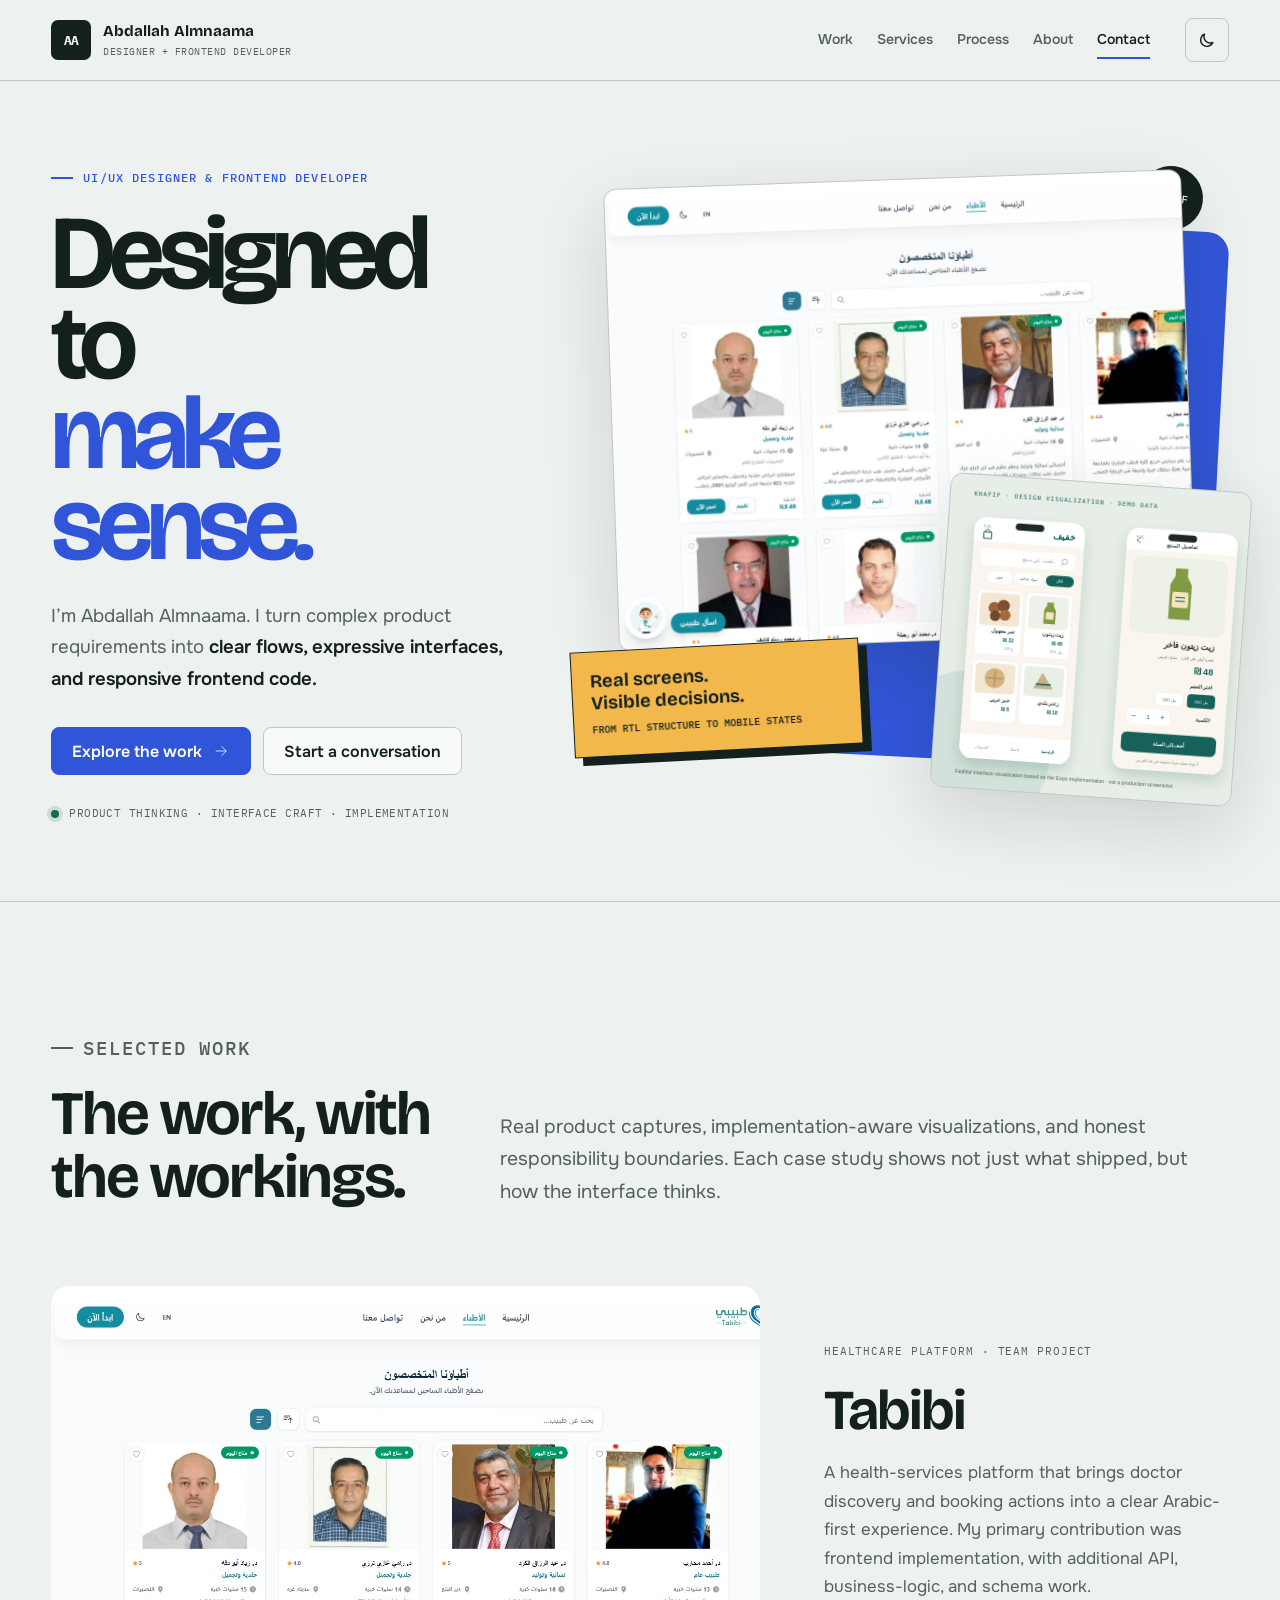
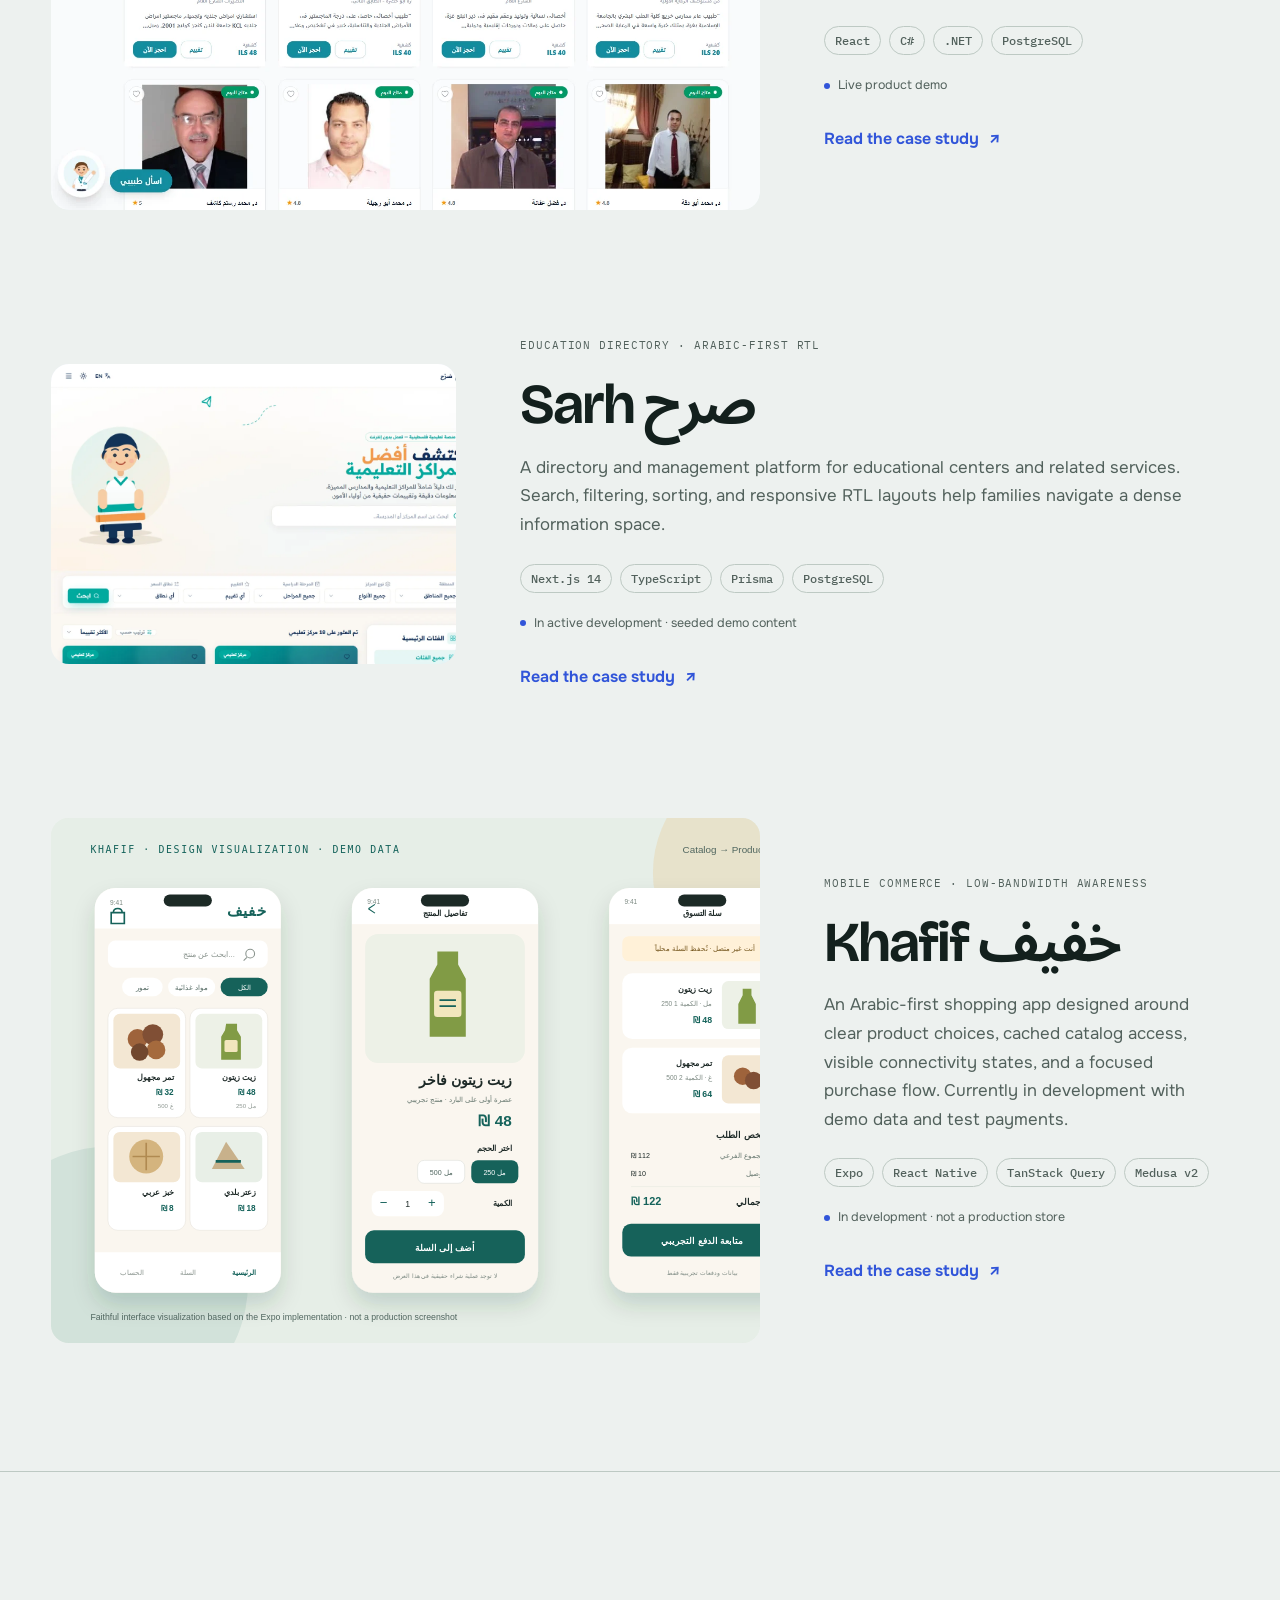
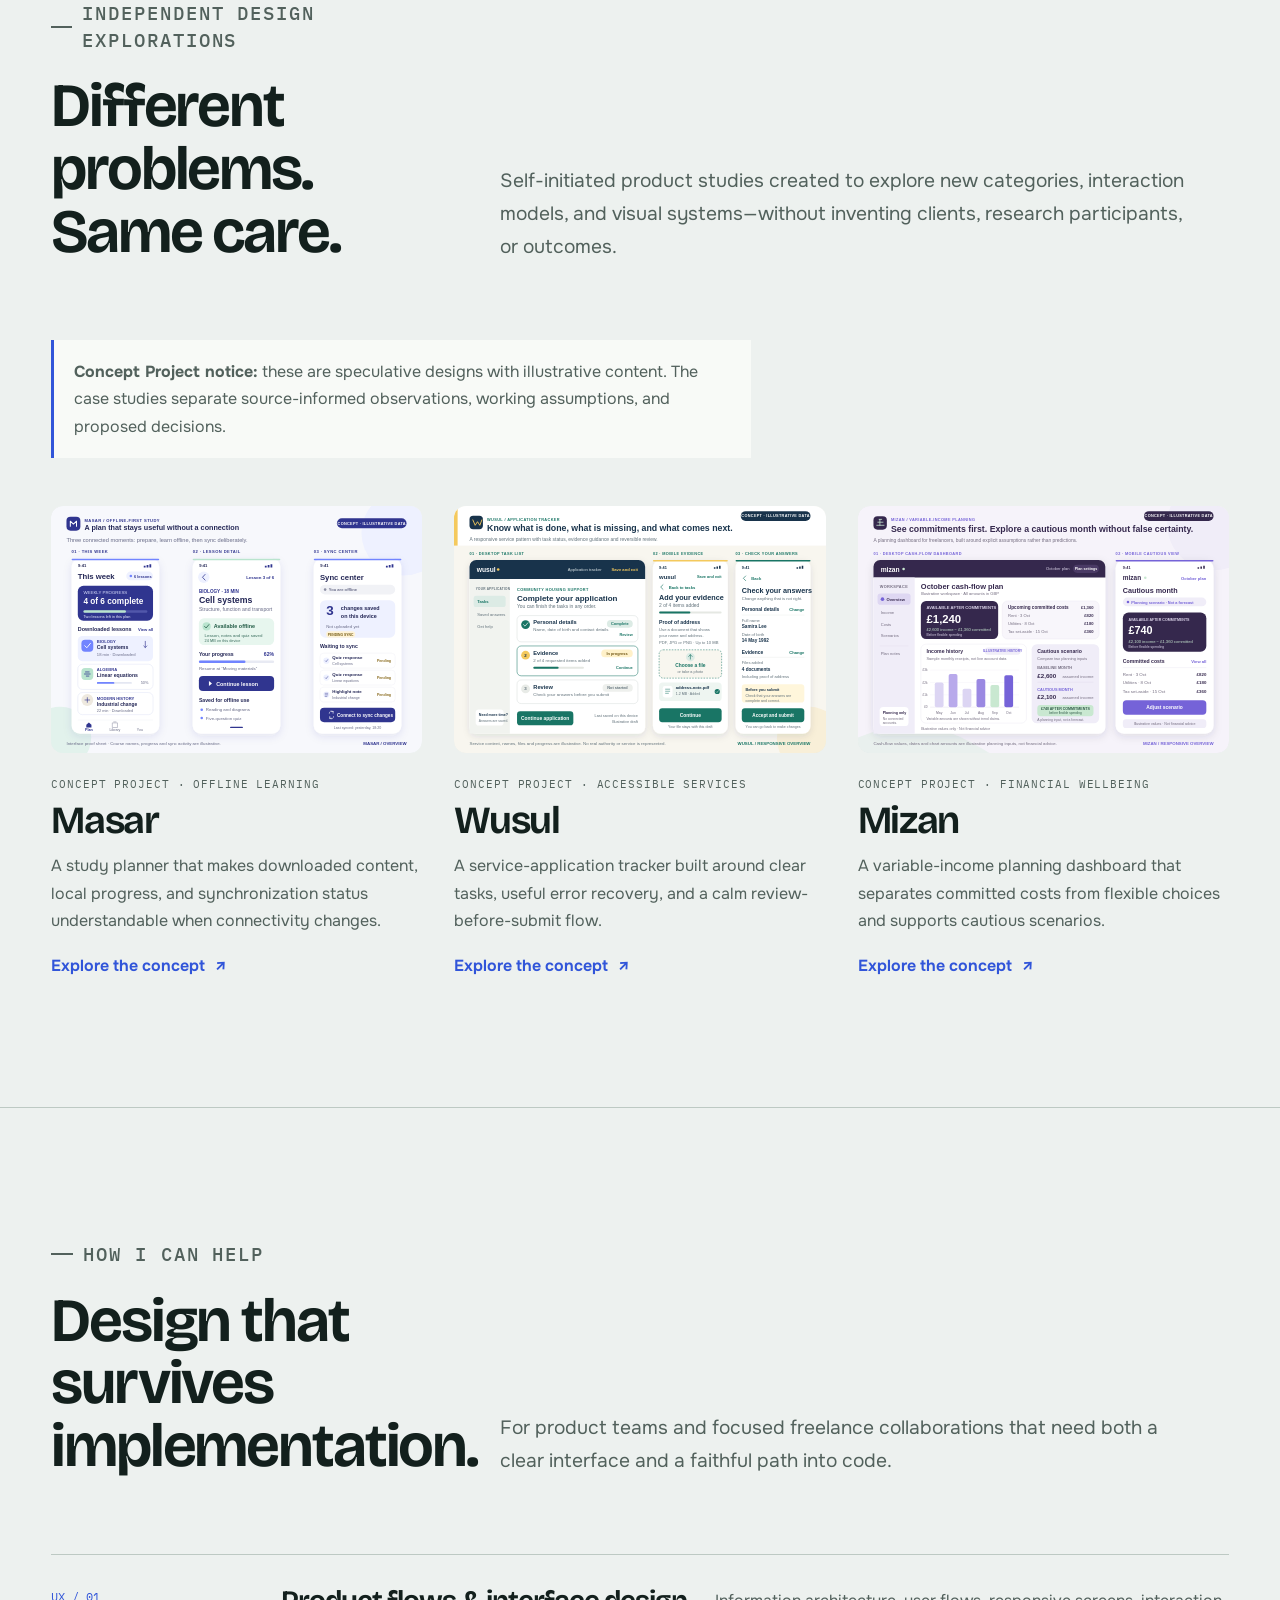
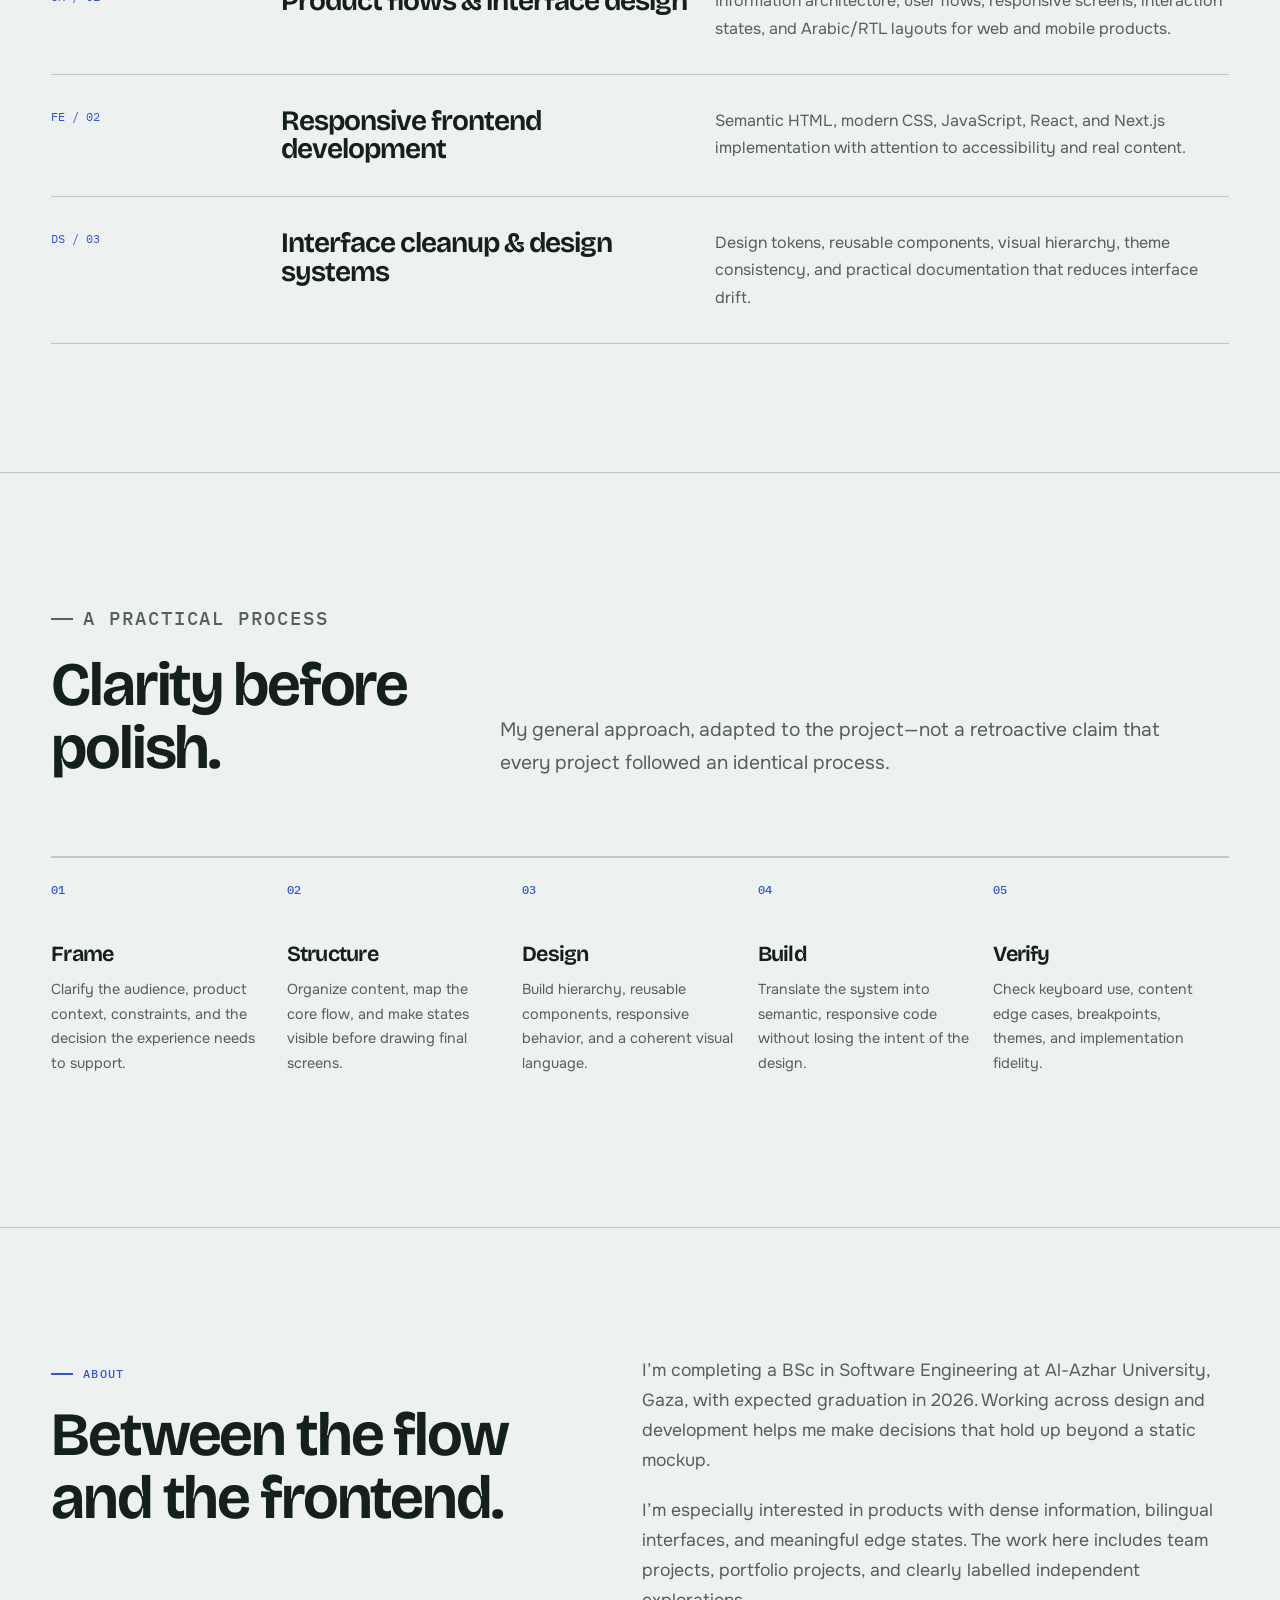
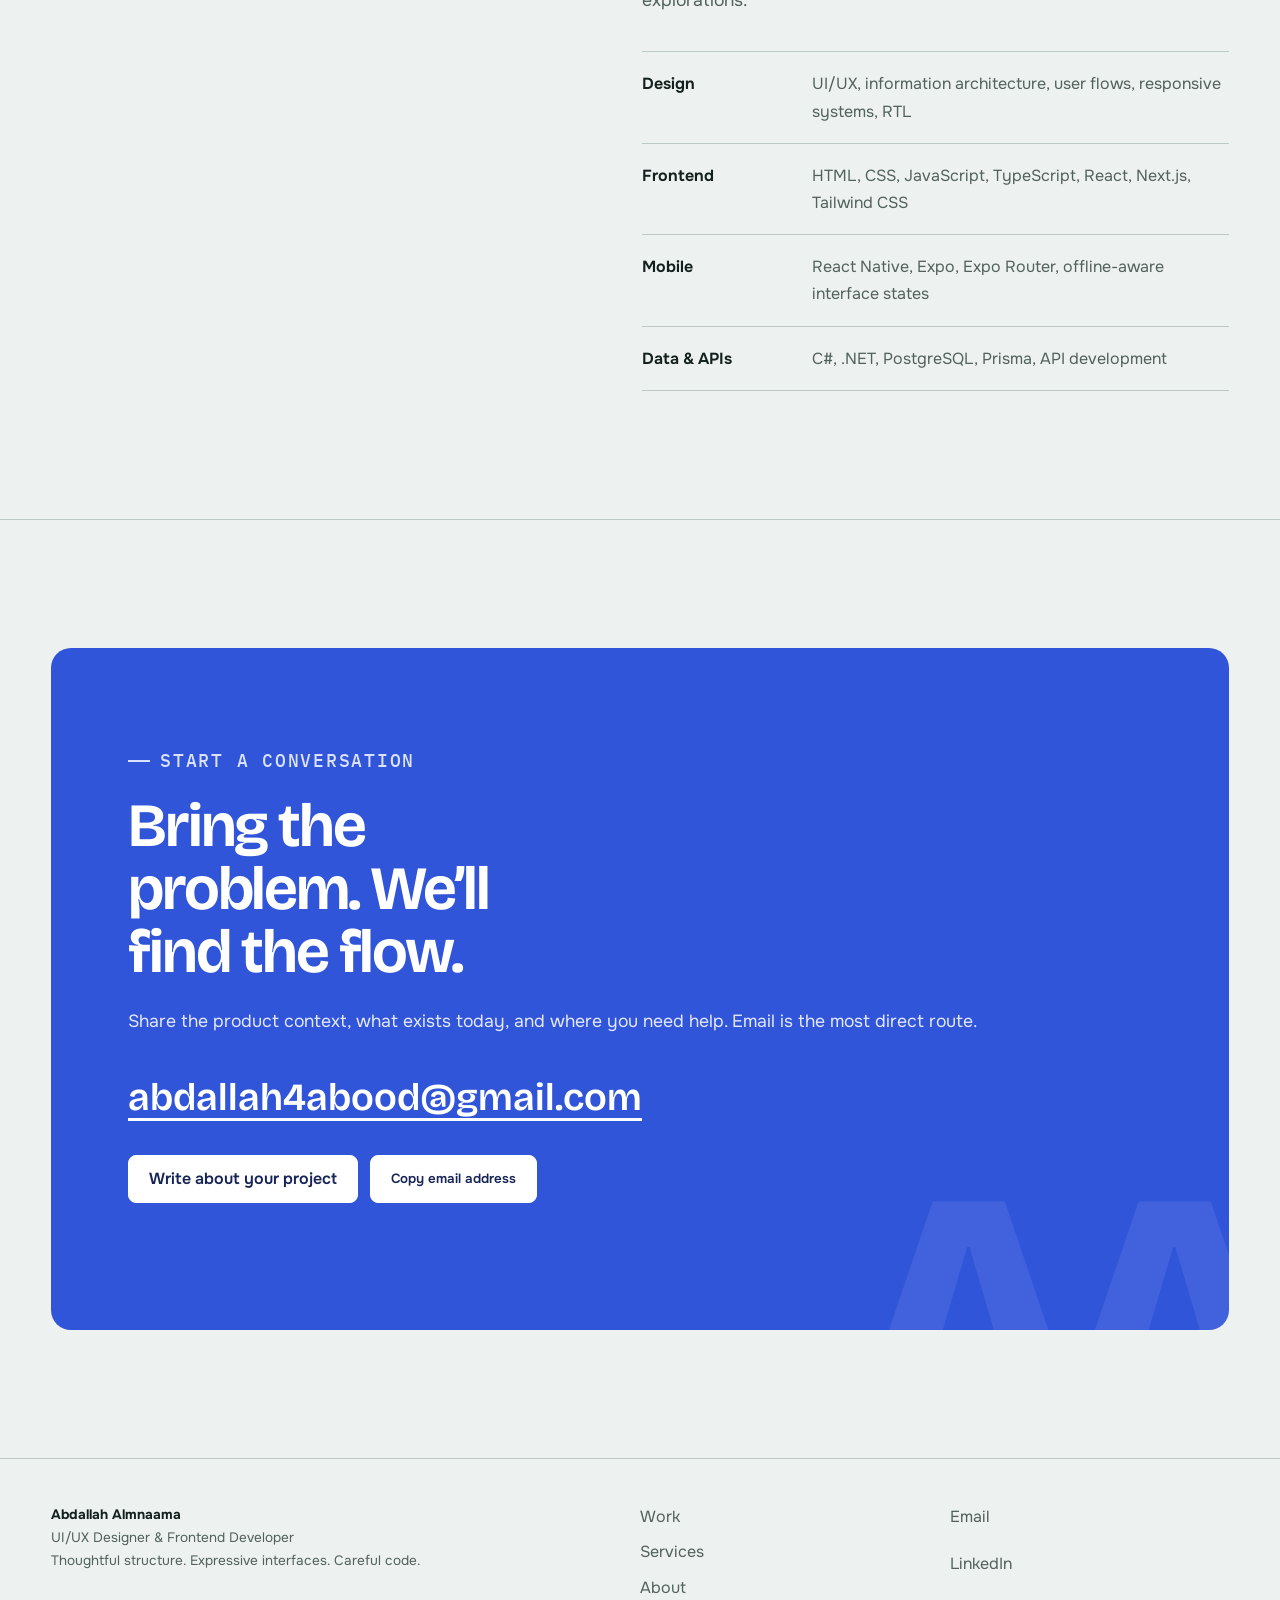
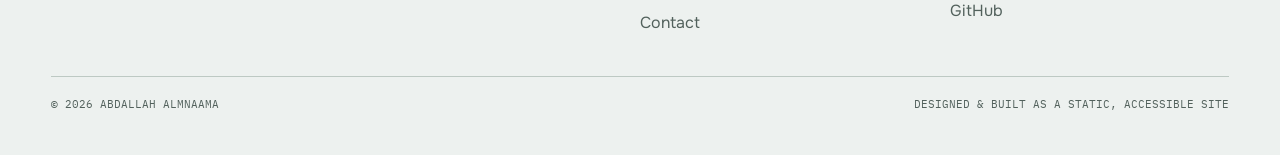
<file: index.html>
<!doctype html>
<html lang="en" data-theme="light">
<head>
  <meta charset="utf-8">
  <meta name="viewport" content="width=device-width, initial-scale=1">
  <title>Abdallah Almnaama — UI/UX Designer & Frontend Developer</title>
  <meta name="description" content="Portfolio of Abdallah Almnaama, UI/UX designer and frontend developer. Explore visual case studies across healthcare, education, mobile commerce, and independent product concepts.">
  <meta name="theme-color" content="#edf1ef">
  <link rel="canonical" href="https://abdallah4abood-spec.github.io/portfolio-UI-UX-Designer/">
  <meta property="og:type" content="website">
  <meta property="og:url" content="https://abdallah4abood-spec.github.io/portfolio-UI-UX-Designer/">
  <meta property="og:title" content="Abdallah Almnaama — Designed to make sense.">
  <meta property="og:description" content="UI/UX design and frontend development, from product structure to responsive implementation.">
  <meta property="og:image" content="https://abdallah4abood-spec.github.io/portfolio-UI-UX-Designer/assets/og-image.png">
  <meta name="twitter:card" content="summary_large_image">
  <link rel="icon" href="assets/favicon.svg" type="image/svg+xml">
  <link rel="preconnect" href="https://fonts.googleapis.com">
  <link rel="preconnect" href="https://fonts.gstatic.com" crossorigin>
  <link href="https://fonts.googleapis.com/css2?family=Bricolage+Grotesque:opsz,wght@12..96,500;12..96,600;12..96,700&family=IBM+Plex+Mono:wght@400;500&family=Noto+Sans+Arabic:wght@400;600;700&family=Onest:wght@400;500;600;700&display=swap" rel="stylesheet">
  <script>try{var t=localStorage.getItem('theme')||(matchMedia('(prefers-color-scheme: dark)').matches?'dark':'light');document.documentElement.dataset.theme=t}catch(e){}document.documentElement.classList.add('js')</script>
  <link rel="stylesheet" href="css/style.css">
  <script src="js/main.js" defer></script>
</head>
<body id="top">
  <a class="skip-link" href="#main">Skip to content</a>
  <header class="site-header">
    <div class="shell header-inner">
      <a class="brand" href="#top" aria-label="Abdallah Almnaama, home">
        <span class="brand-mark" aria-hidden="true">AA</span>
        <span class="brand-copy"><strong>Abdallah Almnaama</strong><small>Designer + Frontend Developer</small></span>
      </a>
      <nav class="site-nav" id="nav" aria-label="Primary navigation">
        <a href="#work">Work</a><a href="#services">Services</a><a href="#process">Process</a><a href="#about">About</a><a href="#contact">Contact</a>
      </nav>
      <button class="icon-button" id="theme" type="button" aria-label="Switch to dark theme" aria-pressed="false">
        <svg class="moon-icon" viewBox="0 0 24 24" aria-hidden="true"><path d="M20 14.5A8 8 0 0 1 9.5 4a8 8 0 1 0 10.5 10.5z"/></svg>
        <svg class="sun-icon" viewBox="0 0 24 24" aria-hidden="true"><circle cx="12" cy="12" r="4"/><path d="M12 2v2M12 20v2M4.9 4.9l1.4 1.4M17.7 17.7l1.4 1.4M2 12h2M20 12h2M4.9 19.1l1.4-1.4M17.7 6.3l1.4-1.4"/></svg>
      </button>
      <button class="icon-button menu-toggle" id="menu" type="button" aria-label="Open navigation" aria-expanded="false" aria-controls="nav">
        <svg viewBox="0 0 24 24" aria-hidden="true"><path d="M4 7h16M4 12h16M4 17h16"/></svg>
      </button>
    </div>
  </header>

  <main id="main">
    <section class="shell hero" aria-labelledby="hero-title">
      <div class="hero-copy">
        <p class="eyebrow">UI/UX designer &amp; frontend developer</p>
        <h1 id="hero-title">Designed to <span>make sense.</span></h1>
        <p class="hero-lede">I’m Abdallah Almnaama. I turn complex product requirements into <strong>clear flows, expressive interfaces, and responsive frontend code.</strong></p>
        <div class="actions">
          <a class="button button--primary" href="#work">Explore the work <svg viewBox="0 0 24 24" fill="none" stroke="currentColor" aria-hidden="true"><path d="M5 12h14M13 6l6 6-6 6"/></svg></a>
          <a class="button" href="mailto:abdallah4abood@gmail.com">Start a conversation</a>
        </div>
        <p class="hero-footnote">Product thinking · interface craft · implementation</p>
      </div>
      <div class="proof-stage" aria-label="A proof sheet composed of a genuine Tabibi product capture and a Khafif interface visualization">
        <span class="proof-pin" aria-hidden="true">PROOF</span>
        <div class="proof-sheet proof-sheet--main">
          <img src="assets/projects/tabibi-doctors.webp" width="1440" height="1000" alt="Tabibi Arabic doctor directory with search, specialty controls, pricing, and booking actions">
        </div>
        <div class="proof-sheet proof-sheet--detail">
          <img src="assets/projects/khafif-screens.svg" width="1440" height="960" alt="Khafif Arabic catalog, product detail, and cart interface visualization">
        </div>
        <div class="proof-label" aria-hidden="true"><strong>Real screens.<br>Visible decisions.</strong><span>From RTL structure to mobile states</span></div>
      </div>
    </section>

    <section class="section" id="work" aria-labelledby="work-title">
      <div class="shell">
        <div class="section-head">
          <div><p class="eyebrow">Selected work</p><h2 id="work-title">The work, with the workings.</h2></div>
          <p>Real product captures, implementation-aware visualizations, and honest responsibility boundaries. Each case study shows not just what shipped, but how the interface thinks.</p>
        </div>
        <div class="work-list">
          <article class="project-feature">
            <a href="projects/tabibi.html" aria-label="Read the Tabibi case study">
              <div class="project-visual project-visual--tabibi"><img src="assets/projects/tabibi-doctors.webp" width="1440" height="1000" loading="lazy" alt="Genuine Tabibi Arabic RTL doctor directory capture"></div>
            </a>
            <div class="project-copy">
              <span class="project-index">Healthcare platform · Team project</span>
              <h3><a class="project-title-link" href="projects/tabibi.html">Tabibi</a></h3>
              <p>A health-services platform that brings doctor discovery and booking actions into a clear Arabic-first experience. My primary contribution was frontend implementation, with additional API, business-logic, and schema work.</p>
              <ul class="pill-list" aria-label="Technologies"><li>React</li><li>C#</li><li>.NET</li><li>PostgreSQL</li></ul>
              <span class="project-status">Live product demo</span><br>
              <a class="text-link" href="projects/tabibi.html">Read the case study</a>
            </div>
          </article>

          <article class="project-feature">
            <a href="projects/sarh.html" aria-label="Read the Sarh case study">
              <div class="project-visual project-visual--sarh"><img src="assets/projects/sarh-centers.webp" width="1180" height="820" loading="lazy" alt="Sarh Arabic educational directory with search and category filters"></div>
            </a>
            <div class="project-copy">
              <span class="project-index">Education directory · Arabic-first RTL</span>
              <h3><a class="project-title-link" href="projects/sarh.html">Sarh <span lang="ar" dir="rtl">صرح</span></a></h3>
              <p>A directory and management platform for educational centers and related services. Search, filtering, sorting, and responsive RTL layouts help families navigate a dense information space.</p>
              <ul class="pill-list" aria-label="Technologies"><li>Next.js 14</li><li>TypeScript</li><li>Prisma</li><li>PostgreSQL</li></ul>
              <span class="project-status">In active development · seeded demo content</span><br>
              <a class="text-link" href="projects/sarh.html">Read the case study</a>
            </div>
          </article>

          <article class="project-feature">
            <a href="projects/khafif.html" aria-label="Read the Khafif case study">
              <div class="project-visual project-visual--khafif"><img src="assets/projects/khafif-screens.svg" width="1440" height="960" loading="lazy" alt="Khafif design visualization showing Arabic catalog, product detail, and cart screens"></div>
            </a>
            <div class="project-copy">
              <span class="project-index">Mobile commerce · Low-bandwidth awareness</span>
              <h3><a class="project-title-link" href="projects/khafif.html">Khafif <span lang="ar" dir="rtl">خفيف</span></a></h3>
              <p>An Arabic-first shopping app designed around clear product choices, cached catalog access, visible connectivity states, and a focused purchase flow. Currently in development with demo data and test payments.</p>
              <ul class="pill-list" aria-label="Technologies"><li>Expo</li><li>React Native</li><li>TanStack Query</li><li>Medusa v2</li></ul>
              <span class="project-status">In development · not a production store</span><br>
              <a class="text-link" href="projects/khafif.html">Read the case study</a>
            </div>
          </article>
        </div>
      </div>
    </section>

    <section class="section" id="concepts" aria-labelledby="concepts-title">
      <div class="shell">
        <div class="section-head">
          <div><p class="eyebrow">Independent design explorations</p><h2 id="concepts-title">Different problems. Same care.</h2></div>
          <p>Self-initiated product studies created to explore new categories, interaction models, and visual systems—without inventing clients, research participants, or outcomes.</p>
        </div>
        <p class="concept-note"><strong>Concept Project notice:</strong> these are speculative designs with illustrative content. The case studies separate source-informed observations, working assumptions, and proposed decisions.</p>
        <div class="concept-grid">
          <article class="concept-card">
            <a href="projects/masar.html">
              <div class="concept-visual"><img src="assets/concepts/masar-overview.svg" width="1440" height="960" loading="lazy" alt="Masar concept screens for an offline-first weekly study planner"></div>
              <span class="project-index">Concept Project · Offline learning</span>
              <h3>Masar</h3>
              <p>A study planner that makes downloaded content, local progress, and synchronization status understandable when connectivity changes.</p>
              <span class="text-link">Explore the concept</span>
            </a>
          </article>
          <article class="concept-card">
            <a href="projects/wusul.html">
              <div class="concept-visual"><img src="assets/concepts/wusul-overview.svg" width="1440" height="960" loading="lazy" alt="Wusul concept screens for tracking and reviewing a public-service application"></div>
              <span class="project-index">Concept Project · Accessible services</span>
              <h3>Wusul</h3>
              <p>A service-application tracker built around clear tasks, useful error recovery, and a calm review-before-submit flow.</p>
              <span class="text-link">Explore the concept</span>
            </a>
          </article>
          <article class="concept-card">
            <a href="projects/mizan.html">
              <div class="concept-visual"><img src="assets/concepts/mizan-overview.svg" width="1440" height="960" loading="lazy" alt="Mizan concept dashboard for planning around variable freelance income"></div>
              <span class="project-index">Concept Project · Financial wellbeing</span>
              <h3>Mizan</h3>
              <p>A variable-income planning dashboard that separates committed costs from flexible choices and supports cautious scenarios.</p>
              <span class="text-link">Explore the concept</span>
            </a>
          </article>
        </div>
      </div>
    </section>

    <section class="section" id="services" aria-labelledby="services-title">
      <div class="shell">
        <div class="section-head">
          <div><p class="eyebrow">How I can help</p><h2 id="services-title">Design that survives implementation.</h2></div>
          <p>For product teams and focused freelance collaborations that need both a clear interface and a faithful path into code.</p>
        </div>
        <div class="service-list">
          <article class="service-row"><span class="mono">UX / 01</span><h3>Product flows &amp; interface design</h3><p>Information architecture, user flows, responsive screens, interaction states, and Arabic/RTL layouts for web and mobile products.</p></article>
          <article class="service-row"><span class="mono">FE / 02</span><h3>Responsive frontend development</h3><p>Semantic HTML, modern CSS, JavaScript, React, and Next.js implementation with attention to accessibility and real content.</p></article>
          <article class="service-row"><span class="mono">DS / 03</span><h3>Interface cleanup &amp; design systems</h3><p>Design tokens, reusable components, visual hierarchy, theme consistency, and practical documentation that reduces interface drift.</p></article>
        </div>
      </div>
    </section>

    <section class="section" id="process" aria-labelledby="process-title">
      <div class="shell">
        <div class="section-head">
          <div><p class="eyebrow">A practical process</p><h2 id="process-title">Clarity before polish.</h2></div>
          <p>My general approach, adapted to the project—not a retroactive claim that every project followed an identical process.</p>
        </div>
        <ol class="process-list">
          <li><h3>Frame</h3><p>Clarify the audience, product context, constraints, and the decision the experience needs to support.</p></li>
          <li><h3>Structure</h3><p>Organize content, map the core flow, and make states visible before drawing final screens.</p></li>
          <li><h3>Design</h3><p>Build hierarchy, reusable components, responsive behavior, and a coherent visual language.</p></li>
          <li><h3>Build</h3><p>Translate the system into semantic, responsive code without losing the intent of the design.</p></li>
          <li><h3>Verify</h3><p>Check keyboard use, content edge cases, breakpoints, themes, and implementation fidelity.</p></li>
        </ol>
      </div>
    </section>

    <section class="section" id="about" aria-labelledby="about-title">
      <div class="shell about-grid">
        <div><p class="eyebrow">About</p><h2 id="about-title">Between the flow and the frontend.</h2></div>
        <div class="about-copy">
          <p>I’m completing a BSc in Software Engineering at Al-Azhar University, Gaza, with expected graduation in 2026. Working across design and development helps me make decisions that hold up beyond a static mockup.</p>
          <p>I’m especially interested in products with dense information, bilingual interfaces, and meaningful edge states. The work here includes team projects, portfolio projects, and clearly labelled independent explorations.</p>
          <dl class="capability-list">
            <div><dt>Design</dt><dd>UI/UX, information architecture, user flows, responsive systems, RTL</dd></div>
            <div><dt>Frontend</dt><dd>HTML, CSS, JavaScript, TypeScript, React, Next.js, Tailwind CSS</dd></div>
            <div><dt>Mobile</dt><dd>React Native, Expo, Expo Router, offline-aware interface states</dd></div>
            <div><dt>Data &amp; APIs</dt><dd>C#, .NET, PostgreSQL, Prisma, API development</dd></div>
          </dl>
        </div>
      </div>
    </section>

    <section class="section" id="contact" aria-labelledby="contact-title">
      <div class="shell">
        <div class="contact-panel">
          <p class="eyebrow">Start a conversation</p>
          <h2 id="contact-title">Bring the problem. We’ll find the flow.</h2>
          <p>Share the product context, what exists today, and where you need help. Email is the most direct route.</p>
          <a class="contact-email" href="mailto:abdallah4abood@gmail.com">abdallah4abood@gmail.com</a>
          <div class="actions">
            <a class="button" href="mailto:abdallah4abood@gmail.com?subject=Project%20inquiry">Write about your project</a>
            <button class="button" type="button" data-copy-email="abdallah4abood@gmail.com">Copy email address</button>
          </div>
          <p class="copy-status" id="copy-status" role="status" aria-live="polite"></p>
        </div>
      </div>
    </section>
  </main>

  <footer class="site-footer">
    <div class="shell">
      <div class="footer-grid">
        <div><p><strong>Abdallah Almnaama</strong><br>UI/UX Designer &amp; Frontend Developer<br>Thoughtful structure. Expressive interfaces. Careful code.</p></div>
        <ul class="footer-links" aria-label="Footer navigation"><li><a href="#work">Work</a></li><li><a href="#services">Services</a></li><li><a href="#about">About</a></li><li><a href="#contact">Contact</a></li></ul>
        <ul class="footer-links" aria-label="Social links"><li><a href="mailto:abdallah4abood@gmail.com">Email</a></li><li><a href="https://www.linkedin.com/in/abdallah-almnaama-7575a737b/" target="_blank" rel="noopener">LinkedIn</a></li><li><a href="https://github.com/abdallah4abood-spec" target="_blank" rel="noopener">GitHub</a></li></ul>
      </div>
      <div class="footer-bottom"><span>© <span id="year">2026</span> Abdallah Almnaama</span><span>Designed &amp; built as a static, accessible site</span></div>
    </div>
  </footer>
</body>
</html>
</file>
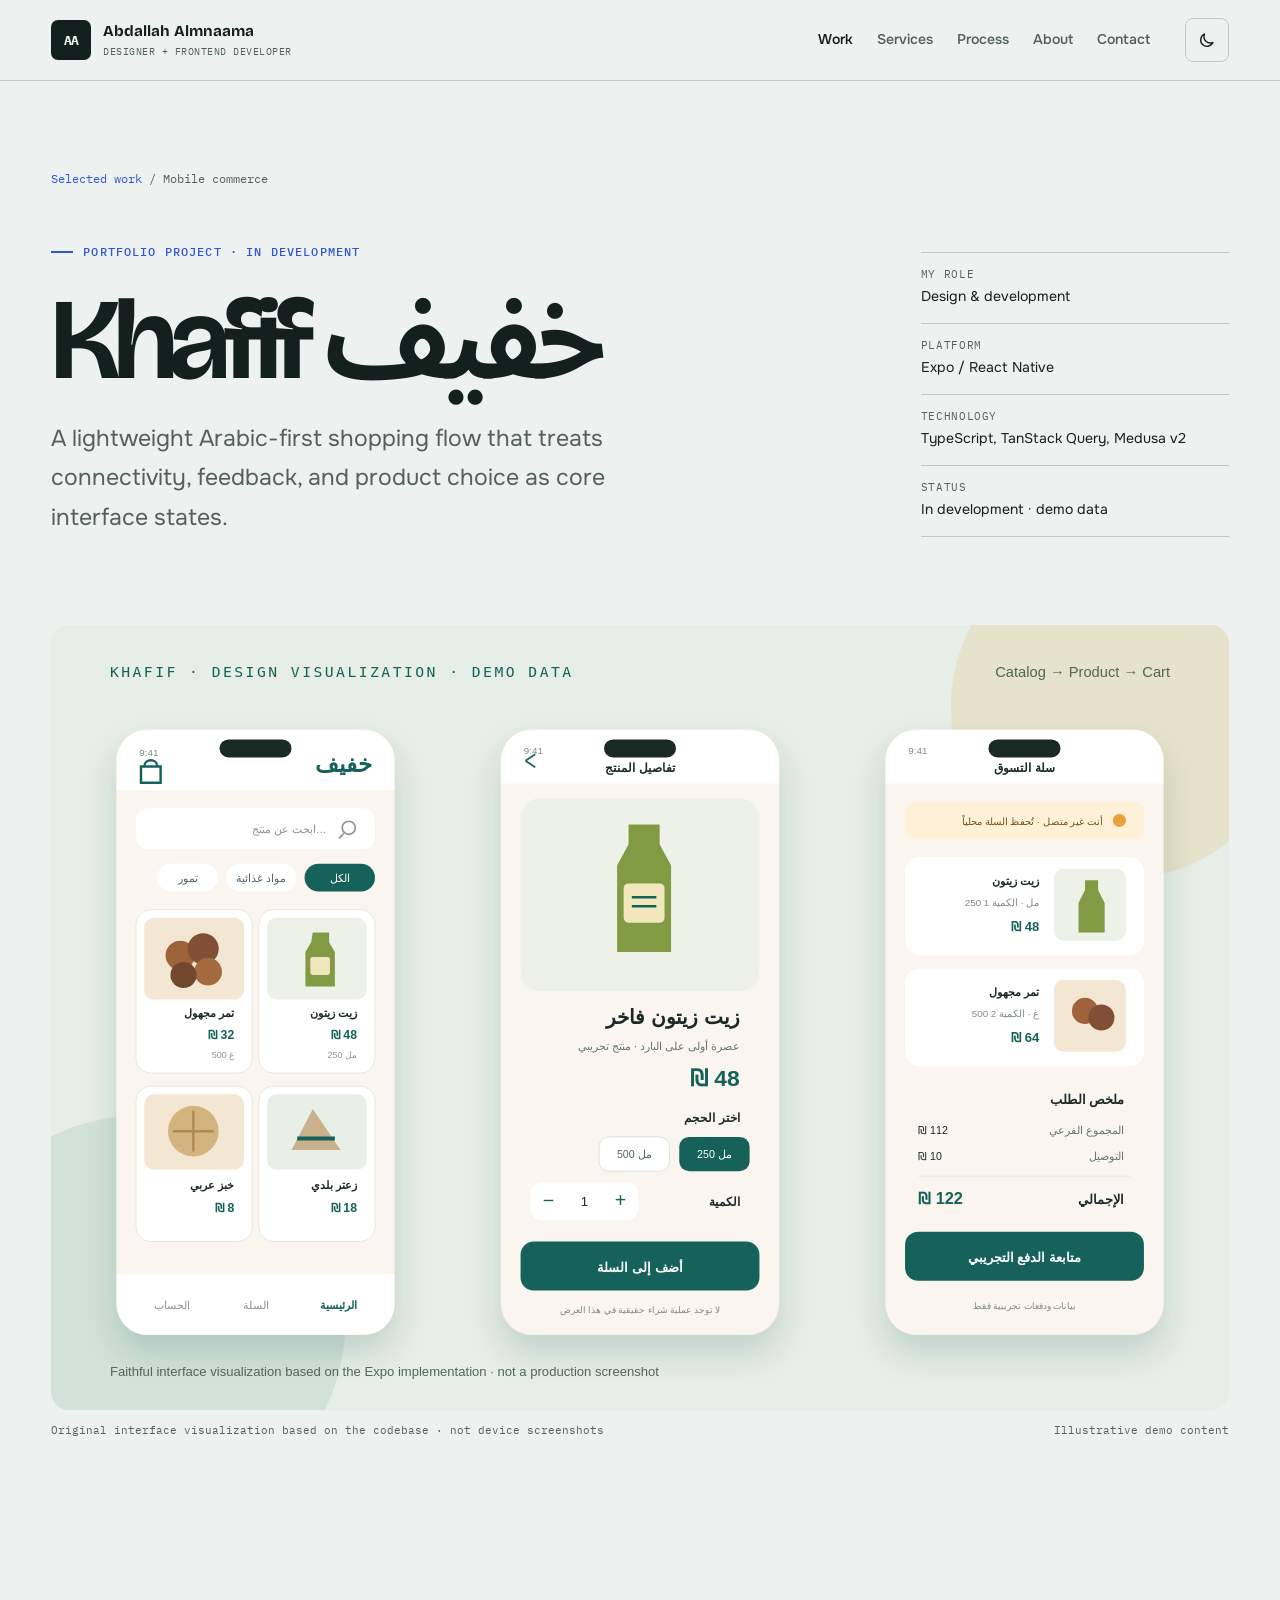
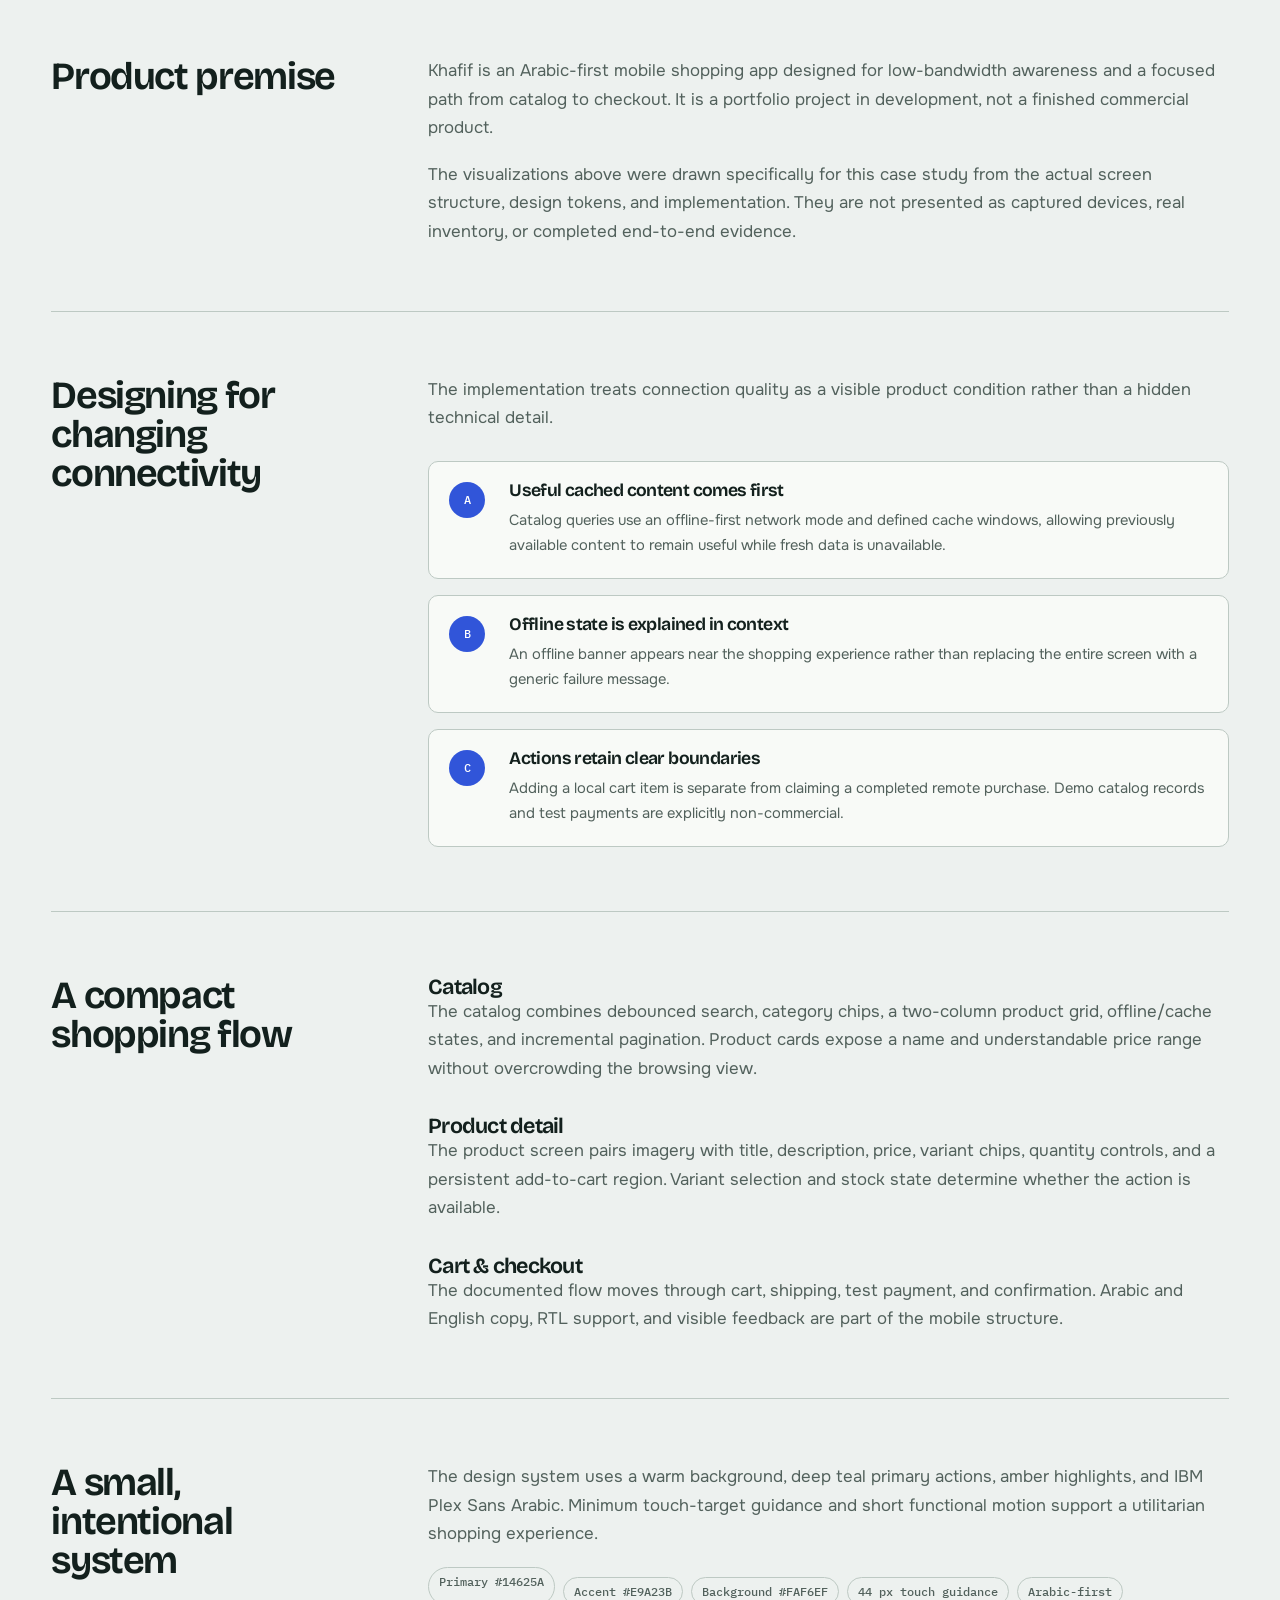
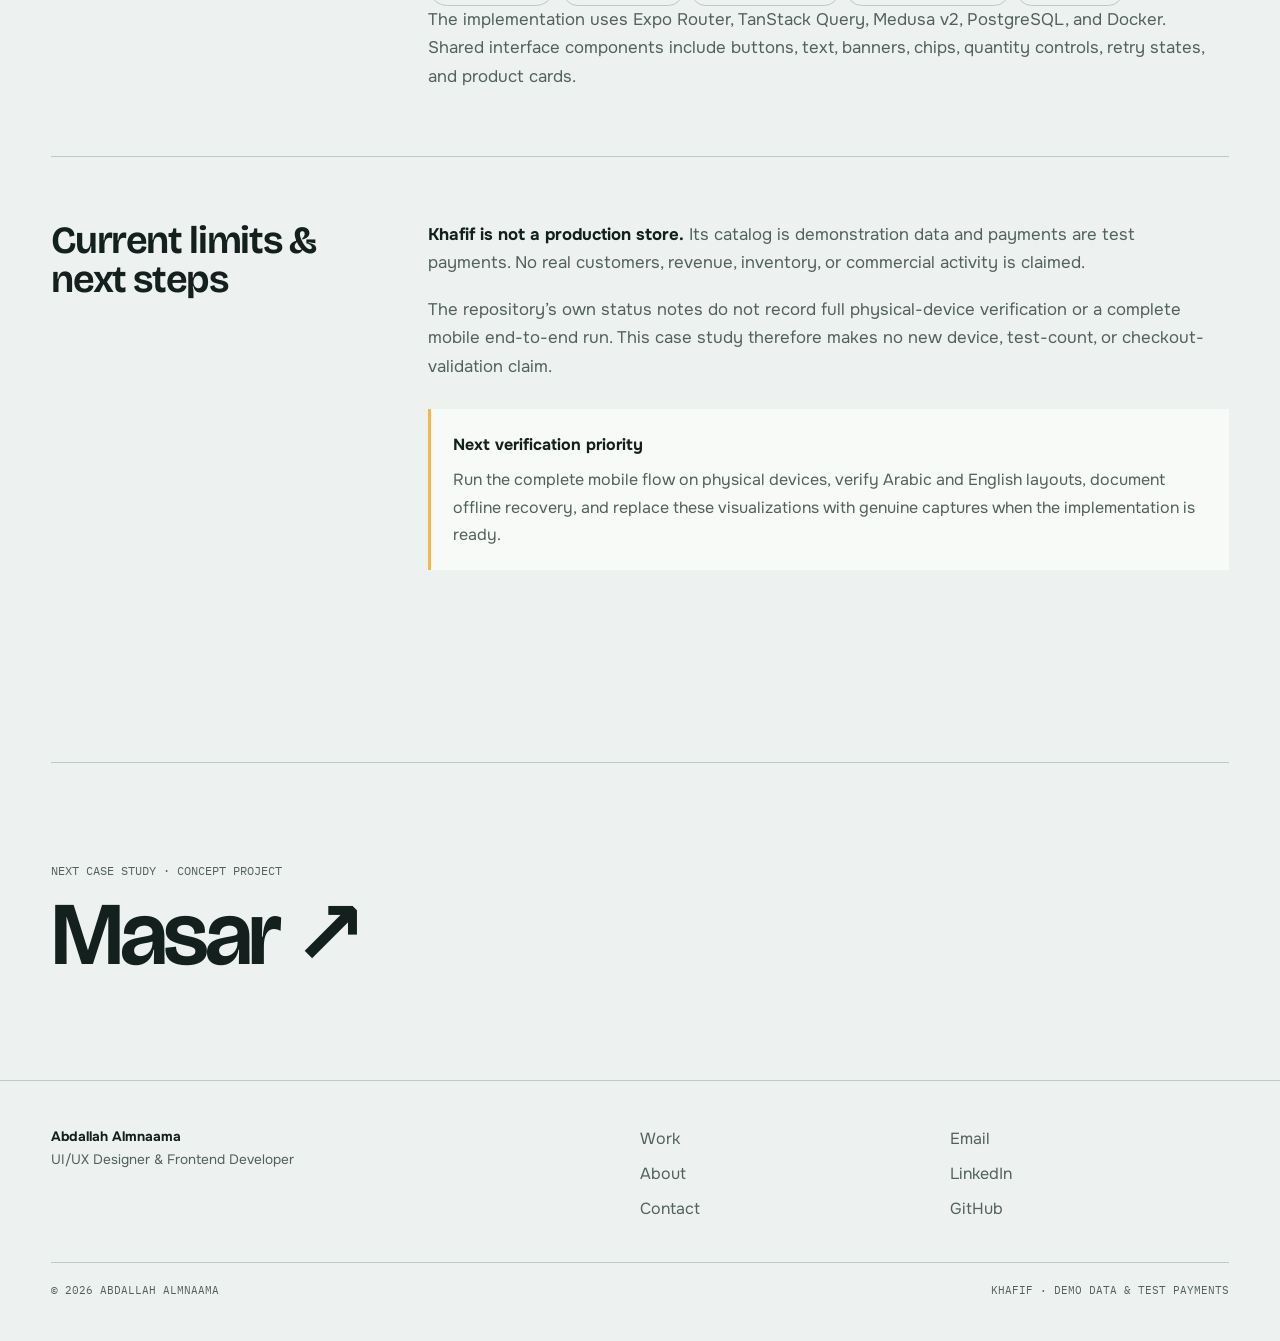
<file: projects/khafif.html>
<!doctype html>
<html lang="en" data-theme="light">
<head>
  <meta charset="utf-8"><meta name="viewport" content="width=device-width, initial-scale=1">
  <title>Khafif — Low-bandwidth mobile commerce case study | Abdallah Almnaama</title>
  <meta name="description" content="Khafif case study: Arabic-first Expo shopping flows, offline-aware states, mobile UI design, and honest in-development boundaries.">
  <meta name="theme-color" content="#edf1ef"><link rel="canonical" href="https://abdallah4abood-spec.github.io/portfolio-UI-UX-Designer/projects/khafif.html">
  <meta property="og:type" content="article"><meta property="og:title" content="Khafif — Mobile commerce case study"><meta property="og:description" content="An implementation-aware visualization of an Arabic-first, low-bandwidth shopping app."><meta property="og:image" content="https://abdallah4abood-spec.github.io/portfolio-UI-UX-Designer/assets/og-image.png"><meta name="twitter:card" content="summary_large_image">
  <link rel="icon" href="../assets/favicon.svg" type="image/svg+xml"><link rel="preconnect" href="https://fonts.googleapis.com"><link rel="preconnect" href="https://fonts.gstatic.com" crossorigin>
  <link href="https://fonts.googleapis.com/css2?family=Bricolage+Grotesque:opsz,wght@12..96,500;12..96,600;12..96,700&family=IBM+Plex+Mono:wght@400;500&family=Noto+Sans+Arabic:wght@400;600;700&family=Onest:wght@400;500;600;700&display=swap" rel="stylesheet">
  <script>try{var t=localStorage.getItem('theme')||(matchMedia('(prefers-color-scheme: dark)').matches?'dark':'light');document.documentElement.dataset.theme=t}catch(e){}document.documentElement.classList.add('js')</script>
  <link rel="stylesheet" href="../css/style.css"><script src="../js/main.js" defer></script>
</head>
<body id="top">
  <a class="skip-link" href="#main">Skip to content</a>
  <header class="site-header"><div class="shell header-inner">
    <a class="brand" href="../index.html" aria-label="Abdallah Almnaama, home"><span class="brand-mark" aria-hidden="true">AA</span><span class="brand-copy"><strong>Abdallah Almnaama</strong><small>Designer + Frontend Developer</small></span></a>
    <nav class="site-nav" id="nav" aria-label="Primary navigation"><a href="../index.html#work" aria-current="true">Work</a><a href="../index.html#services">Services</a><a href="../index.html#process">Process</a><a href="../index.html#about">About</a><a href="../index.html#contact">Contact</a></nav>
    <button class="icon-button" id="theme" type="button" aria-label="Switch to dark theme" aria-pressed="false"><svg class="moon-icon" viewBox="0 0 24 24" aria-hidden="true"><path d="M20 14.5A8 8 0 0 1 9.5 4a8 8 0 1 0 10.5 10.5z"/></svg><svg class="sun-icon" viewBox="0 0 24 24" aria-hidden="true"><circle cx="12" cy="12" r="4"/><path d="M12 2v2M12 20v2M4.9 4.9l1.4 1.4M17.7 17.7l1.4 1.4M2 12h2M20 12h2M4.9 19.1l1.4-1.4M17.7 6.3l1.4-1.4"/></svg></button>
    <button class="icon-button menu-toggle" id="menu" type="button" aria-label="Open navigation" aria-expanded="false" aria-controls="nav"><svg viewBox="0 0 24 24" aria-hidden="true"><path d="M4 7h16M4 12h16M4 17h16"/></svg></button>
  </div></header>

  <main id="main"><article>
    <header class="shell case-hero">
      <p class="breadcrumb"><a href="../index.html#work">Selected work</a> / Mobile commerce</p>
      <div class="case-heading"><div><p class="eyebrow">Portfolio project · In development</p><h1>Khafif <span lang="ar" dir="rtl">خفيف</span></h1><p class="case-kicker">A lightweight Arabic-first shopping flow that treats connectivity, feedback, and product choice as core interface states.</p></div>
      <dl class="case-meta"><div><dt>My role</dt><dd>Design &amp; development</dd></div><div><dt>Platform</dt><dd>Expo / React Native</dd></div><div><dt>Technology</dt><dd>TypeScript, TanStack Query, Medusa v2</dd></div><div><dt>Status</dt><dd>In development · demo data</dd></div></dl></div>
      <figure class="case-cover"><img src="../assets/projects/khafif-screens.svg" width="1440" height="960" alt="Original design visualization of Khafif catalog, product detail, and cart screens based on the implementation"><figcaption class="figure-caption"><span>Original interface visualization based on the codebase · not device screenshots</span><span>Illustrative demo content</span></figcaption></figure>
    </header>

    <div class="shell case-body">
      <section class="case-section"><h2>Product premise</h2><div class="case-content">
        <p>Khafif is an Arabic-first mobile shopping app designed for low-bandwidth awareness and a focused path from catalog to checkout. It is a portfolio project in development, not a finished commercial product.</p>
        <p>The visualizations above were drawn specifically for this case study from the actual screen structure, design tokens, and implementation. They are not presented as captured devices, real inventory, or completed end-to-end evidence.</p>
      </div></section>

      <section class="case-section"><h2>Designing for changing connectivity</h2><div class="case-content">
        <p>The implementation treats connection quality as a visible product condition rather than a hidden technical detail.</p>
        <div class="decision-list">
          <article class="decision"><span class="decision-index">A</span><div><h3>Useful cached content comes first</h3><p>Catalog queries use an offline-first network mode and defined cache windows, allowing previously available content to remain useful while fresh data is unavailable.</p></div></article>
          <article class="decision"><span class="decision-index">B</span><div><h3>Offline state is explained in context</h3><p>An offline banner appears near the shopping experience rather than replacing the entire screen with a generic failure message.</p></div></article>
          <article class="decision"><span class="decision-index">C</span><div><h3>Actions retain clear boundaries</h3><p>Adding a local cart item is separate from claiming a completed remote purchase. Demo catalog records and test payments are explicitly non-commercial.</p></div></article>
        </div>
      </div></section>

      <section class="case-section"><h2>A compact shopping flow</h2><div class="case-content">
        <h3>Catalog</h3><p>The catalog combines debounced search, category chips, a two-column product grid, offline/cache states, and incremental pagination. Product cards expose a name and understandable price range without overcrowding the browsing view.</p>
        <h3>Product detail</h3><p>The product screen pairs imagery with title, description, price, variant chips, quantity controls, and a persistent add-to-cart region. Variant selection and stock state determine whether the action is available.</p>
        <h3>Cart &amp; checkout</h3><p>The documented flow moves through cart, shipping, test payment, and confirmation. Arabic and English copy, RTL support, and visible feedback are part of the mobile structure.</p>
      </div></section>

      <section class="case-section"><h2>A small, intentional system</h2><div class="case-content">
        <p>The design system uses a warm background, deep teal primary actions, amber highlights, and IBM Plex Sans Arabic. Minimum touch-target guidance and short functional motion support a utilitarian shopping experience.</p>
        <ul class="pill-list" aria-label="Design system attributes"><li>Primary #14625A</li><li>Accent #E9A23B</li><li>Background #FAF6EF</li><li>44 px touch guidance</li><li>Arabic-first</li></ul>
        <p>The implementation uses Expo Router, TanStack Query, Medusa v2, PostgreSQL, and Docker. Shared interface components include buttons, text, banners, chips, quantity controls, retry states, and product cards.</p>
      </div></section>

      <section class="case-section"><h2>Current limits &amp; next steps</h2><div class="case-content">
        <p><strong>Khafif is not a production store.</strong> Its catalog is demonstration data and payments are test payments. No real customers, revenue, inventory, or commercial activity is claimed.</p>
        <p>The repository’s own status notes do not record full physical-device verification or a complete mobile end-to-end run. This case study therefore makes no new device, test-count, or checkout-validation claim.</p>
        <div class="boundary-note"><strong>Next verification priority</strong><p>Run the complete mobile flow on physical devices, verify Arabic and English layouts, document offline recovery, and replace these visualizations with genuine captures when the implementation is ready.</p></div>
      </div></section>
    </div>
    <a class="shell next-project" href="masar.html"><span>Next case study · Concept Project</span><strong>Masar ↗</strong></a>
  </article></main>

  <footer class="site-footer"><div class="shell"><div class="footer-grid"><div><p><strong>Abdallah Almnaama</strong><br>UI/UX Designer &amp; Frontend Developer</p></div><ul class="footer-links" aria-label="Footer navigation"><li><a href="../index.html#work">Work</a></li><li><a href="../index.html#about">About</a></li><li><a href="../index.html#contact">Contact</a></li></ul><ul class="footer-links" aria-label="Social links"><li><a href="mailto:abdallah4abood@gmail.com">Email</a></li><li><a href="https://www.linkedin.com/in/abdallah-almnaama-7575a737b/" target="_blank" rel="noopener">LinkedIn</a></li><li><a href="https://github.com/abdallah4abood-spec" target="_blank" rel="noopener">GitHub</a></li></ul></div><div class="footer-bottom"><span>© <span id="year">2026</span> Abdallah Almnaama</span><span>Khafif · Demo data &amp; test payments</span></div></div></footer>
</body>
</html>
</file>
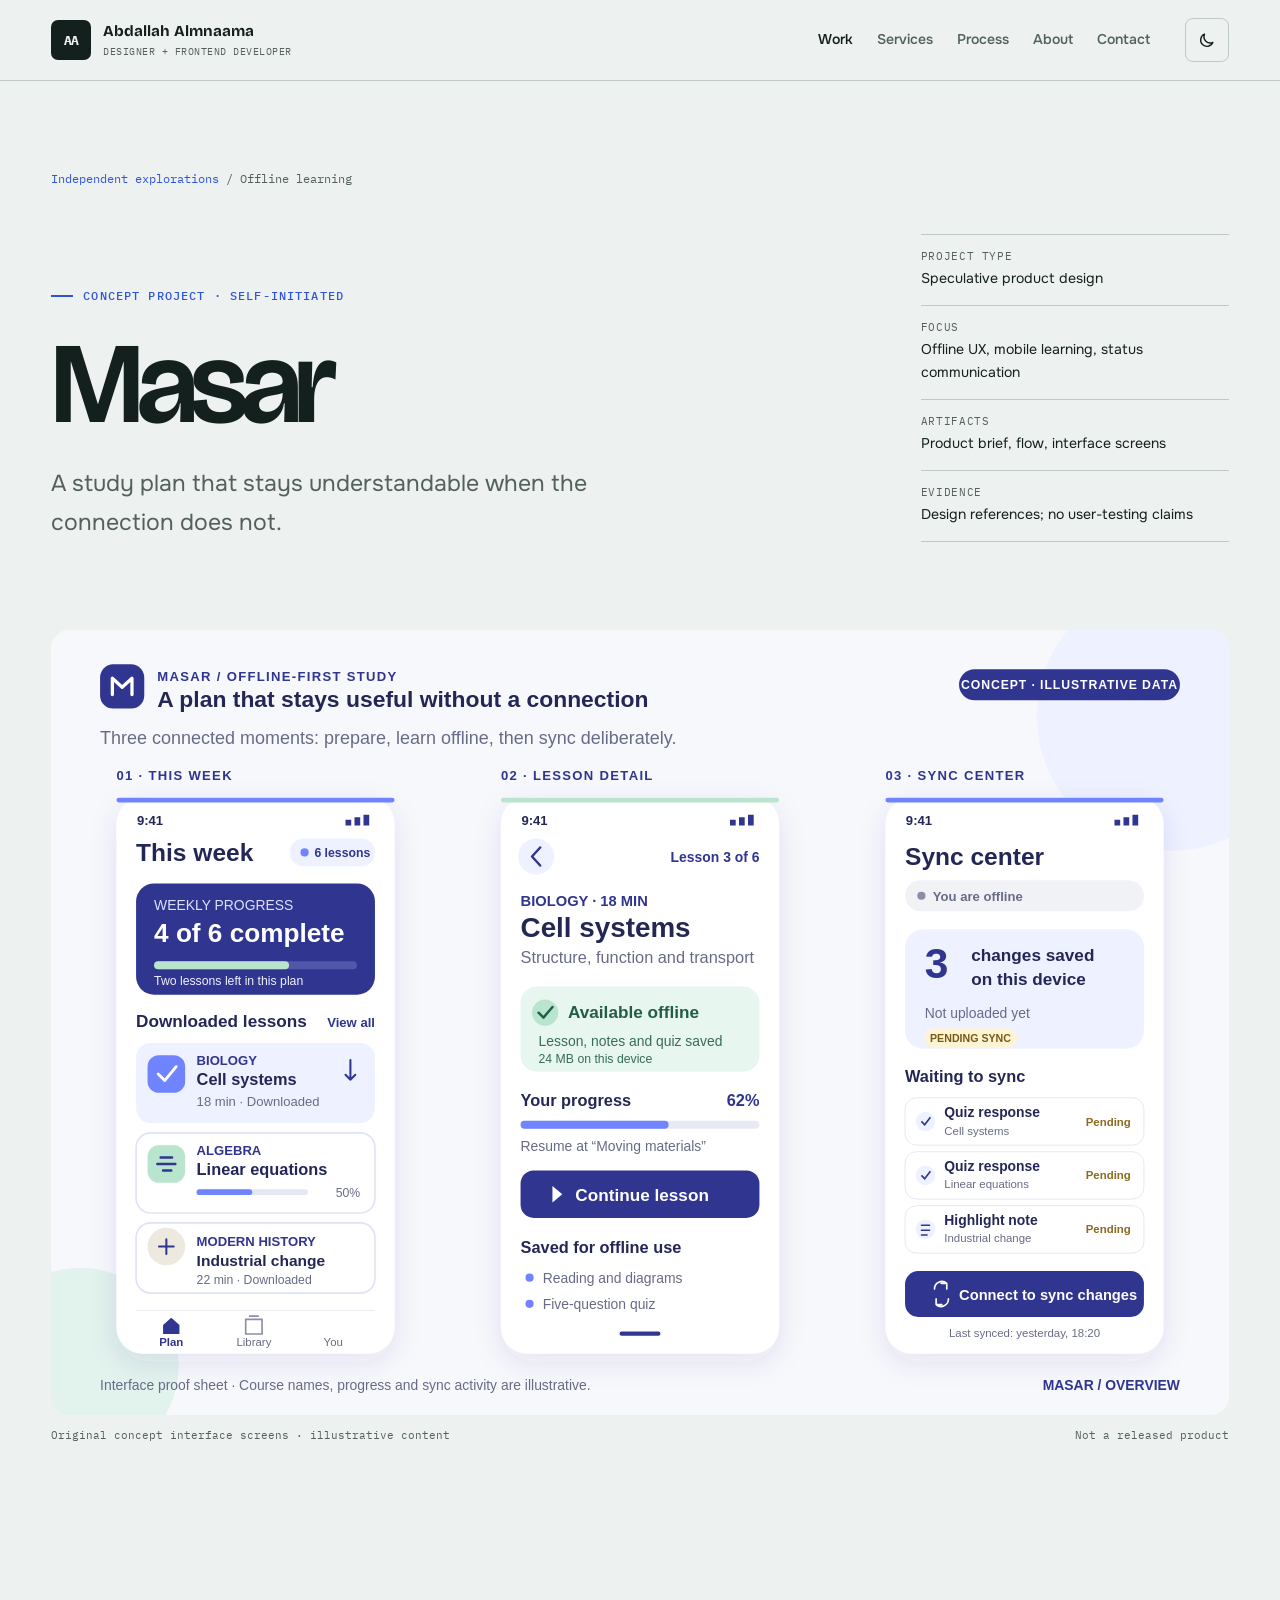
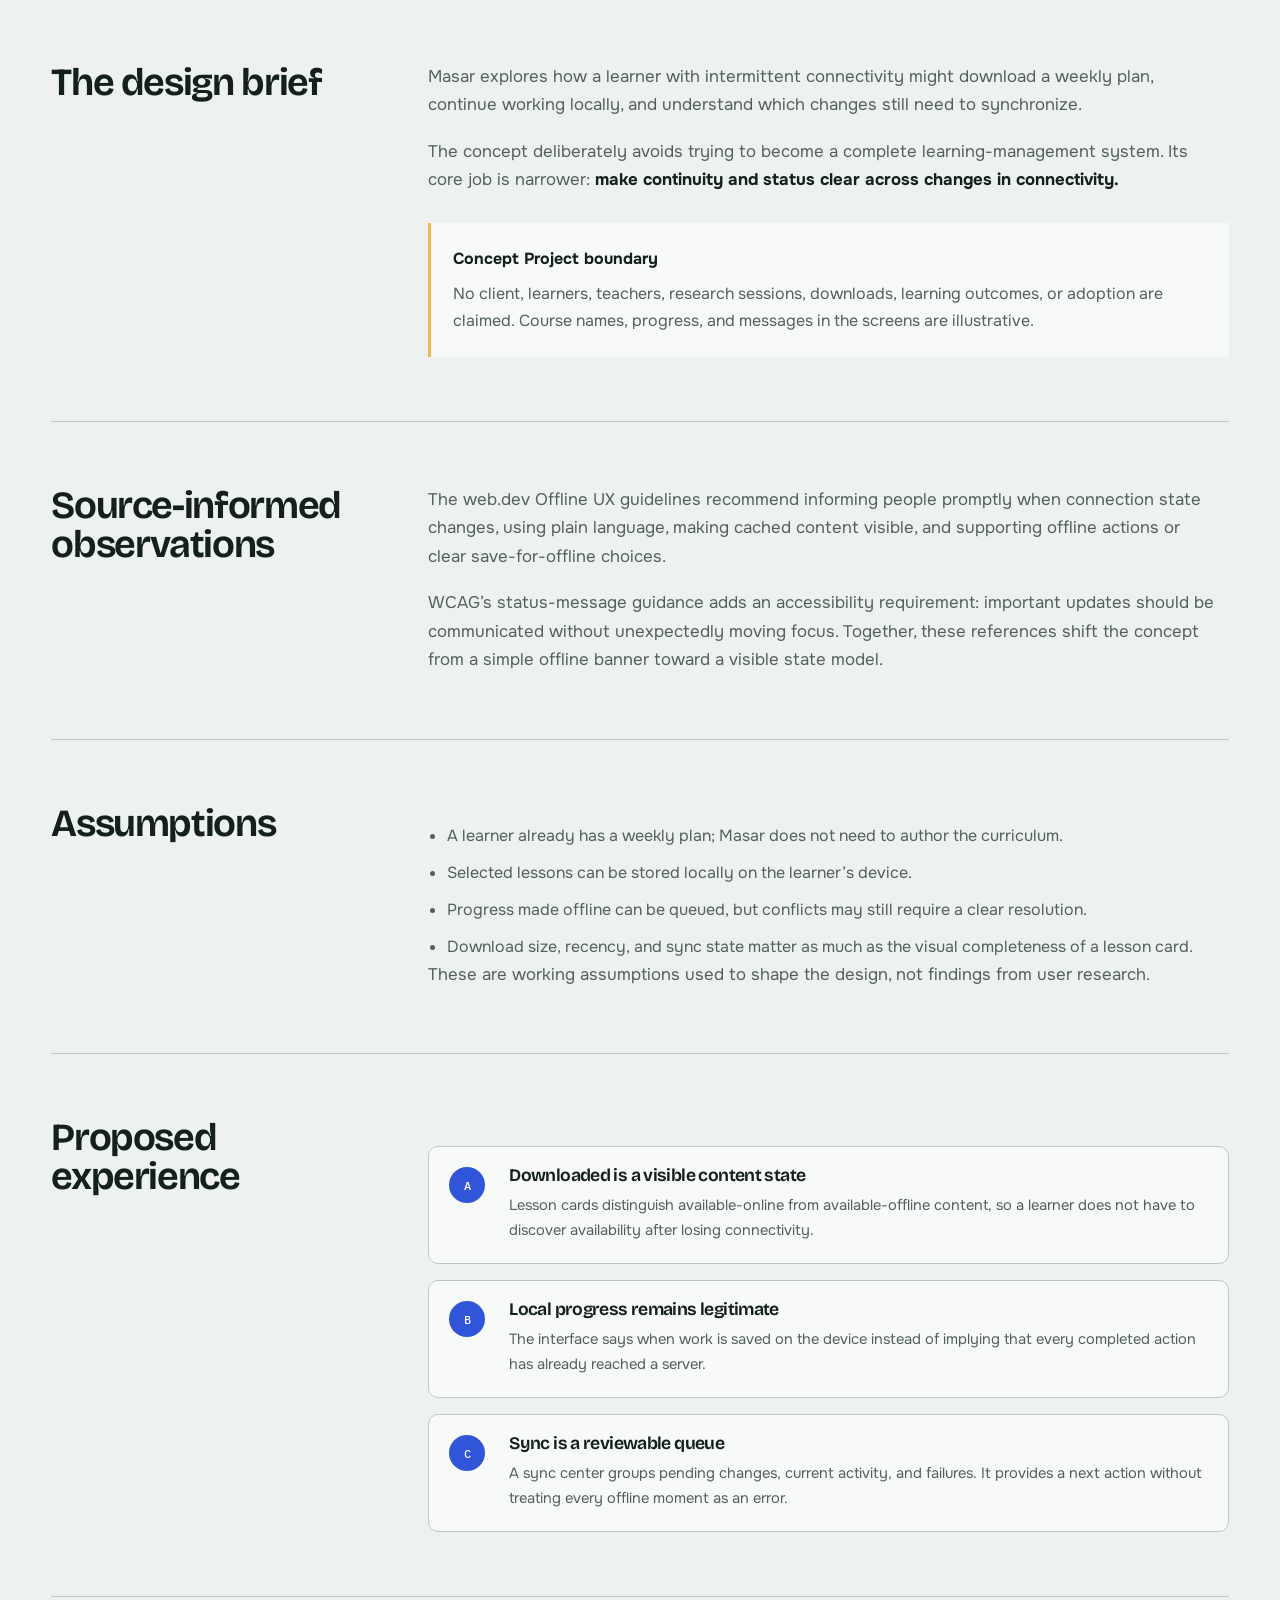
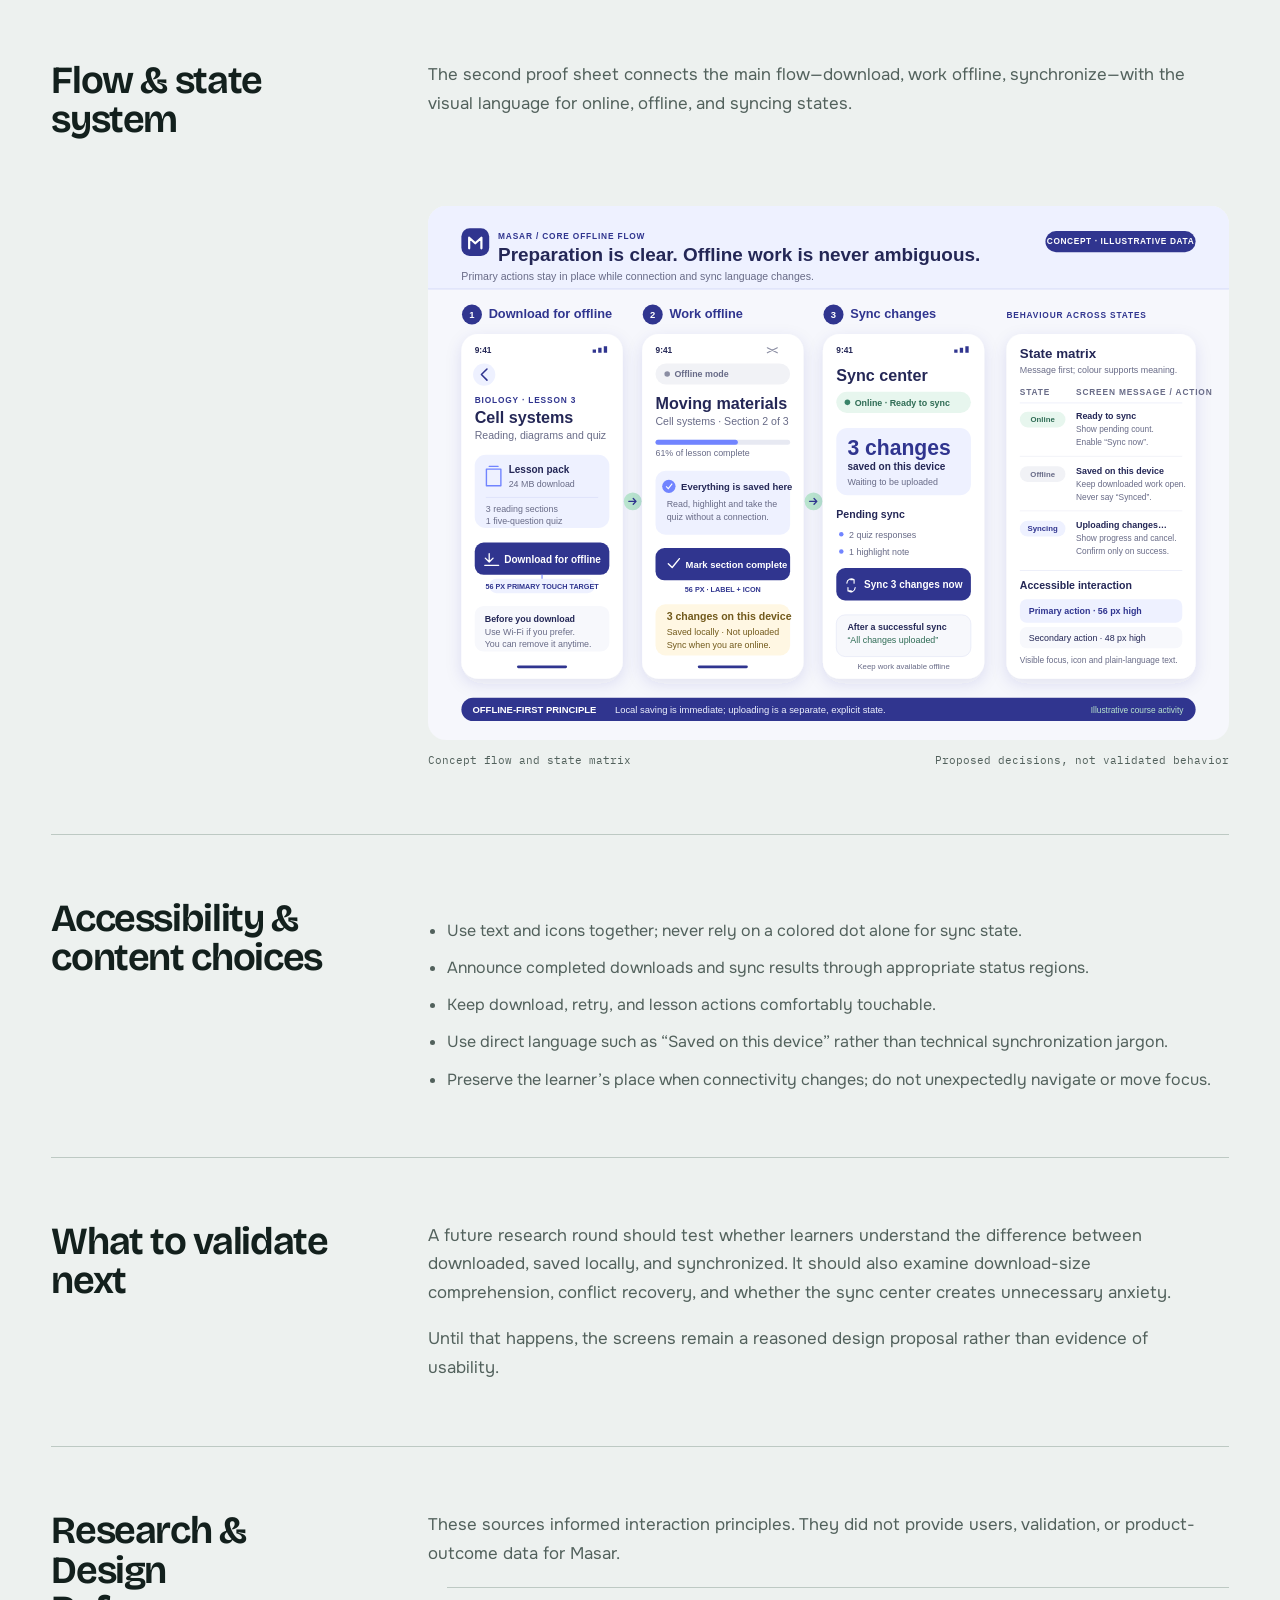
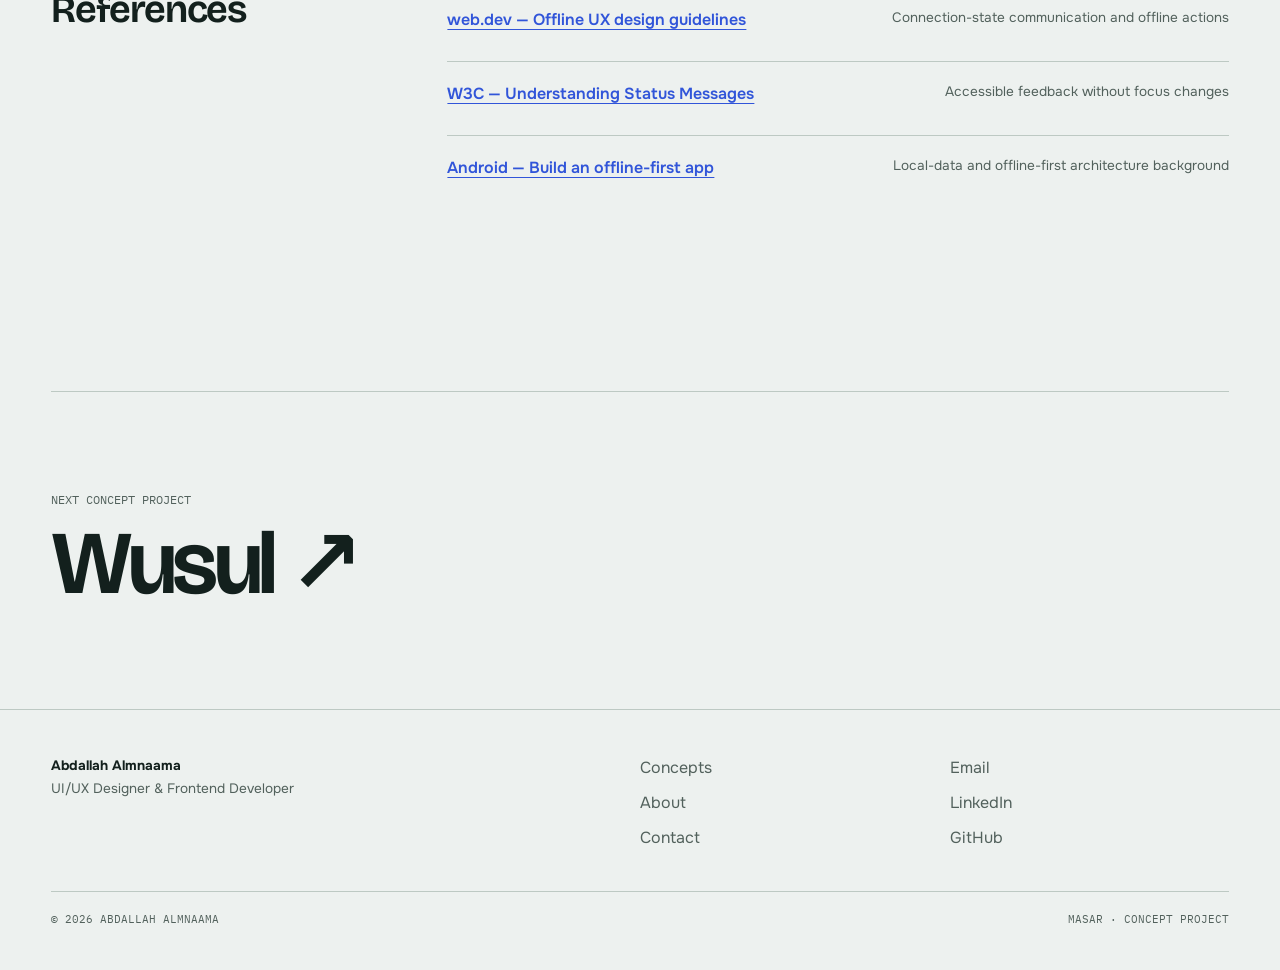
<file: projects/masar.html>
<!doctype html>
<html lang="en" data-theme="light">
<head>
  <meta charset="utf-8"><meta name="viewport" content="width=device-width, initial-scale=1">
  <title>Masar — Offline learning Concept Project | Abdallah Almnaama</title>
  <meta name="description" content="Masar is a self-initiated Concept Project exploring offline-first study planning, local progress, and understandable synchronization states.">
  <meta name="theme-color" content="#edf1ef"><link rel="canonical" href="https://abdallah4abood-spec.github.io/portfolio-UI-UX-Designer/projects/masar.html">
  <meta property="og:type" content="article"><meta property="og:title" content="Masar — Offline learning Concept Project"><meta property="og:description" content="An independent design exploration of offline-ready learning and explicit sync states."><meta property="og:image" content="https://abdallah4abood-spec.github.io/portfolio-UI-UX-Designer/assets/og-image.png"><meta name="twitter:card" content="summary_large_image">
  <link rel="icon" href="../assets/favicon.svg" type="image/svg+xml"><link rel="preconnect" href="https://fonts.googleapis.com"><link rel="preconnect" href="https://fonts.gstatic.com" crossorigin>
  <link href="https://fonts.googleapis.com/css2?family=Bricolage+Grotesque:opsz,wght@12..96,500;12..96,600;12..96,700&family=IBM+Plex+Mono:wght@400;500&family=Noto+Sans+Arabic:wght@400;600;700&family=Onest:wght@400;500;600;700&display=swap" rel="stylesheet">
  <script>try{var t=localStorage.getItem('theme')||(matchMedia('(prefers-color-scheme: dark)').matches?'dark':'light');document.documentElement.dataset.theme=t}catch(e){}document.documentElement.classList.add('js')</script>
  <link rel="stylesheet" href="../css/style.css"><script src="../js/main.js" defer></script>
</head>
<body id="top">
  <a class="skip-link" href="#main">Skip to content</a>
  <header class="site-header"><div class="shell header-inner"><a class="brand" href="../index.html" aria-label="Abdallah Almnaama, home"><span class="brand-mark" aria-hidden="true">AA</span><span class="brand-copy"><strong>Abdallah Almnaama</strong><small>Designer + Frontend Developer</small></span></a><nav class="site-nav" id="nav" aria-label="Primary navigation"><a href="../index.html#work" aria-current="true">Work</a><a href="../index.html#services">Services</a><a href="../index.html#process">Process</a><a href="../index.html#about">About</a><a href="../index.html#contact">Contact</a></nav><button class="icon-button" id="theme" type="button" aria-label="Switch to dark theme" aria-pressed="false"><svg class="moon-icon" viewBox="0 0 24 24" aria-hidden="true"><path d="M20 14.5A8 8 0 0 1 9.5 4a8 8 0 1 0 10.5 10.5z"/></svg><svg class="sun-icon" viewBox="0 0 24 24" aria-hidden="true"><circle cx="12" cy="12" r="4"/><path d="M12 2v2M12 20v2M4.9 4.9l1.4 1.4M17.7 17.7l1.4 1.4M2 12h2M20 12h2M4.9 19.1l1.4-1.4M17.7 6.3l1.4-1.4"/></svg></button><button class="icon-button menu-toggle" id="menu" type="button" aria-label="Open navigation" aria-expanded="false" aria-controls="nav"><svg viewBox="0 0 24 24" aria-hidden="true"><path d="M4 7h16M4 12h16M4 17h16"/></svg></button></div></header>

  <main id="main"><article>
    <header class="shell case-hero">
      <p class="breadcrumb"><a href="../index.html#concepts">Independent explorations</a> / Offline learning</p>
      <div class="case-heading"><div><p class="eyebrow">Concept Project · Self-initiated</p><h1>Masar</h1><p class="case-kicker">A study plan that stays understandable when the connection does not.</p></div><dl class="case-meta"><div><dt>Project type</dt><dd>Speculative product design</dd></div><div><dt>Focus</dt><dd>Offline UX, mobile learning, status communication</dd></div><div><dt>Artifacts</dt><dd>Product brief, flow, interface screens</dd></div><div><dt>Evidence</dt><dd>Design references; no user-testing claims</dd></div></dl></div>
      <figure class="case-cover"><img src="../assets/concepts/masar-overview.svg" width="1440" height="960" alt="Masar Concept Project mobile screens for a weekly plan, downloaded lesson, and synchronization center"><figcaption class="figure-caption"><span>Original concept interface screens · illustrative content</span><span>Not a released product</span></figcaption></figure>
    </header>

    <div class="shell case-body">
      <section class="case-section"><h2>The design brief</h2><div class="case-content">
        <p>Masar explores how a learner with intermittent connectivity might download a weekly plan, continue working locally, and understand which changes still need to synchronize.</p>
        <p>The concept deliberately avoids trying to become a complete learning-management system. Its core job is narrower: <strong>make continuity and status clear across changes in connectivity.</strong></p>
        <div class="boundary-note"><strong>Concept Project boundary</strong><p>No client, learners, teachers, research sessions, downloads, learning outcomes, or adoption are claimed. Course names, progress, and messages in the screens are illustrative.</p></div>
      </div></section>

      <section class="case-section"><h2>Source-informed observations</h2><div class="case-content">
        <p>The web.dev Offline UX guidelines recommend informing people promptly when connection state changes, using plain language, making cached content visible, and supporting offline actions or clear save-for-offline choices.</p>
        <p>WCAG’s status-message guidance adds an accessibility requirement: important updates should be communicated without unexpectedly moving focus. Together, these references shift the concept from a simple offline banner toward a visible state model.</p>
      </div></section>

      <section class="case-section"><h2>Assumptions</h2><div class="case-content">
        <ul><li>A learner already has a weekly plan; Masar does not need to author the curriculum.</li><li>Selected lessons can be stored locally on the learner’s device.</li><li>Progress made offline can be queued, but conflicts may still require a clear resolution.</li><li>Download size, recency, and sync state matter as much as the visual completeness of a lesson card.</li></ul>
        <p>These are working assumptions used to shape the design, not findings from user research.</p>
      </div></section>

      <section class="case-section"><h2>Proposed experience</h2><div class="case-content">
        <div class="decision-list">
          <article class="decision"><span class="decision-index">A</span><div><h3>Downloaded is a visible content state</h3><p>Lesson cards distinguish available-online from available-offline content, so a learner does not have to discover availability after losing connectivity.</p></div></article>
          <article class="decision"><span class="decision-index">B</span><div><h3>Local progress remains legitimate</h3><p>The interface says when work is saved on the device instead of implying that every completed action has already reached a server.</p></div></article>
          <article class="decision"><span class="decision-index">C</span><div><h3>Sync is a reviewable queue</h3><p>A sync center groups pending changes, current activity, and failures. It provides a next action without treating every offline moment as an error.</p></div></article>
        </div>
      </div></section>

      <section class="case-section"><h2>Flow &amp; state system</h2><div class="case-content">
        <p>The second proof sheet connects the main flow—download, work offline, synchronize—with the visual language for online, offline, and syncing states.</p>
        <figure class="case-cover"><img src="../assets/concepts/masar-flow.svg" width="1440" height="960" loading="lazy" alt="Masar concept flow showing download for offline, local work, sync changes, and a state matrix"><figcaption class="figure-caption"><span>Concept flow and state matrix</span><span>Proposed decisions, not validated behavior</span></figcaption></figure>
      </div></section>

      <section class="case-section"><h2>Accessibility &amp; content choices</h2><div class="case-content">
        <ul><li>Use text and icons together; never rely on a colored dot alone for sync state.</li><li>Announce completed downloads and sync results through appropriate status regions.</li><li>Keep download, retry, and lesson actions comfortably touchable.</li><li>Use direct language such as “Saved on this device” rather than technical synchronization jargon.</li><li>Preserve the learner’s place when connectivity changes; do not unexpectedly navigate or move focus.</li></ul>
      </div></section>

      <section class="case-section"><h2>What to validate next</h2><div class="case-content">
        <p>A future research round should test whether learners understand the difference between downloaded, saved locally, and synchronized. It should also examine download-size comprehension, conflict recovery, and whether the sync center creates unnecessary anxiety.</p>
        <p>Until that happens, the screens remain a reasoned design proposal rather than evidence of usability.</p>
      </div></section>

      <section class="case-section"><h2>Research &amp; Design References</h2><div class="case-content">
        <p>These sources informed interaction principles. They did not provide users, validation, or product-outcome data for Masar.</p>
        <ul class="reference-list">
          <li><a href="https://web.dev/articles/offline-ux-design-guidelines" target="_blank" rel="noopener">web.dev — Offline UX design guidelines</a><span>Connection-state communication and offline actions</span></li>
          <li><a href="https://www.w3.org/WAI/WCAG22/Understanding/status-messages.html" target="_blank" rel="noopener">W3C — Understanding Status Messages</a><span>Accessible feedback without focus changes</span></li>
          <li><a href="https://developer.android.com/topic/architecture/data-layer/offline-first" target="_blank" rel="noopener">Android — Build an offline-first app</a><span>Local-data and offline-first architecture background</span></li>
        </ul>
      </div></section>
    </div>
    <a class="shell next-project" href="wusul.html"><span>Next Concept Project</span><strong>Wusul ↗</strong></a>
  </article></main>
  <footer class="site-footer"><div class="shell"><div class="footer-grid"><div><p><strong>Abdallah Almnaama</strong><br>UI/UX Designer &amp; Frontend Developer</p></div><ul class="footer-links" aria-label="Footer navigation"><li><a href="../index.html#concepts">Concepts</a></li><li><a href="../index.html#about">About</a></li><li><a href="../index.html#contact">Contact</a></li></ul><ul class="footer-links" aria-label="Social links"><li><a href="mailto:abdallah4abood@gmail.com">Email</a></li><li><a href="https://www.linkedin.com/in/abdallah-almnaama-7575a737b/" target="_blank" rel="noopener">LinkedIn</a></li><li><a href="https://github.com/abdallah4abood-spec" target="_blank" rel="noopener">GitHub</a></li></ul></div><div class="footer-bottom"><span>© <span id="year">2026</span> Abdallah Almnaama</span><span>Masar · Concept Project</span></div></div></footer>
</body>
</html>
</file>
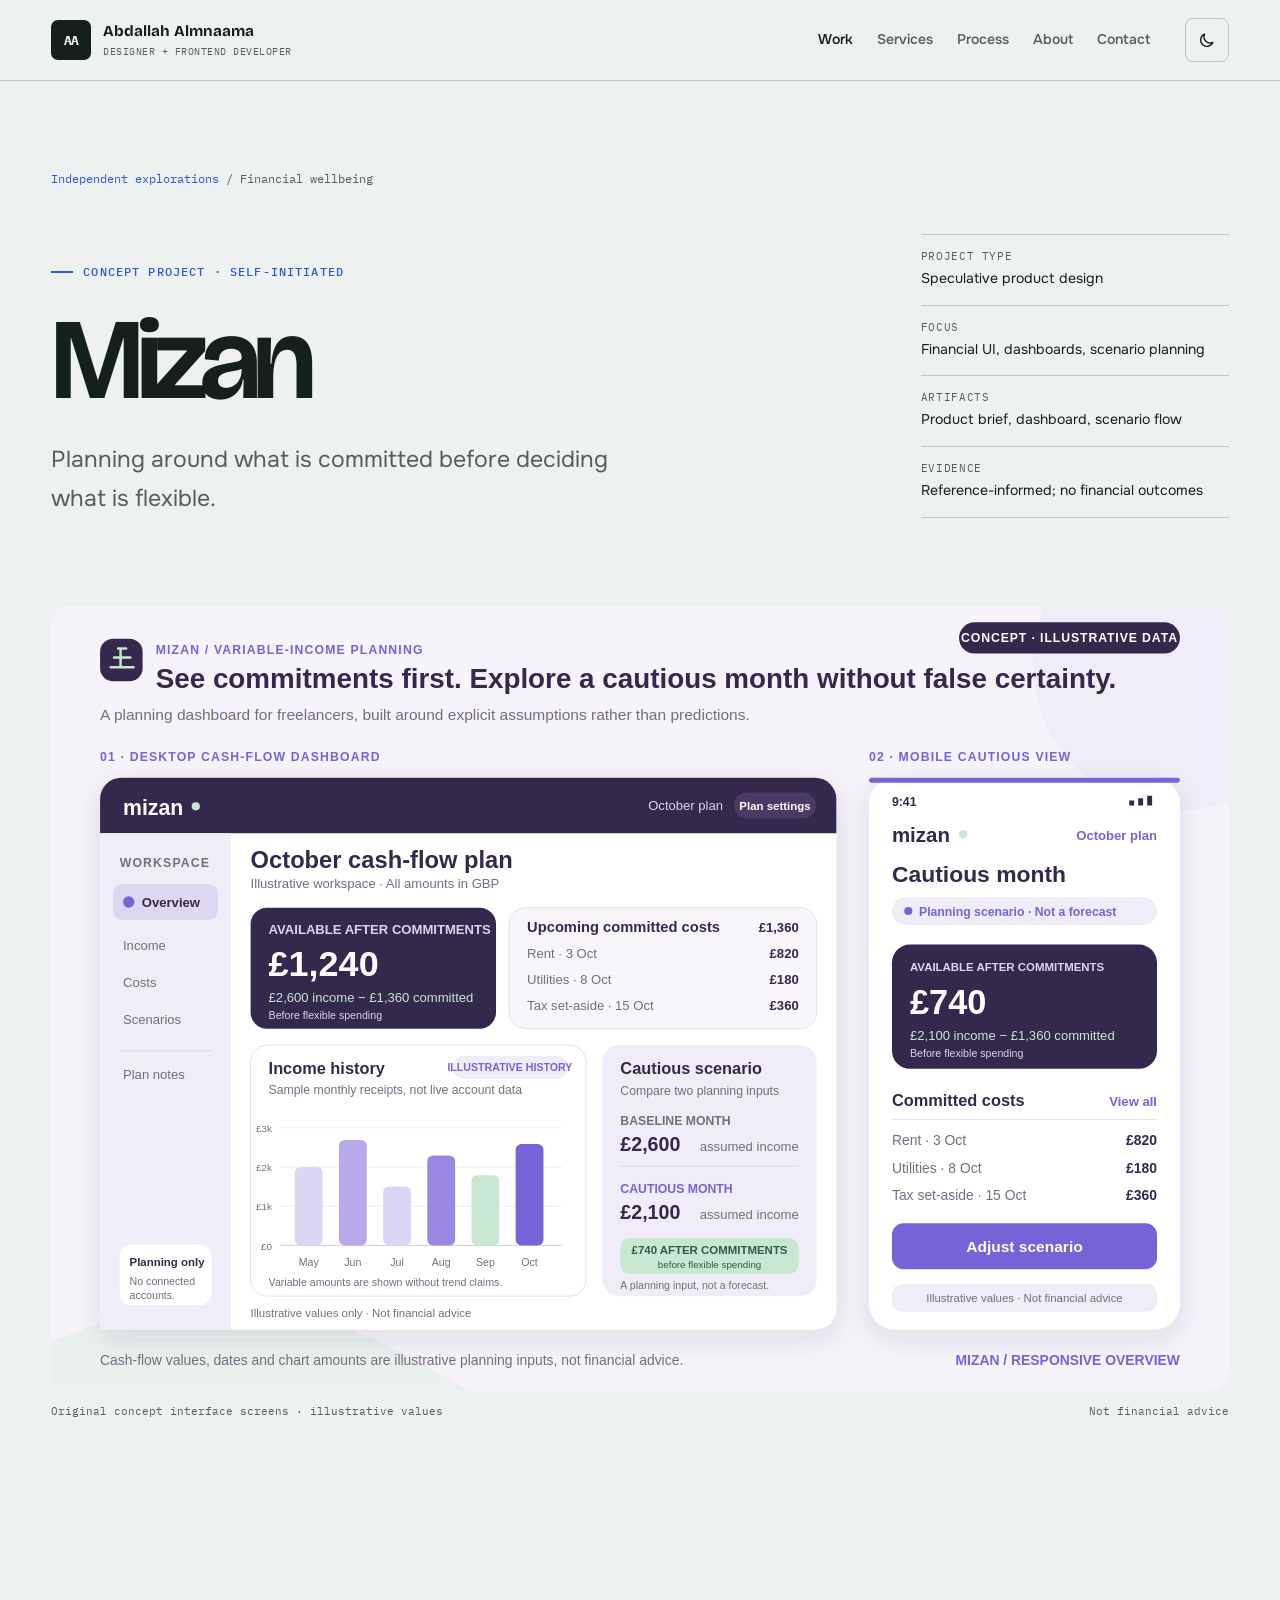
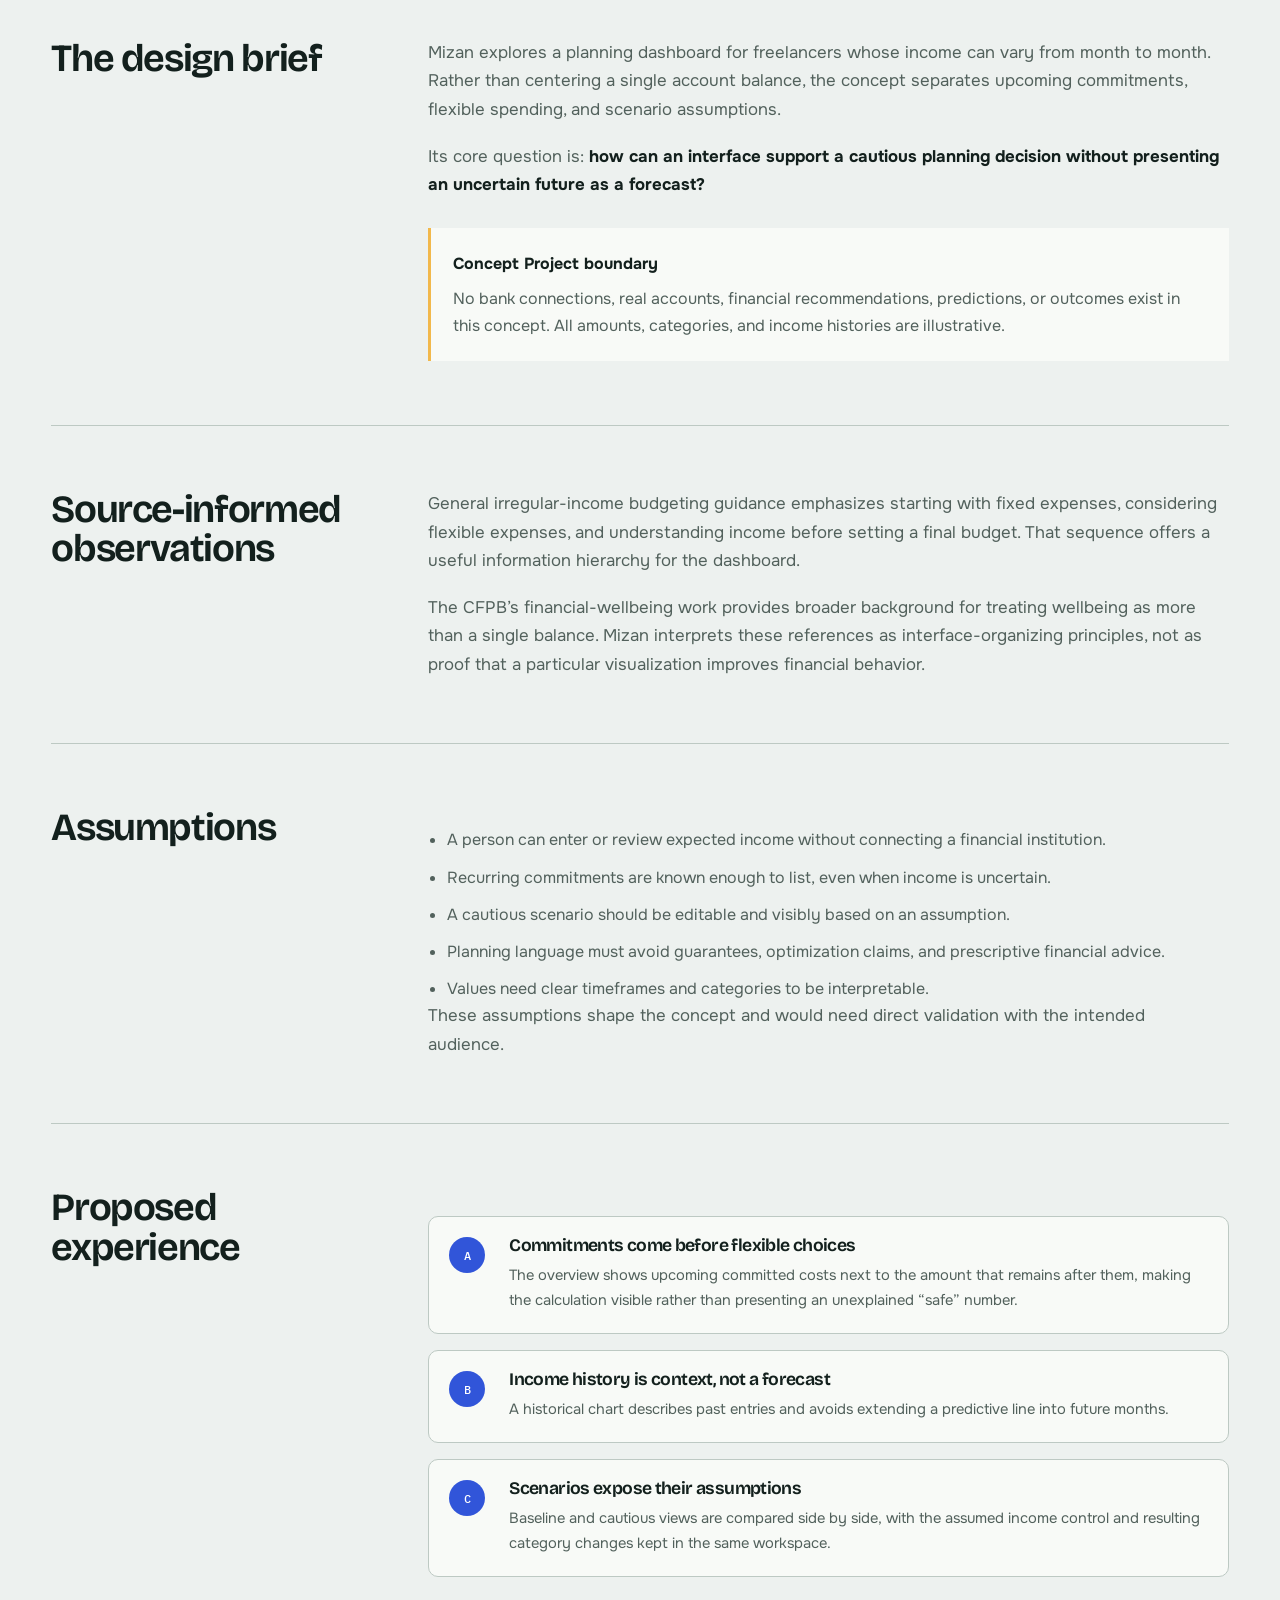
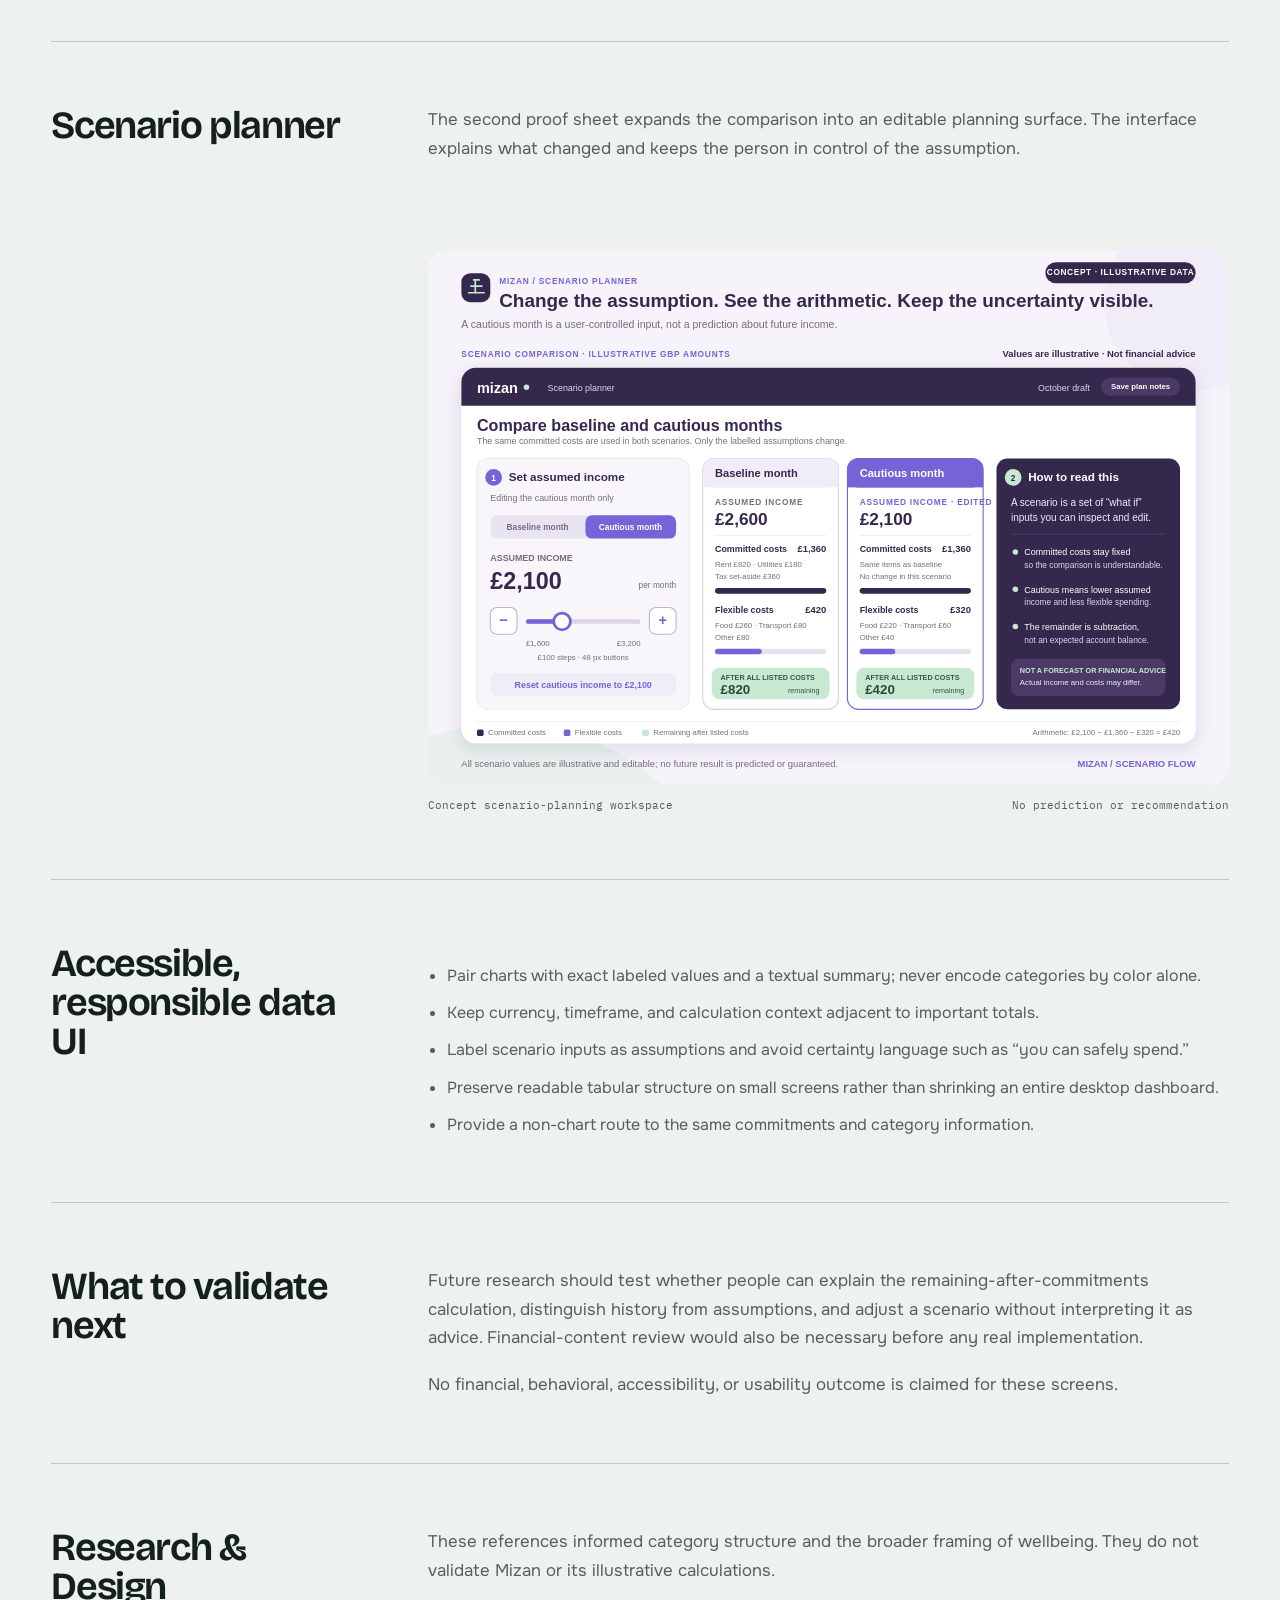
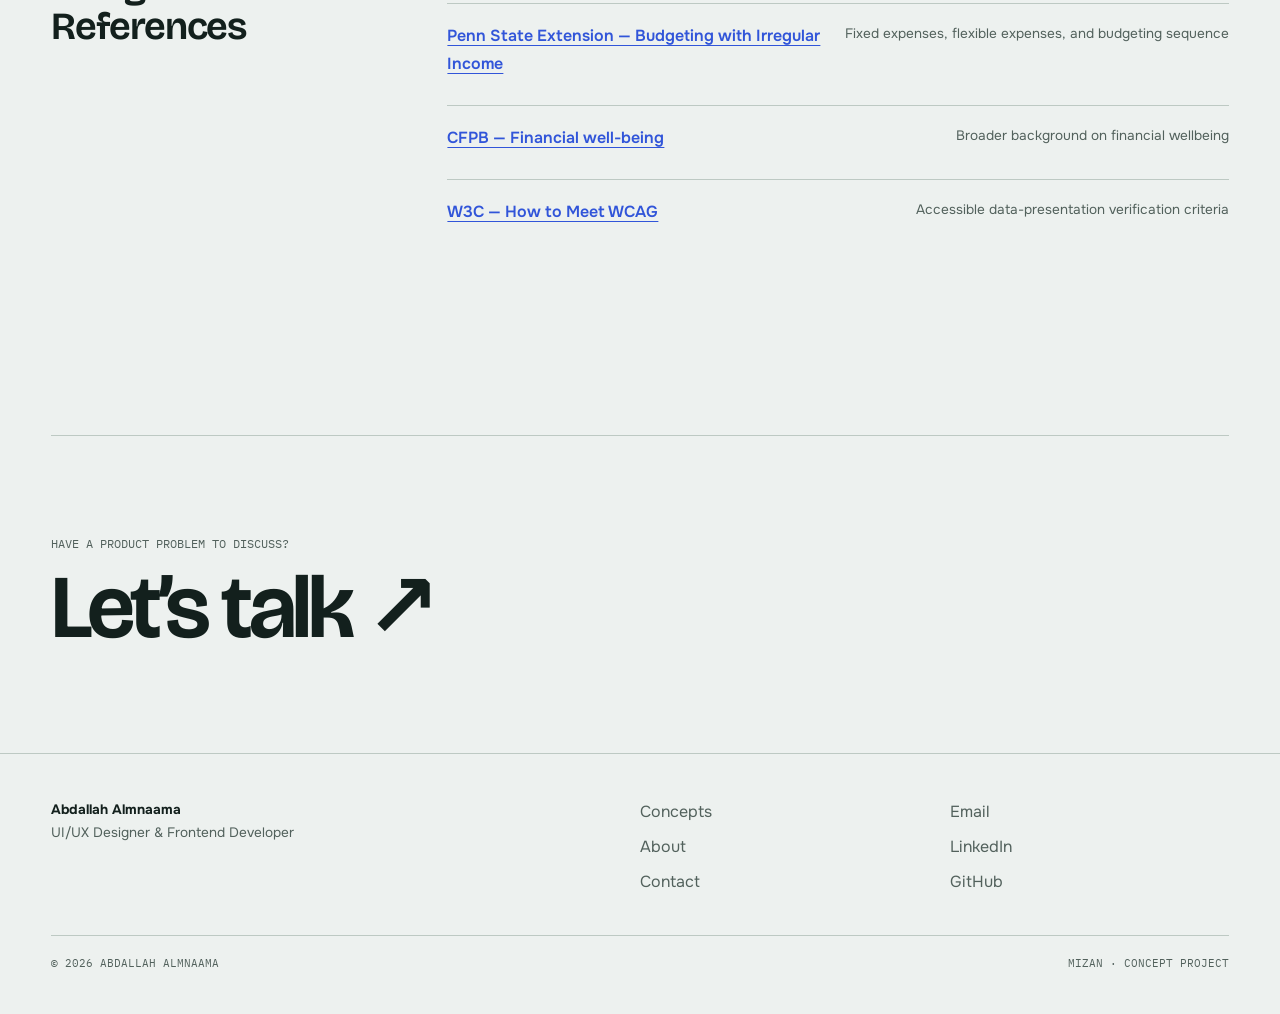
<file: projects/mizan.html>
<!doctype html>
<html lang="en" data-theme="light">
<head>
  <meta charset="utf-8"><meta name="viewport" content="width=device-width, initial-scale=1">
  <title>Mizan — Variable-income planning Concept Project | Abdallah Almnaama</title>
  <meta name="description" content="Mizan is a self-initiated Concept Project exploring variable-income planning, committed costs, cautious scenarios, and financial interface clarity.">
  <meta name="theme-color" content="#edf1ef"><link rel="canonical" href="https://abdallah4abood-spec.github.io/portfolio-UI-UX-Designer/projects/mizan.html">
  <meta property="og:type" content="article"><meta property="og:title" content="Mizan — Variable-income planning Concept Project"><meta property="og:description" content="An independent design exploration of calm, comprehensible planning around irregular income."><meta property="og:image" content="https://abdallah4abood-spec.github.io/portfolio-UI-UX-Designer/assets/og-image.png"><meta name="twitter:card" content="summary_large_image">
  <link rel="icon" href="../assets/favicon.svg" type="image/svg+xml"><link rel="preconnect" href="https://fonts.googleapis.com"><link rel="preconnect" href="https://fonts.gstatic.com" crossorigin>
  <link href="https://fonts.googleapis.com/css2?family=Bricolage+Grotesque:opsz,wght@12..96,500;12..96,600;12..96,700&family=IBM+Plex+Mono:wght@400;500&family=Noto+Sans+Arabic:wght@400;600;700&family=Onest:wght@400;500;600;700&display=swap" rel="stylesheet">
  <script>try{var t=localStorage.getItem('theme')||(matchMedia('(prefers-color-scheme: dark)').matches?'dark':'light');document.documentElement.dataset.theme=t}catch(e){}document.documentElement.classList.add('js')</script>
  <link rel="stylesheet" href="../css/style.css"><script src="../js/main.js" defer></script>
</head>
<body id="top">
  <a class="skip-link" href="#main">Skip to content</a>
  <header class="site-header"><div class="shell header-inner"><a class="brand" href="../index.html" aria-label="Abdallah Almnaama, home"><span class="brand-mark" aria-hidden="true">AA</span><span class="brand-copy"><strong>Abdallah Almnaama</strong><small>Designer + Frontend Developer</small></span></a><nav class="site-nav" id="nav" aria-label="Primary navigation"><a href="../index.html#work" aria-current="true">Work</a><a href="../index.html#services">Services</a><a href="../index.html#process">Process</a><a href="../index.html#about">About</a><a href="../index.html#contact">Contact</a></nav><button class="icon-button" id="theme" type="button" aria-label="Switch to dark theme" aria-pressed="false"><svg class="moon-icon" viewBox="0 0 24 24" aria-hidden="true"><path d="M20 14.5A8 8 0 0 1 9.5 4a8 8 0 1 0 10.5 10.5z"/></svg><svg class="sun-icon" viewBox="0 0 24 24" aria-hidden="true"><circle cx="12" cy="12" r="4"/><path d="M12 2v2M12 20v2M4.9 4.9l1.4 1.4M17.7 17.7l1.4 1.4M2 12h2M20 12h2M4.9 19.1l1.4-1.4M17.7 6.3l1.4-1.4"/></svg></button><button class="icon-button menu-toggle" id="menu" type="button" aria-label="Open navigation" aria-expanded="false" aria-controls="nav"><svg viewBox="0 0 24 24" aria-hidden="true"><path d="M4 7h16M4 12h16M4 17h16"/></svg></button></div></header>

  <main id="main"><article>
    <header class="shell case-hero">
      <p class="breadcrumb"><a href="../index.html#concepts">Independent explorations</a> / Financial wellbeing</p>
      <div class="case-heading"><div><p class="eyebrow">Concept Project · Self-initiated</p><h1>Mizan</h1><p class="case-kicker">Planning around what is committed before deciding what is flexible.</p></div><dl class="case-meta"><div><dt>Project type</dt><dd>Speculative product design</dd></div><div><dt>Focus</dt><dd>Financial UI, dashboards, scenario planning</dd></div><div><dt>Artifacts</dt><dd>Product brief, dashboard, scenario flow</dd></div><div><dt>Evidence</dt><dd>Reference-informed; no financial outcomes</dd></div></dl></div>
      <figure class="case-cover"><img src="../assets/concepts/mizan-overview.svg" width="1440" height="960" alt="Mizan Concept Project desktop dashboard and mobile view showing available cash, commitments, and cautious scenarios"><figcaption class="figure-caption"><span>Original concept interface screens · illustrative values</span><span>Not financial advice</span></figcaption></figure>
    </header>

    <div class="shell case-body">
      <section class="case-section"><h2>The design brief</h2><div class="case-content">
        <p>Mizan explores a planning dashboard for freelancers whose income can vary from month to month. Rather than centering a single account balance, the concept separates upcoming commitments, flexible spending, and scenario assumptions.</p>
        <p>Its core question is: <strong>how can an interface support a cautious planning decision without presenting an uncertain future as a forecast?</strong></p>
        <div class="boundary-note"><strong>Concept Project boundary</strong><p>No bank connections, real accounts, financial recommendations, predictions, or outcomes exist in this concept. All amounts, categories, and income histories are illustrative.</p></div>
      </div></section>

      <section class="case-section"><h2>Source-informed observations</h2><div class="case-content">
        <p>General irregular-income budgeting guidance emphasizes starting with fixed expenses, considering flexible expenses, and understanding income before setting a final budget. That sequence offers a useful information hierarchy for the dashboard.</p>
        <p>The CFPB’s financial-wellbeing work provides broader background for treating wellbeing as more than a single balance. Mizan interprets these references as interface-organizing principles, not as proof that a particular visualization improves financial behavior.</p>
      </div></section>

      <section class="case-section"><h2>Assumptions</h2><div class="case-content">
        <ul><li>A person can enter or review expected income without connecting a financial institution.</li><li>Recurring commitments are known enough to list, even when income is uncertain.</li><li>A cautious scenario should be editable and visibly based on an assumption.</li><li>Planning language must avoid guarantees, optimization claims, and prescriptive financial advice.</li><li>Values need clear timeframes and categories to be interpretable.</li></ul>
        <p>These assumptions shape the concept and would need direct validation with the intended audience.</p>
      </div></section>

      <section class="case-section"><h2>Proposed experience</h2><div class="case-content">
        <div class="decision-list">
          <article class="decision"><span class="decision-index">A</span><div><h3>Commitments come before flexible choices</h3><p>The overview shows upcoming committed costs next to the amount that remains after them, making the calculation visible rather than presenting an unexplained “safe” number.</p></div></article>
          <article class="decision"><span class="decision-index">B</span><div><h3>Income history is context, not a forecast</h3><p>A historical chart describes past entries and avoids extending a predictive line into future months.</p></div></article>
          <article class="decision"><span class="decision-index">C</span><div><h3>Scenarios expose their assumptions</h3><p>Baseline and cautious views are compared side by side, with the assumed income control and resulting category changes kept in the same workspace.</p></div></article>
        </div>
      </div></section>

      <section class="case-section"><h2>Scenario planner</h2><div class="case-content">
        <p>The second proof sheet expands the comparison into an editable planning surface. The interface explains what changed and keeps the person in control of the assumption.</p>
        <figure class="case-cover"><img src="../assets/concepts/mizan-flow.svg" width="1440" height="960" loading="lazy" alt="Mizan concept scenario planner comparing baseline and cautious month with an adjustable income assumption"><figcaption class="figure-caption"><span>Concept scenario-planning workspace</span><span>No prediction or recommendation</span></figcaption></figure>
      </div></section>

      <section class="case-section"><h2>Accessible, responsible data UI</h2><div class="case-content">
        <ul><li>Pair charts with exact labeled values and a textual summary; never encode categories by color alone.</li><li>Keep currency, timeframe, and calculation context adjacent to important totals.</li><li>Label scenario inputs as assumptions and avoid certainty language such as “you can safely spend.”</li><li>Preserve readable tabular structure on small screens rather than shrinking an entire desktop dashboard.</li><li>Provide a non-chart route to the same commitments and category information.</li></ul>
      </div></section>

      <section class="case-section"><h2>What to validate next</h2><div class="case-content">
        <p>Future research should test whether people can explain the remaining-after-commitments calculation, distinguish history from assumptions, and adjust a scenario without interpreting it as advice. Financial-content review would also be necessary before any real implementation.</p>
        <p>No financial, behavioral, accessibility, or usability outcome is claimed for these screens.</p>
      </div></section>

      <section class="case-section"><h2>Research &amp; Design References</h2><div class="case-content">
        <p>These references informed category structure and the broader framing of wellbeing. They do not validate Mizan or its illustrative calculations.</p>
        <ul class="reference-list">
          <li><a href="https://extension.psu.edu/budgeting-with-irregular-income" target="_blank" rel="noopener">Penn State Extension — Budgeting with Irregular Income</a><span>Fixed expenses, flexible expenses, and budgeting sequence</span></li>
          <li><a href="https://files.consumerfinance.gov/f/201501_cfpb_report_financial-well-being.pdf" target="_blank" rel="noopener">CFPB — Financial well-being</a><span>Broader background on financial wellbeing</span></li>
          <li><a href="https://www.w3.org/WAI/WCAG22/quickref/" target="_blank" rel="noopener">W3C — How to Meet WCAG</a><span>Accessible data-presentation verification criteria</span></li>
        </ul>
      </div></section>
    </div>
    <a class="shell next-project" href="../index.html#contact"><span>Have a product problem to discuss?</span><strong>Let’s talk ↗</strong></a>
  </article></main>
  <footer class="site-footer"><div class="shell"><div class="footer-grid"><div><p><strong>Abdallah Almnaama</strong><br>UI/UX Designer &amp; Frontend Developer</p></div><ul class="footer-links" aria-label="Footer navigation"><li><a href="../index.html#concepts">Concepts</a></li><li><a href="../index.html#about">About</a></li><li><a href="../index.html#contact">Contact</a></li></ul><ul class="footer-links" aria-label="Social links"><li><a href="mailto:abdallah4abood@gmail.com">Email</a></li><li><a href="https://www.linkedin.com/in/abdallah-almnaama-7575a737b/" target="_blank" rel="noopener">LinkedIn</a></li><li><a href="https://github.com/abdallah4abood-spec" target="_blank" rel="noopener">GitHub</a></li></ul></div><div class="footer-bottom"><span>© <span id="year">2026</span> Abdallah Almnaama</span><span>Mizan · Concept Project</span></div></div></footer>
</body>
</html>
</file>
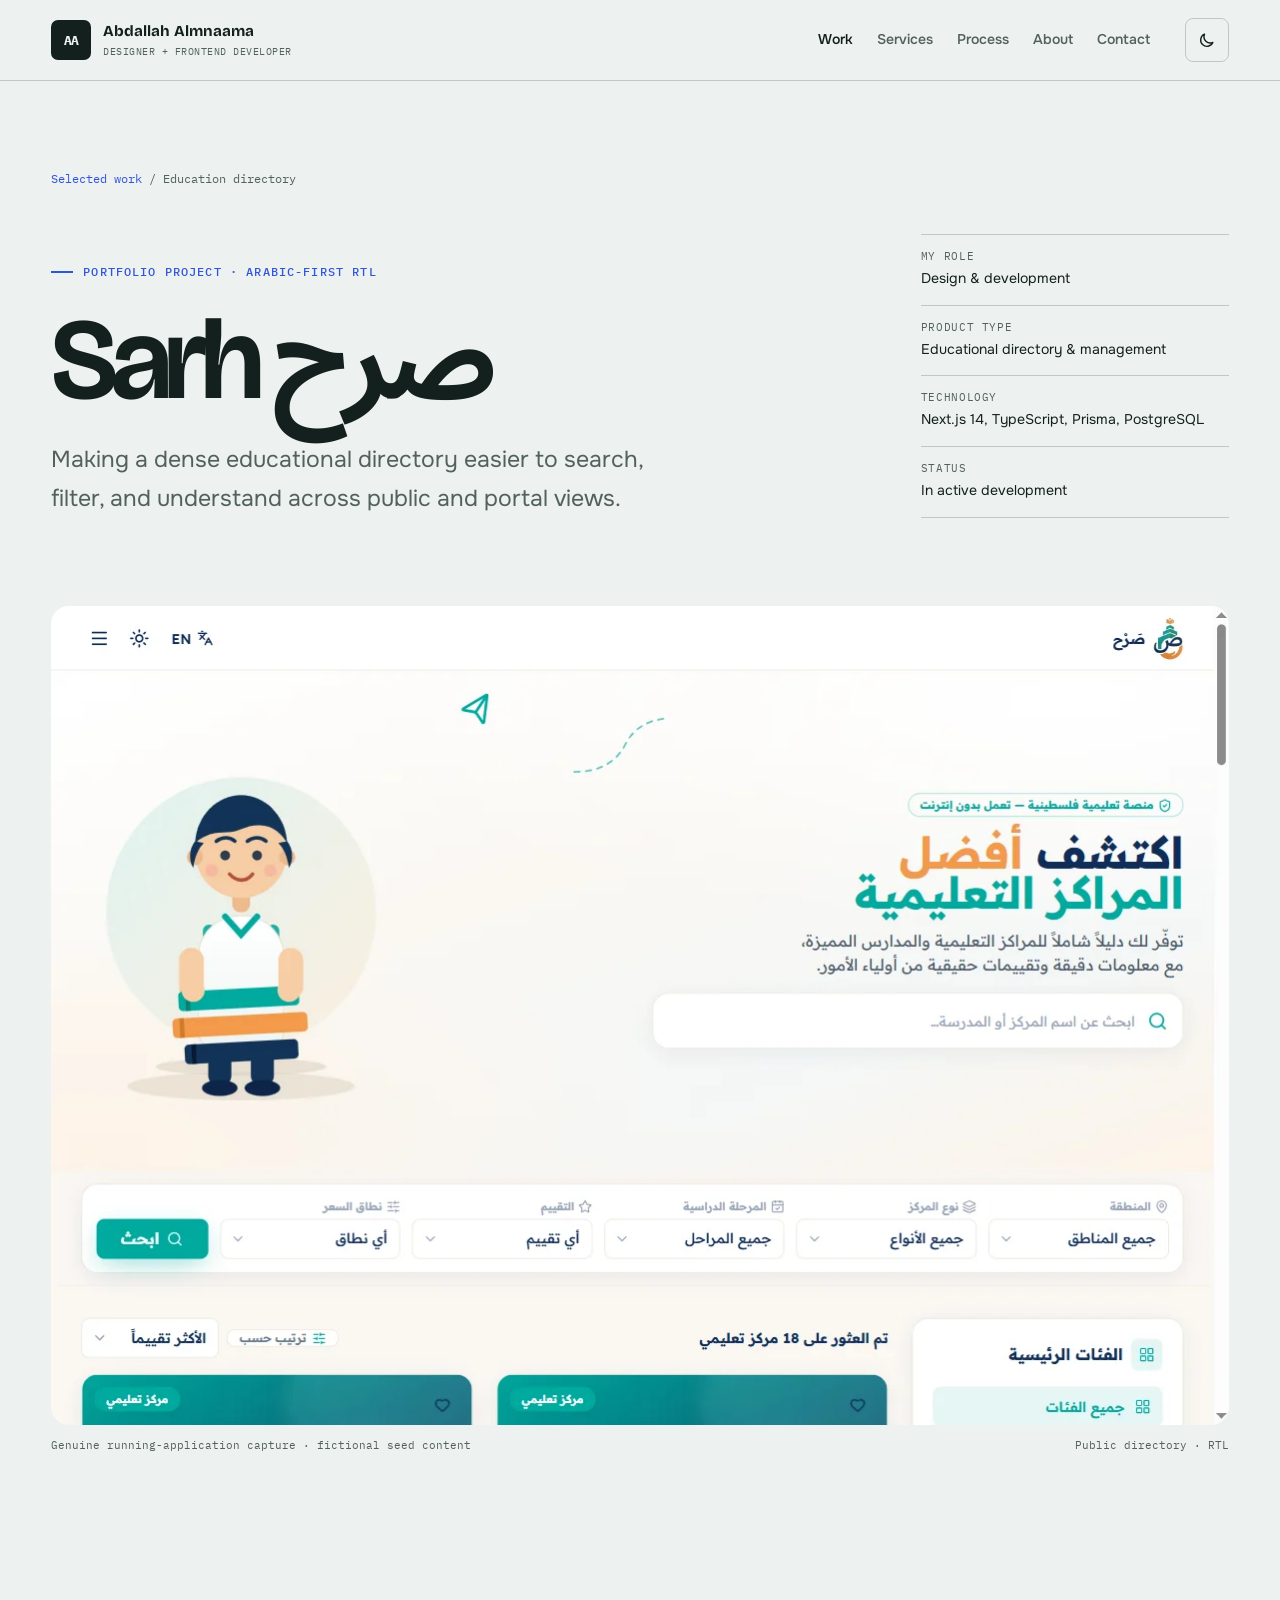
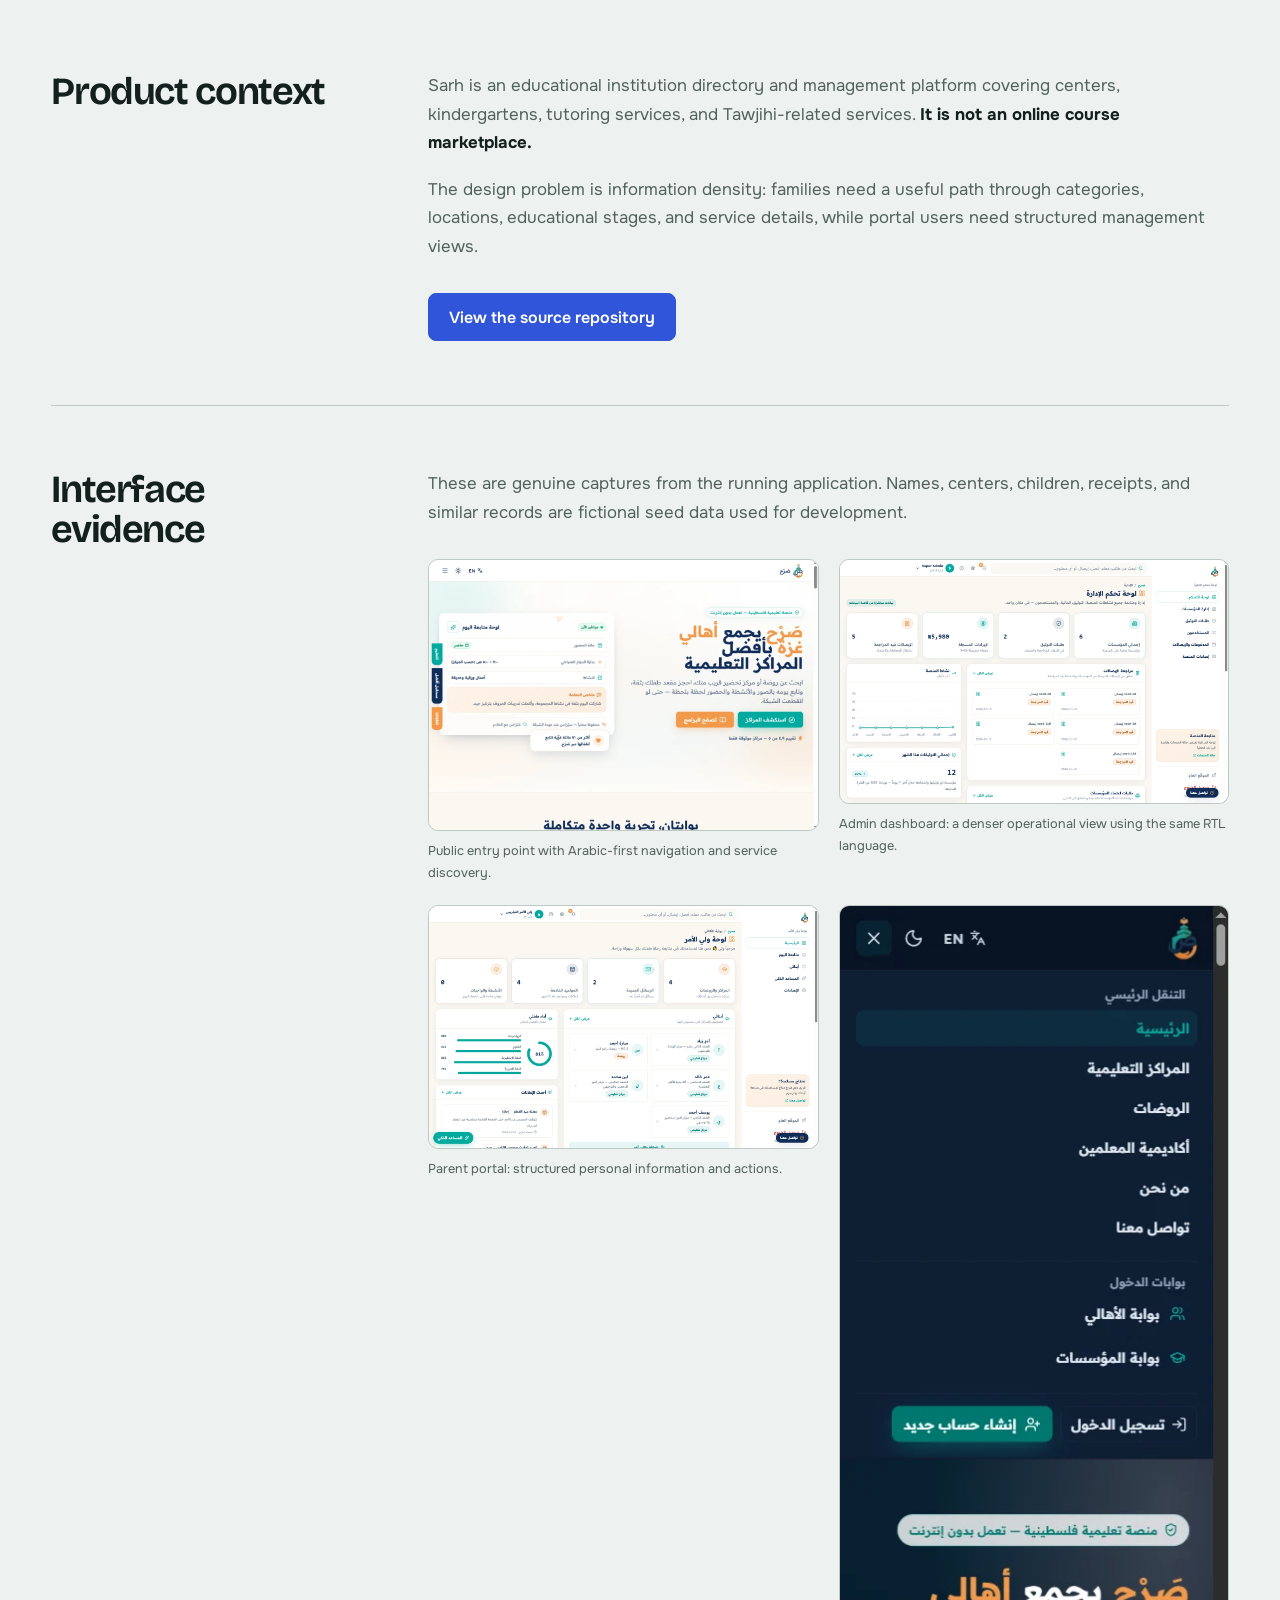
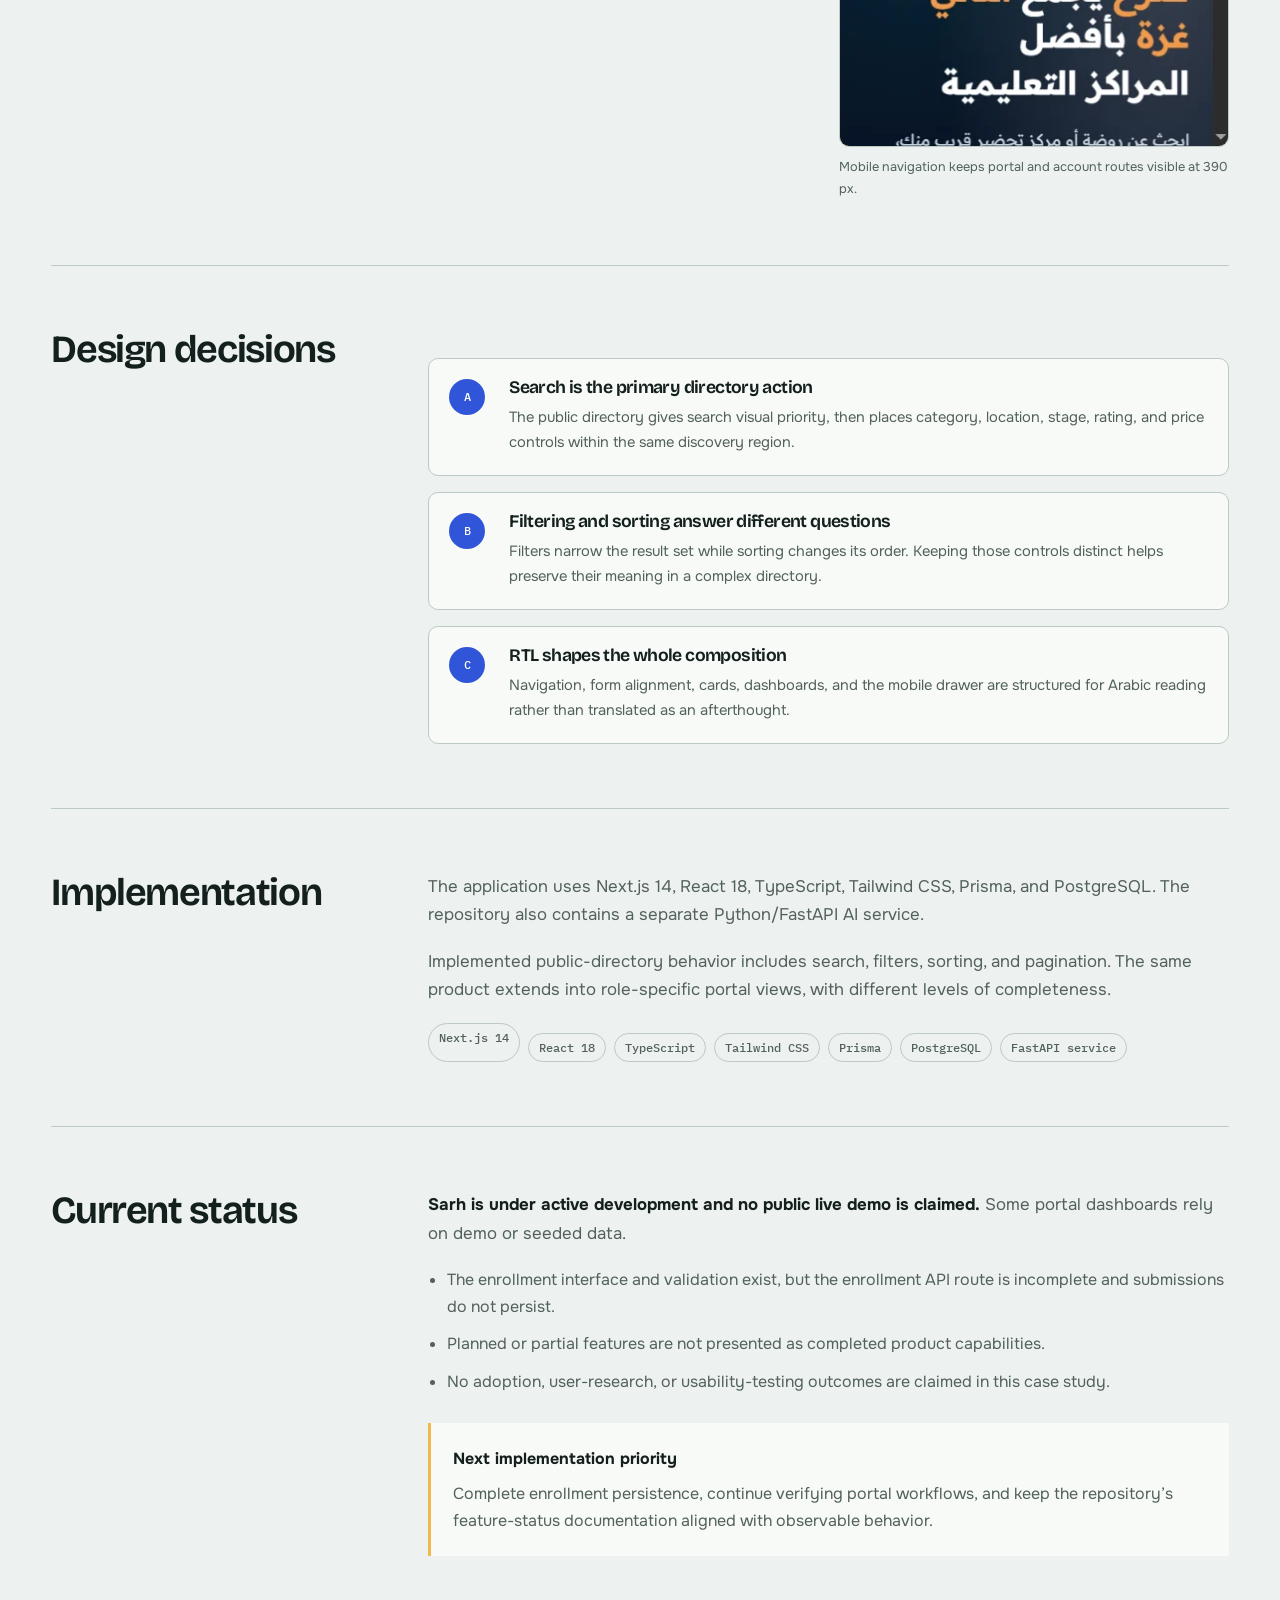
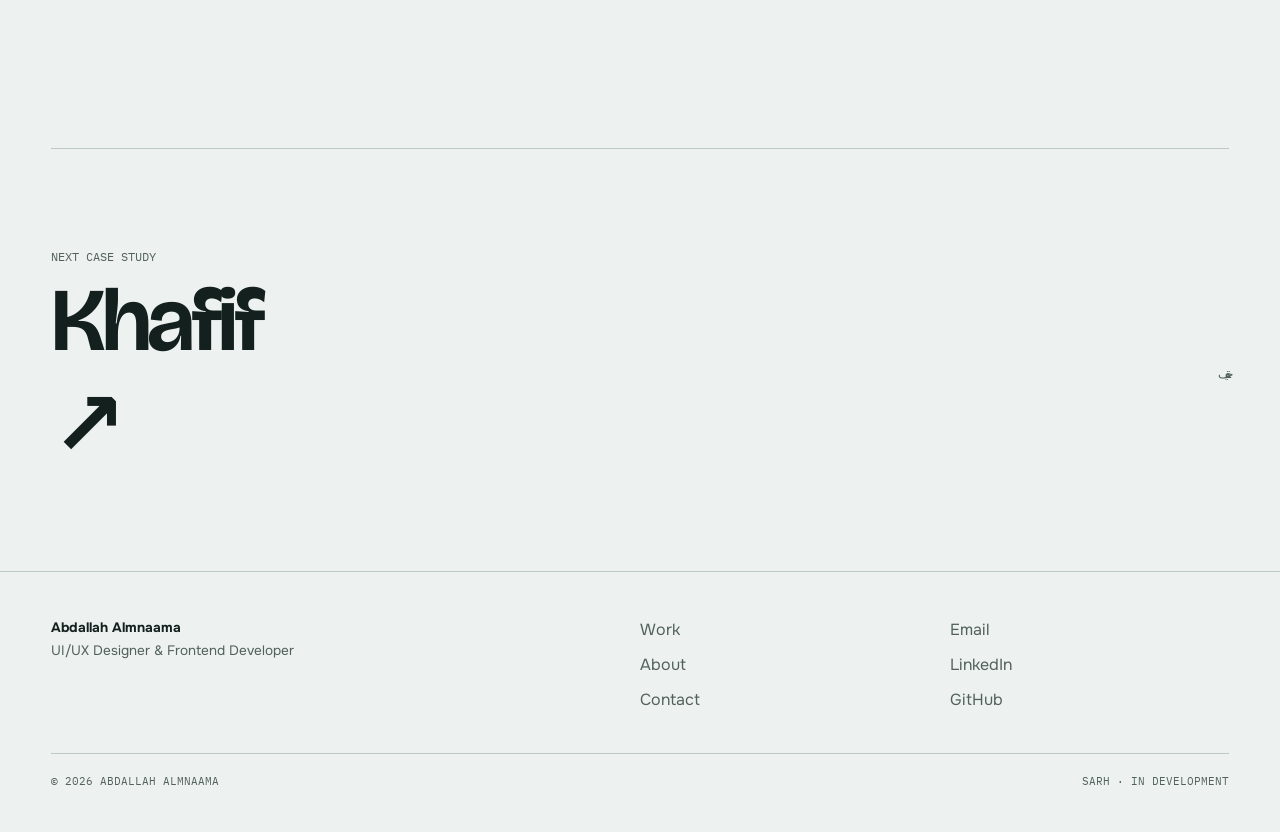
<file: projects/sarh.html>
<!doctype html>
<html lang="en" data-theme="light">
<head>
  <meta charset="utf-8"><meta name="viewport" content="width=device-width, initial-scale=1">
  <title>Sarh — Arabic education directory case study | Abdallah Almnaama</title>
  <meta name="description" content="Sarh case study: Arabic-first RTL directory, education-service discovery, responsive interfaces, and transparent development status.">
  <meta name="theme-color" content="#edf1ef"><link rel="canonical" href="https://abdallah4abood-spec.github.io/portfolio-UI-UX-Designer/projects/sarh.html">
  <meta property="og:type" content="article"><meta property="og:title" content="Sarh — Arabic education directory case study"><meta property="og:description" content="Real application screens and interface decisions from an Arabic-first educational directory."><meta property="og:image" content="https://abdallah4abood-spec.github.io/portfolio-UI-UX-Designer/assets/og-image.png"><meta name="twitter:card" content="summary_large_image">
  <link rel="icon" href="../assets/favicon.svg" type="image/svg+xml"><link rel="preconnect" href="https://fonts.googleapis.com"><link rel="preconnect" href="https://fonts.gstatic.com" crossorigin>
  <link href="https://fonts.googleapis.com/css2?family=Bricolage+Grotesque:opsz,wght@12..96,500;12..96,600;12..96,700&family=IBM+Plex+Mono:wght@400;500&family=Noto+Sans+Arabic:wght@400;600;700&family=Onest:wght@400;500;600;700&display=swap" rel="stylesheet">
  <script>try{var t=localStorage.getItem('theme')||(matchMedia('(prefers-color-scheme: dark)').matches?'dark':'light');document.documentElement.dataset.theme=t}catch(e){}document.documentElement.classList.add('js')</script>
  <link rel="stylesheet" href="../css/style.css"><script src="../js/main.js" defer></script>
</head>
<body id="top">
  <a class="skip-link" href="#main">Skip to content</a>
  <header class="site-header"><div class="shell header-inner">
    <a class="brand" href="../index.html" aria-label="Abdallah Almnaama, home"><span class="brand-mark" aria-hidden="true">AA</span><span class="brand-copy"><strong>Abdallah Almnaama</strong><small>Designer + Frontend Developer</small></span></a>
    <nav class="site-nav" id="nav" aria-label="Primary navigation"><a href="../index.html#work" aria-current="true">Work</a><a href="../index.html#services">Services</a><a href="../index.html#process">Process</a><a href="../index.html#about">About</a><a href="../index.html#contact">Contact</a></nav>
    <button class="icon-button" id="theme" type="button" aria-label="Switch to dark theme" aria-pressed="false"><svg class="moon-icon" viewBox="0 0 24 24" aria-hidden="true"><path d="M20 14.5A8 8 0 0 1 9.5 4a8 8 0 1 0 10.5 10.5z"/></svg><svg class="sun-icon" viewBox="0 0 24 24" aria-hidden="true"><circle cx="12" cy="12" r="4"/><path d="M12 2v2M12 20v2M4.9 4.9l1.4 1.4M17.7 17.7l1.4 1.4M2 12h2M20 12h2M4.9 19.1l1.4-1.4M17.7 6.3l1.4-1.4"/></svg></button>
    <button class="icon-button menu-toggle" id="menu" type="button" aria-label="Open navigation" aria-expanded="false" aria-controls="nav"><svg viewBox="0 0 24 24" aria-hidden="true"><path d="M4 7h16M4 12h16M4 17h16"/></svg></button>
  </div></header>

  <main id="main"><article>
    <header class="shell case-hero">
      <p class="breadcrumb"><a href="../index.html#work">Selected work</a> / Education directory</p>
      <div class="case-heading"><div><p class="eyebrow">Portfolio project · Arabic-first RTL</p><h1>Sarh <span lang="ar" dir="rtl">صرح</span></h1><p class="case-kicker">Making a dense educational directory easier to search, filter, and understand across public and portal views.</p></div>
      <dl class="case-meta"><div><dt>My role</dt><dd>Design &amp; development</dd></div><div><dt>Product type</dt><dd>Educational directory &amp; management</dd></div><div><dt>Technology</dt><dd>Next.js 14, TypeScript, Prisma, PostgreSQL</dd></div><div><dt>Status</dt><dd>In active development</dd></div></dl></div>
      <figure class="case-cover"><img src="../assets/projects/sarh-centers.webp" width="1180" height="820" alt="Genuine Sarh Arabic directory interface with prominent search, filters, sorting, and seeded listings"><figcaption class="figure-caption"><span>Genuine running-application capture · fictional seed content</span><span>Public directory · RTL</span></figcaption></figure>
    </header>

    <div class="shell case-body">
      <section class="case-section"><h2>Product context</h2><div class="case-content">
        <p>Sarh is an educational institution directory and management platform covering centers, kindergartens, tutoring services, and Tawjihi-related services. <strong>It is not an online course marketplace.</strong></p>
        <p>The design problem is information density: families need a useful path through categories, locations, educational stages, and service details, while portal users need structured management views.</p>
        <div class="actions"><a class="button button--primary" href="https://github.com/abdallah4abood-spec/Sarh-Educational-Platform" target="_blank" rel="noopener">View the source repository</a></div>
      </div></section>

      <section class="case-section"><h2>Interface evidence</h2><div class="case-content">
        <p>These are genuine captures from the running application. Names, centers, children, receipts, and similar records are fictional seed data used for development.</p>
        <div class="evidence-grid">
          <figure><img src="../assets/projects/sarh-home.webp" width="1180" height="820" loading="lazy" alt="Sarh public Arabic homepage"><figcaption>Public entry point with Arabic-first navigation and service discovery.</figcaption></figure>
          <figure><img src="../assets/projects/sarh-admin-dashboard.webp" width="1440" height="900" loading="lazy" alt="Sarh RTL administration dashboard with seeded development data"><figcaption>Admin dashboard: a denser operational view using the same RTL language.</figcaption></figure>
          <figure><img src="../assets/projects/sarh-parent-dashboard.webp" width="1440" height="900" loading="lazy" alt="Sarh Arabic parent portal dashboard with fictional seeded records"><figcaption>Parent portal: structured personal information and actions.</figcaption></figure>
          <figure><img src="../assets/projects/sarh-ar-mobile-drawer.webp" width="390" height="844" loading="lazy" alt="Sarh mobile Arabic navigation drawer at 390 pixels"><figcaption>Mobile navigation keeps portal and account routes visible at 390 px.</figcaption></figure>
        </div>
      </div></section>

      <section class="case-section"><h2>Design decisions</h2><div class="case-content">
        <div class="decision-list">
          <article class="decision"><span class="decision-index">A</span><div><h3>Search is the primary directory action</h3><p>The public directory gives search visual priority, then places category, location, stage, rating, and price controls within the same discovery region.</p></div></article>
          <article class="decision"><span class="decision-index">B</span><div><h3>Filtering and sorting answer different questions</h3><p>Filters narrow the result set while sorting changes its order. Keeping those controls distinct helps preserve their meaning in a complex directory.</p></div></article>
          <article class="decision"><span class="decision-index">C</span><div><h3>RTL shapes the whole composition</h3><p>Navigation, form alignment, cards, dashboards, and the mobile drawer are structured for Arabic reading rather than translated as an afterthought.</p></div></article>
        </div>
      </div></section>

      <section class="case-section"><h2>Implementation</h2><div class="case-content">
        <p>The application uses Next.js 14, React 18, TypeScript, Tailwind CSS, Prisma, and PostgreSQL. The repository also contains a separate Python/FastAPI AI service.</p>
        <p>Implemented public-directory behavior includes search, filters, sorting, and pagination. The same product extends into role-specific portal views, with different levels of completeness.</p>
        <ul class="pill-list" aria-label="Technology stack"><li>Next.js 14</li><li>React 18</li><li>TypeScript</li><li>Tailwind CSS</li><li>Prisma</li><li>PostgreSQL</li><li>FastAPI service</li></ul>
      </div></section>

      <section class="case-section"><h2>Current status</h2><div class="case-content">
        <p><strong>Sarh is under active development and no public live demo is claimed.</strong> Some portal dashboards rely on demo or seeded data.</p>
        <ul><li>The enrollment interface and validation exist, but the enrollment API route is incomplete and submissions do not persist.</li><li>Planned or partial features are not presented as completed product capabilities.</li><li>No adoption, user-research, or usability-testing outcomes are claimed in this case study.</li></ul>
        <div class="boundary-note"><strong>Next implementation priority</strong><p>Complete enrollment persistence, continue verifying portal workflows, and keep the repository’s feature-status documentation aligned with observable behavior.</p></div>
      </div></section>
    </div>
    <a class="shell next-project" href="khafif.html"><span>Next case study</span><strong>Khafif <span lang="ar" dir="rtl">خفيف</span> ↗</strong></a>
  </article></main>

  <footer class="site-footer"><div class="shell"><div class="footer-grid"><div><p><strong>Abdallah Almnaama</strong><br>UI/UX Designer &amp; Frontend Developer</p></div><ul class="footer-links" aria-label="Footer navigation"><li><a href="../index.html#work">Work</a></li><li><a href="../index.html#about">About</a></li><li><a href="../index.html#contact">Contact</a></li></ul><ul class="footer-links" aria-label="Social links"><li><a href="mailto:abdallah4abood@gmail.com">Email</a></li><li><a href="https://www.linkedin.com/in/abdallah-almnaama-7575a737b/" target="_blank" rel="noopener">LinkedIn</a></li><li><a href="https://github.com/abdallah4abood-spec" target="_blank" rel="noopener">GitHub</a></li></ul></div><div class="footer-bottom"><span>© <span id="year">2026</span> Abdallah Almnaama</span><span>Sarh · In development</span></div></div></footer>
</body>
</html>
</file>
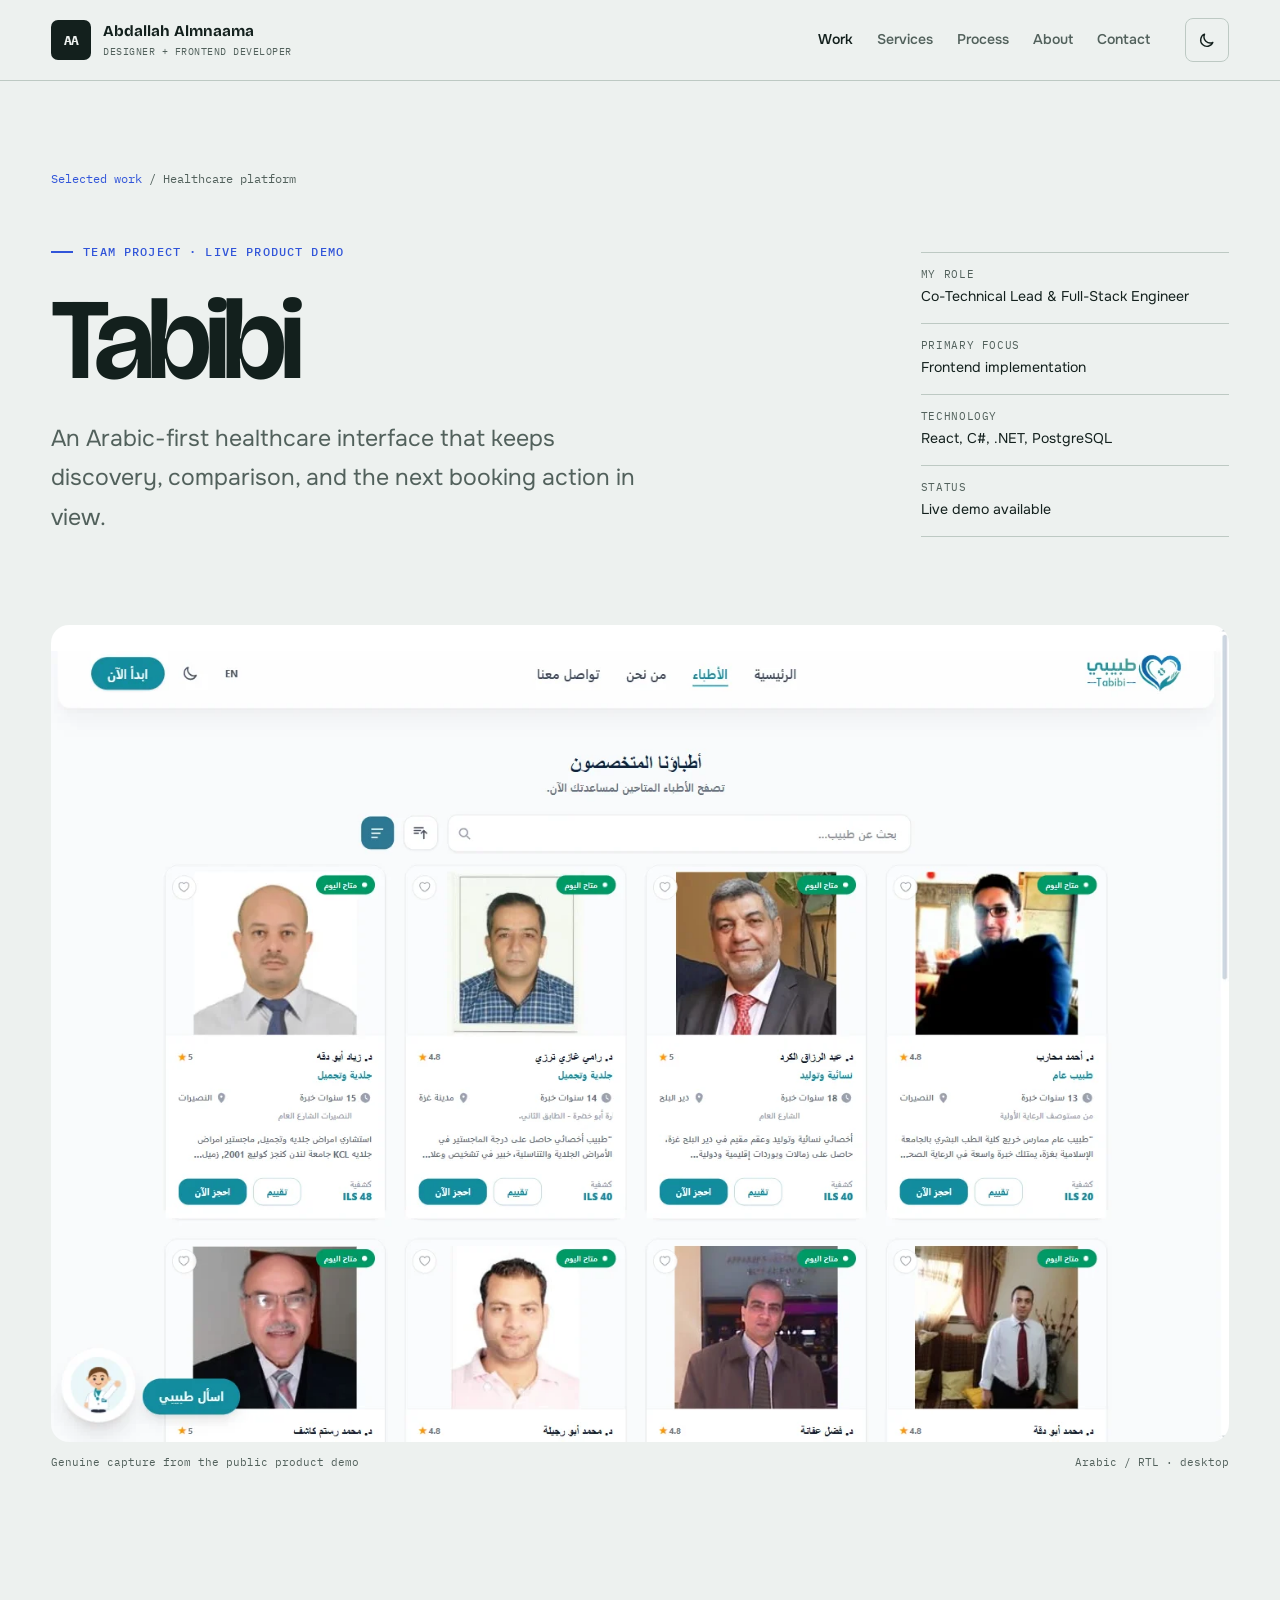
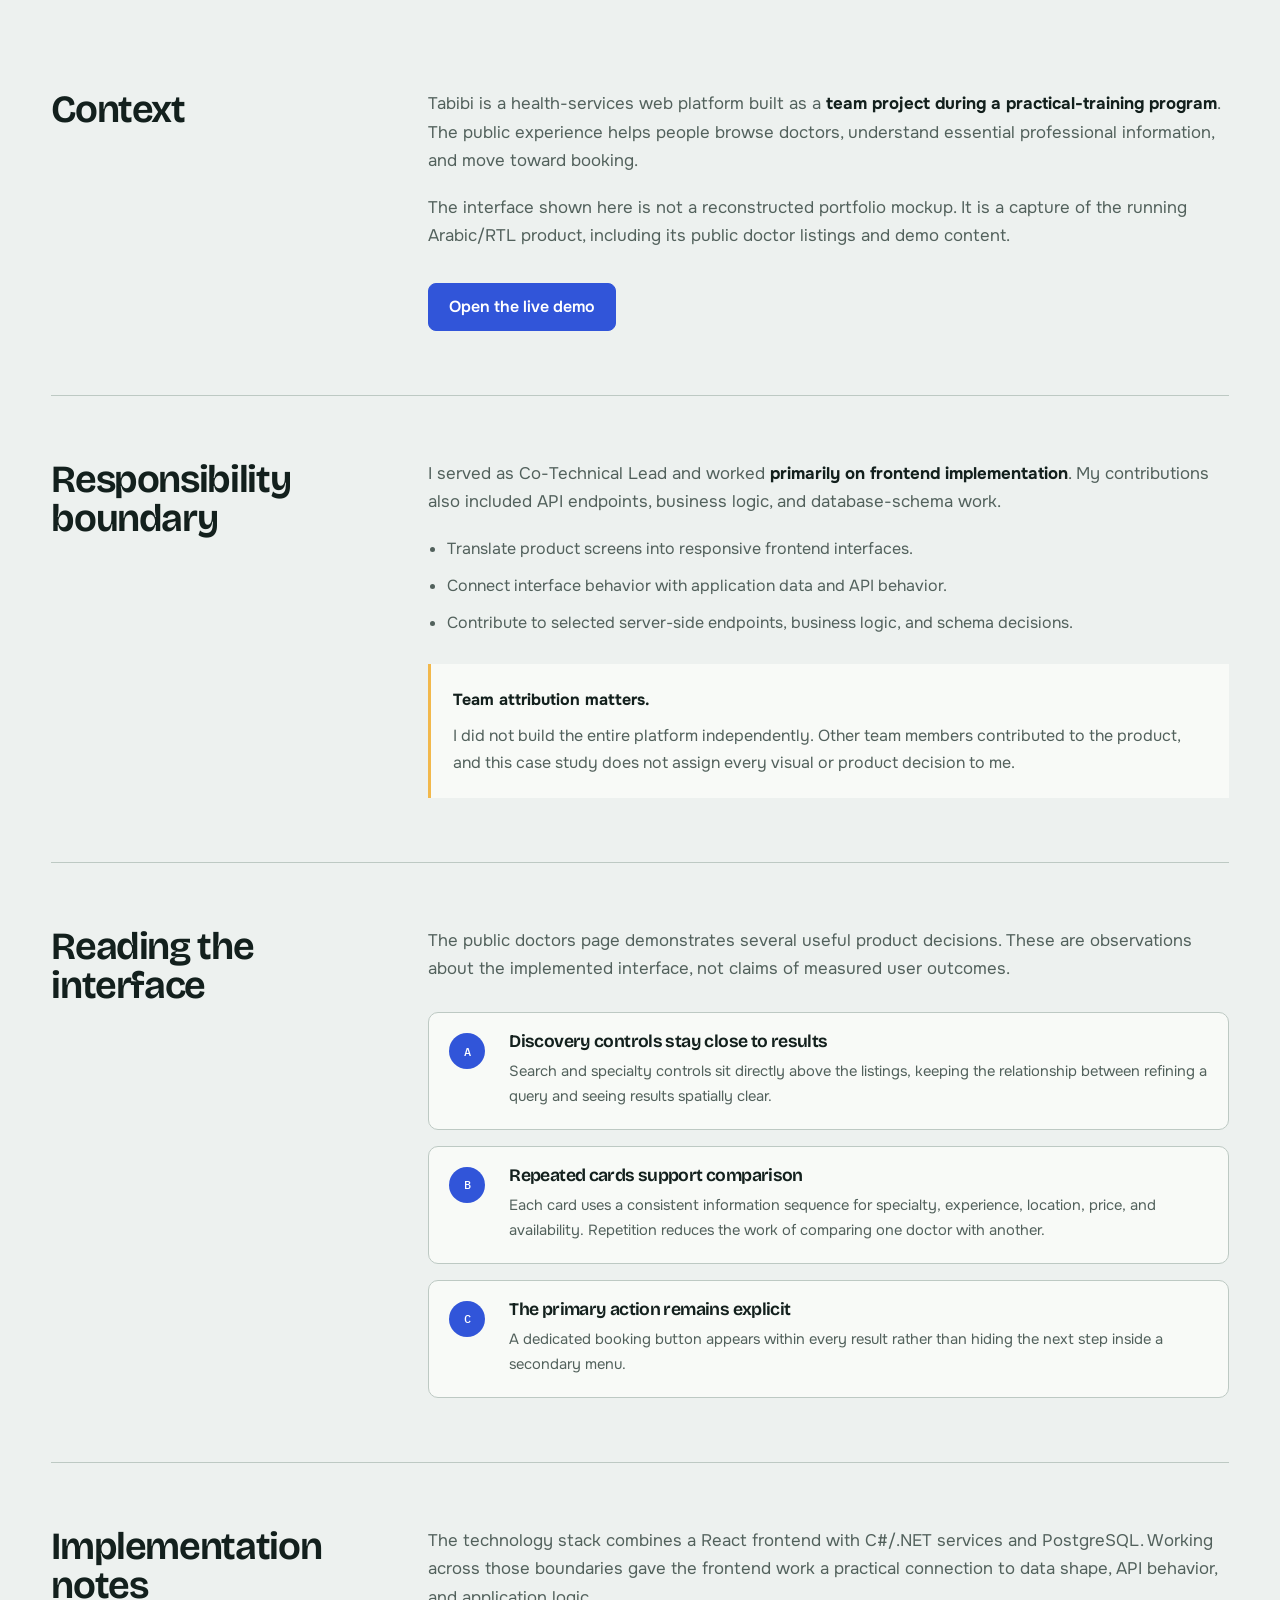
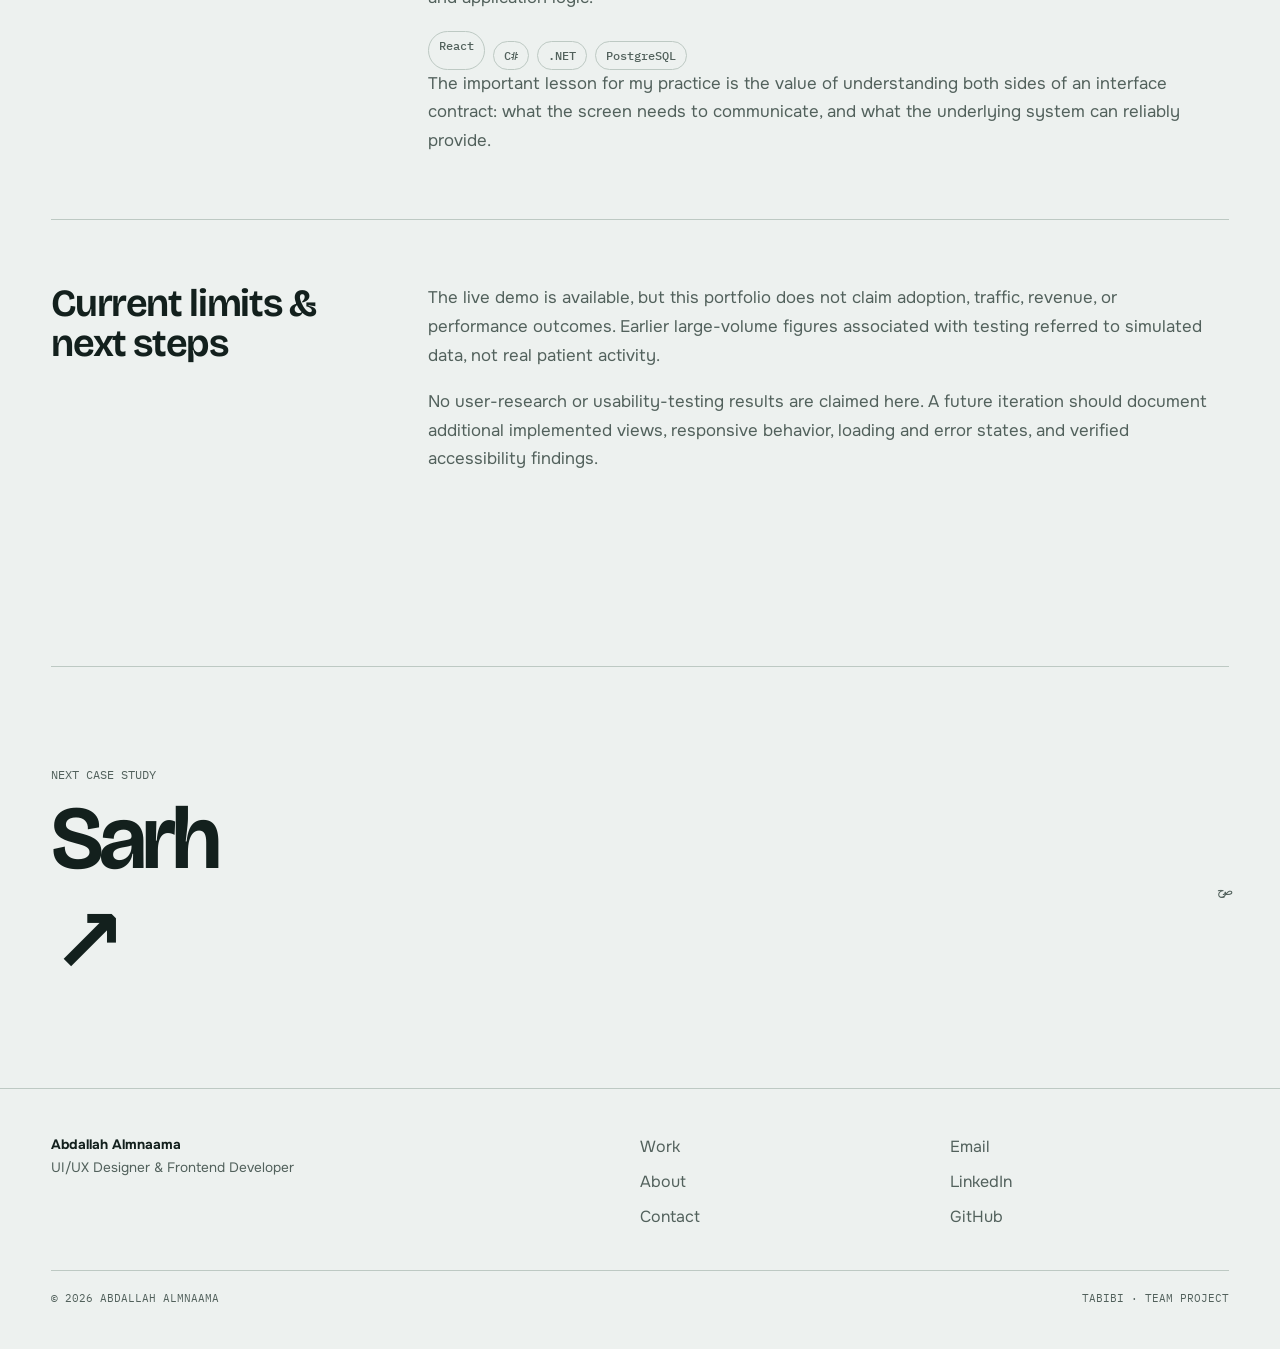
<file: projects/tabibi.html>
<!doctype html>
<html lang="en" data-theme="light">
<head>
  <meta charset="utf-8"><meta name="viewport" content="width=device-width, initial-scale=1">
  <title>Tabibi — Healthcare platform case study | Abdallah Almnaama</title>
  <meta name="description" content="Tabibi case study: frontend implementation and full-stack contributions to an Arabic-first healthcare platform using React, C#, .NET, and PostgreSQL.">
  <meta name="theme-color" content="#edf1ef"><link rel="canonical" href="https://abdallah4abood-spec.github.io/portfolio-UI-UX-Designer/projects/tabibi.html">
  <meta property="og:type" content="article"><meta property="og:title" content="Tabibi — Healthcare platform case study"><meta property="og:description" content="Reading the interface, responsibility boundaries, and implementation decisions behind Tabibi."><meta property="og:image" content="https://abdallah4abood-spec.github.io/portfolio-UI-UX-Designer/assets/og-image.png"><meta name="twitter:card" content="summary_large_image">
  <link rel="icon" href="../assets/favicon.svg" type="image/svg+xml"><link rel="preconnect" href="https://fonts.googleapis.com"><link rel="preconnect" href="https://fonts.gstatic.com" crossorigin>
  <link href="https://fonts.googleapis.com/css2?family=Bricolage+Grotesque:opsz,wght@12..96,500;12..96,600;12..96,700&family=IBM+Plex+Mono:wght@400;500&family=Noto+Sans+Arabic:wght@400;600;700&family=Onest:wght@400;500;600;700&display=swap" rel="stylesheet">
  <script>try{var t=localStorage.getItem('theme')||(matchMedia('(prefers-color-scheme: dark)').matches?'dark':'light');document.documentElement.dataset.theme=t}catch(e){}document.documentElement.classList.add('js')</script>
  <link rel="stylesheet" href="../css/style.css"><script src="../js/main.js" defer></script>
</head>
<body id="top">
  <a class="skip-link" href="#main">Skip to content</a>
  <header class="site-header"><div class="shell header-inner">
    <a class="brand" href="../index.html" aria-label="Abdallah Almnaama, home"><span class="brand-mark" aria-hidden="true">AA</span><span class="brand-copy"><strong>Abdallah Almnaama</strong><small>Designer + Frontend Developer</small></span></a>
    <nav class="site-nav" id="nav" aria-label="Primary navigation"><a href="../index.html#work" aria-current="true">Work</a><a href="../index.html#services">Services</a><a href="../index.html#process">Process</a><a href="../index.html#about">About</a><a href="../index.html#contact">Contact</a></nav>
    <button class="icon-button" id="theme" type="button" aria-label="Switch to dark theme" aria-pressed="false"><svg class="moon-icon" viewBox="0 0 24 24" aria-hidden="true"><path d="M20 14.5A8 8 0 0 1 9.5 4a8 8 0 1 0 10.5 10.5z"/></svg><svg class="sun-icon" viewBox="0 0 24 24" aria-hidden="true"><circle cx="12" cy="12" r="4"/><path d="M12 2v2M12 20v2M4.9 4.9l1.4 1.4M17.7 17.7l1.4 1.4M2 12h2M20 12h2M4.9 19.1l1.4-1.4M17.7 6.3l1.4-1.4"/></svg></button>
    <button class="icon-button menu-toggle" id="menu" type="button" aria-label="Open navigation" aria-expanded="false" aria-controls="nav"><svg viewBox="0 0 24 24" aria-hidden="true"><path d="M4 7h16M4 12h16M4 17h16"/></svg></button>
  </div></header>

  <main id="main">
    <article>
      <header class="shell case-hero">
        <p class="breadcrumb"><a href="../index.html#work">Selected work</a> / Healthcare platform</p>
        <div class="case-heading">
          <div><p class="eyebrow">Team project · Live product demo</p><h1>Tabibi</h1><p class="case-kicker">An Arabic-first healthcare interface that keeps discovery, comparison, and the next booking action in view.</p></div>
          <dl class="case-meta"><div><dt>My role</dt><dd>Co-Technical Lead &amp; Full-Stack Engineer</dd></div><div><dt>Primary focus</dt><dd>Frontend implementation</dd></div><div><dt>Technology</dt><dd>React, C#, .NET, PostgreSQL</dd></div><div><dt>Status</dt><dd>Live demo available</dd></div></dl>
        </div>
        <figure class="case-cover"><img src="../assets/projects/tabibi-doctors.webp" width="1440" height="1000" alt="Genuine public Tabibi doctors page in Arabic with search, specialty filters, doctor cards, prices, and booking buttons"><figcaption class="figure-caption"><span>Genuine capture from the public product demo</span><span>Arabic / RTL · desktop</span></figcaption></figure>
      </header>

      <div class="shell case-body">
        <section class="case-section"><h2>Context</h2><div class="case-content">
          <p>Tabibi is a health-services web platform built as a <strong>team project during a practical-training program</strong>. The public experience helps people browse doctors, understand essential professional information, and move toward booking.</p>
          <p>The interface shown here is not a reconstructed portfolio mockup. It is a capture of the running Arabic/RTL product, including its public doctor listings and demo content.</p>
          <div class="actions"><a class="button button--primary" href="https://tabibi-frontend.apps.taqat.academy/" target="_blank" rel="noopener">Open the live demo</a></div>
        </div></section>

        <section class="case-section"><h2>Responsibility boundary</h2><div class="case-content">
          <p>I served as Co-Technical Lead and worked <strong>primarily on frontend implementation</strong>. My contributions also included API endpoints, business logic, and database-schema work.</p>
          <ul><li>Translate product screens into responsive frontend interfaces.</li><li>Connect interface behavior with application data and API behavior.</li><li>Contribute to selected server-side endpoints, business logic, and schema decisions.</li></ul>
          <div class="boundary-note"><strong>Team attribution matters.</strong><p>I did not build the entire platform independently. Other team members contributed to the product, and this case study does not assign every visual or product decision to me.</p></div>
        </div></section>

        <section class="case-section"><h2>Reading the interface</h2><div class="case-content">
          <p>The public doctors page demonstrates several useful product decisions. These are observations about the implemented interface, not claims of measured user outcomes.</p>
          <div class="decision-list">
            <article class="decision"><span class="decision-index">A</span><div><h3>Discovery controls stay close to results</h3><p>Search and specialty controls sit directly above the listings, keeping the relationship between refining a query and seeing results spatially clear.</p></div></article>
            <article class="decision"><span class="decision-index">B</span><div><h3>Repeated cards support comparison</h3><p>Each card uses a consistent information sequence for specialty, experience, location, price, and availability. Repetition reduces the work of comparing one doctor with another.</p></div></article>
            <article class="decision"><span class="decision-index">C</span><div><h3>The primary action remains explicit</h3><p>A dedicated booking button appears within every result rather than hiding the next step inside a secondary menu.</p></div></article>
          </div>
        </div></section>

        <section class="case-section"><h2>Implementation notes</h2><div class="case-content">
          <p>The technology stack combines a React frontend with C#/.NET services and PostgreSQL. Working across those boundaries gave the frontend work a practical connection to data shape, API behavior, and application logic.</p>
          <ul class="pill-list" aria-label="Technology stack"><li>React</li><li>C#</li><li>.NET</li><li>PostgreSQL</li></ul>
          <p>The important lesson for my practice is the value of understanding both sides of an interface contract: what the screen needs to communicate, and what the underlying system can reliably provide.</p>
        </div></section>

        <section class="case-section"><h2>Current limits &amp; next steps</h2><div class="case-content">
          <p>The live demo is available, but this portfolio does not claim adoption, traffic, revenue, or performance outcomes. Earlier large-volume figures associated with testing referred to simulated data, not real patient activity.</p>
          <p>No user-research or usability-testing results are claimed here. A future iteration should document additional implemented views, responsive behavior, loading and error states, and verified accessibility findings.</p>
        </div></section>
      </div>
      <a class="shell next-project" href="sarh.html"><span>Next case study</span><strong>Sarh <span lang="ar" dir="rtl">صرح</span> ↗</strong></a>
    </article>
  </main>

  <footer class="site-footer"><div class="shell"><div class="footer-grid"><div><p><strong>Abdallah Almnaama</strong><br>UI/UX Designer &amp; Frontend Developer</p></div><ul class="footer-links" aria-label="Footer navigation"><li><a href="../index.html#work">Work</a></li><li><a href="../index.html#about">About</a></li><li><a href="../index.html#contact">Contact</a></li></ul><ul class="footer-links" aria-label="Social links"><li><a href="mailto:abdallah4abood@gmail.com">Email</a></li><li><a href="https://www.linkedin.com/in/abdallah-almnaama-7575a737b/" target="_blank" rel="noopener">LinkedIn</a></li><li><a href="https://github.com/abdallah4abood-spec" target="_blank" rel="noopener">GitHub</a></li></ul></div><div class="footer-bottom"><span>© <span id="year">2026</span> Abdallah Almnaama</span><span>Tabibi · Team project</span></div></div></footer>
</body>
</html>
</file>
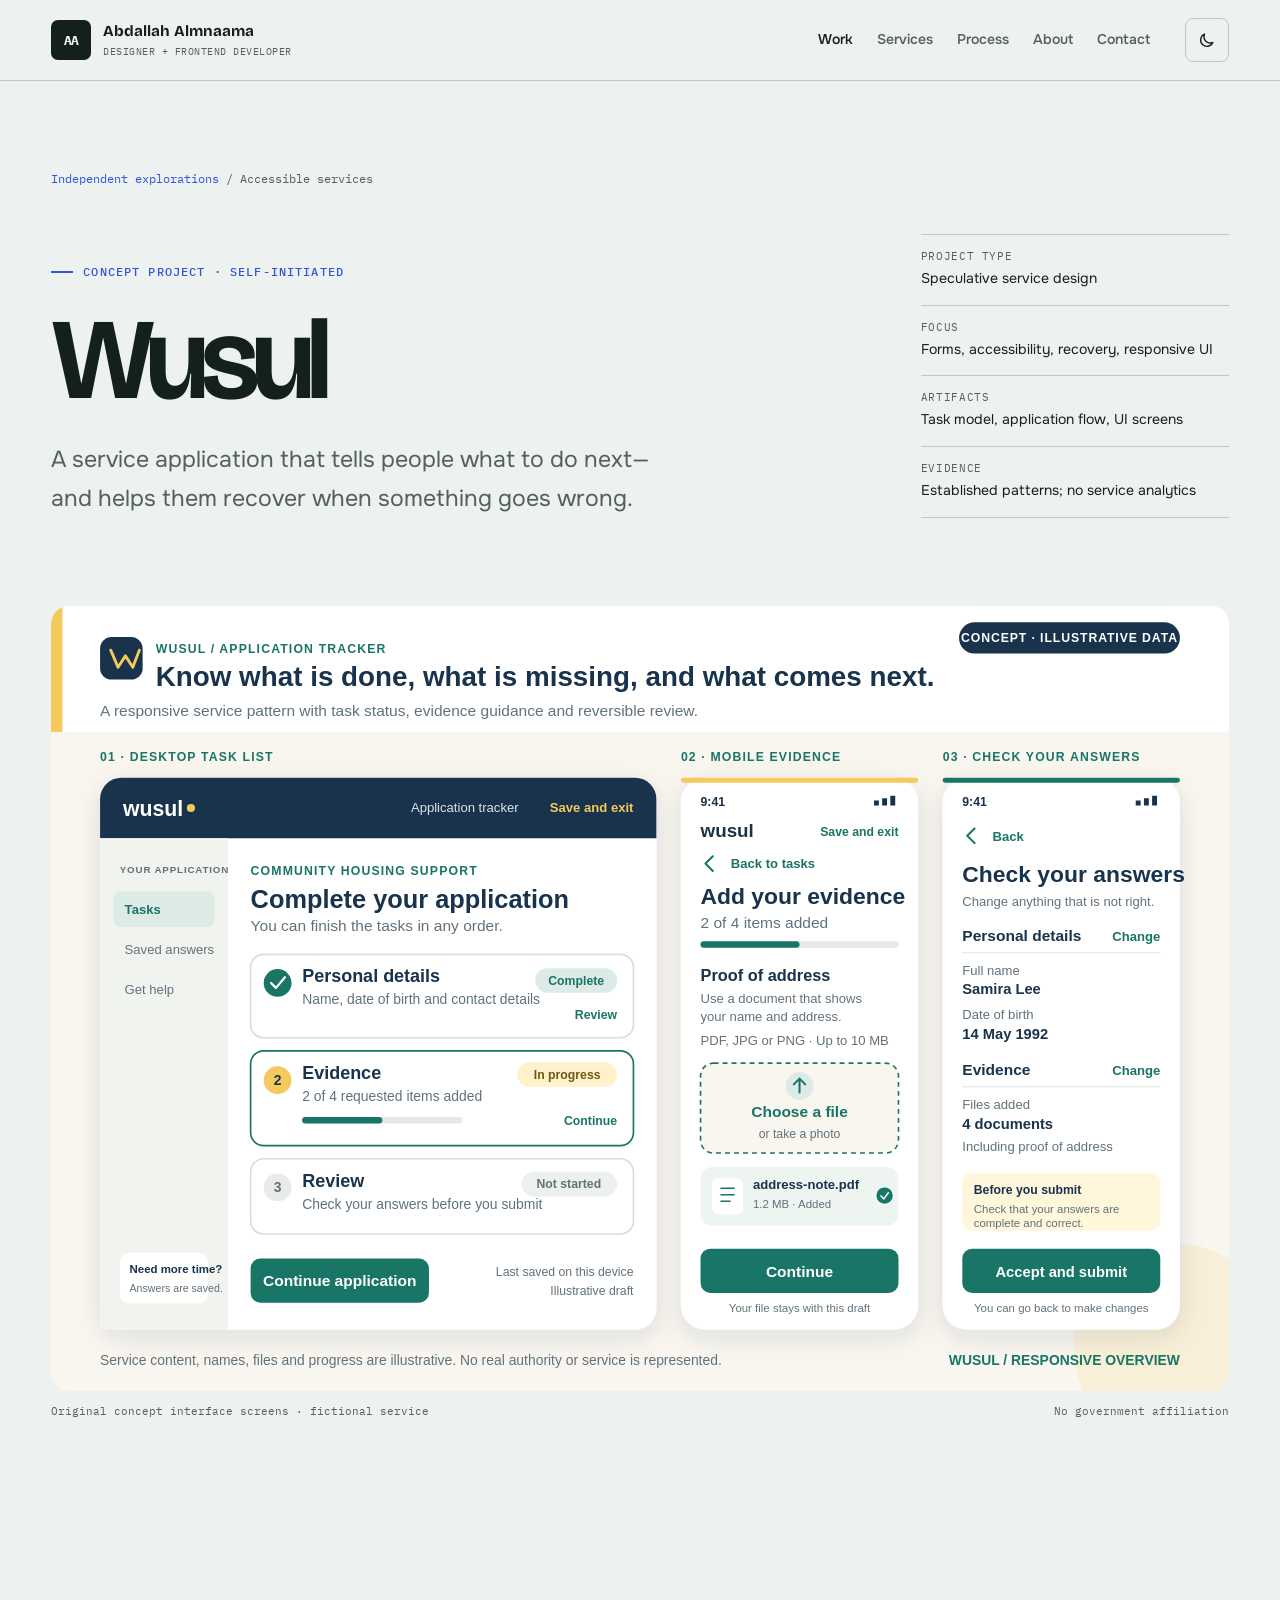
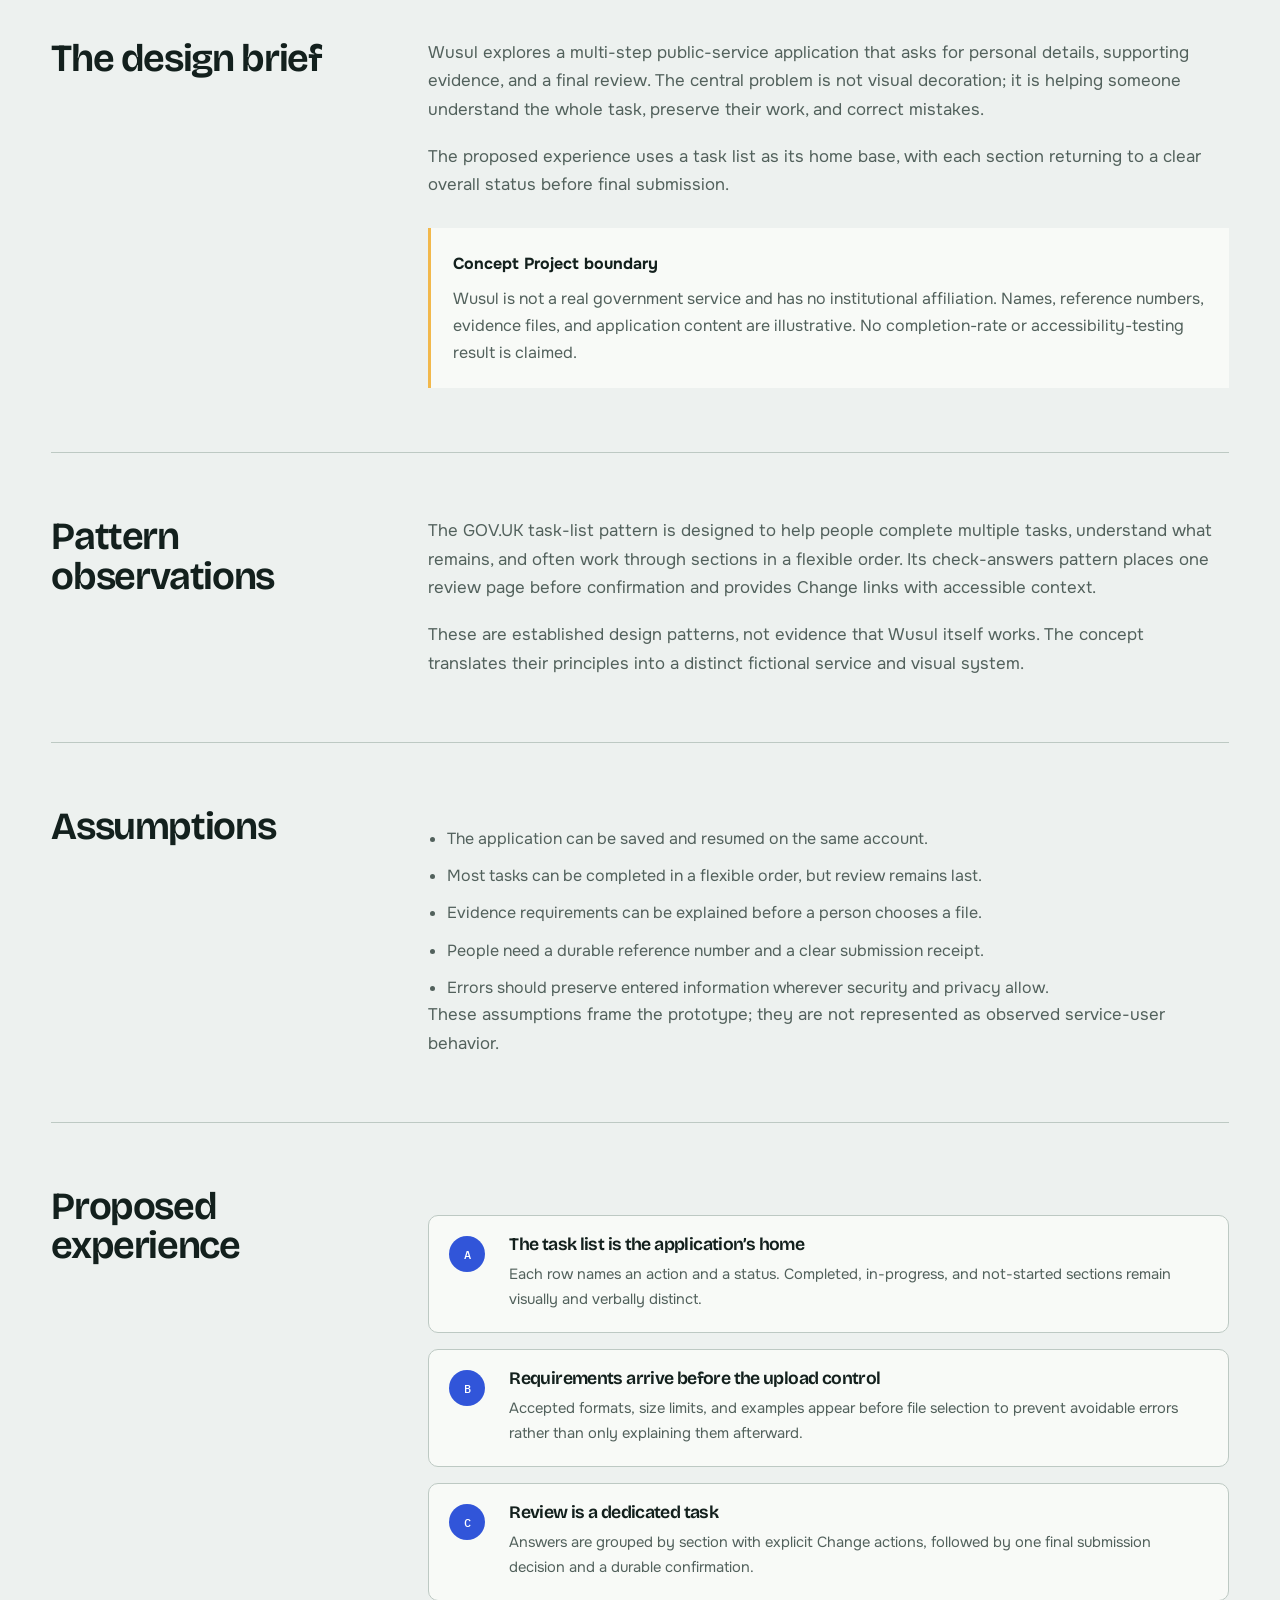
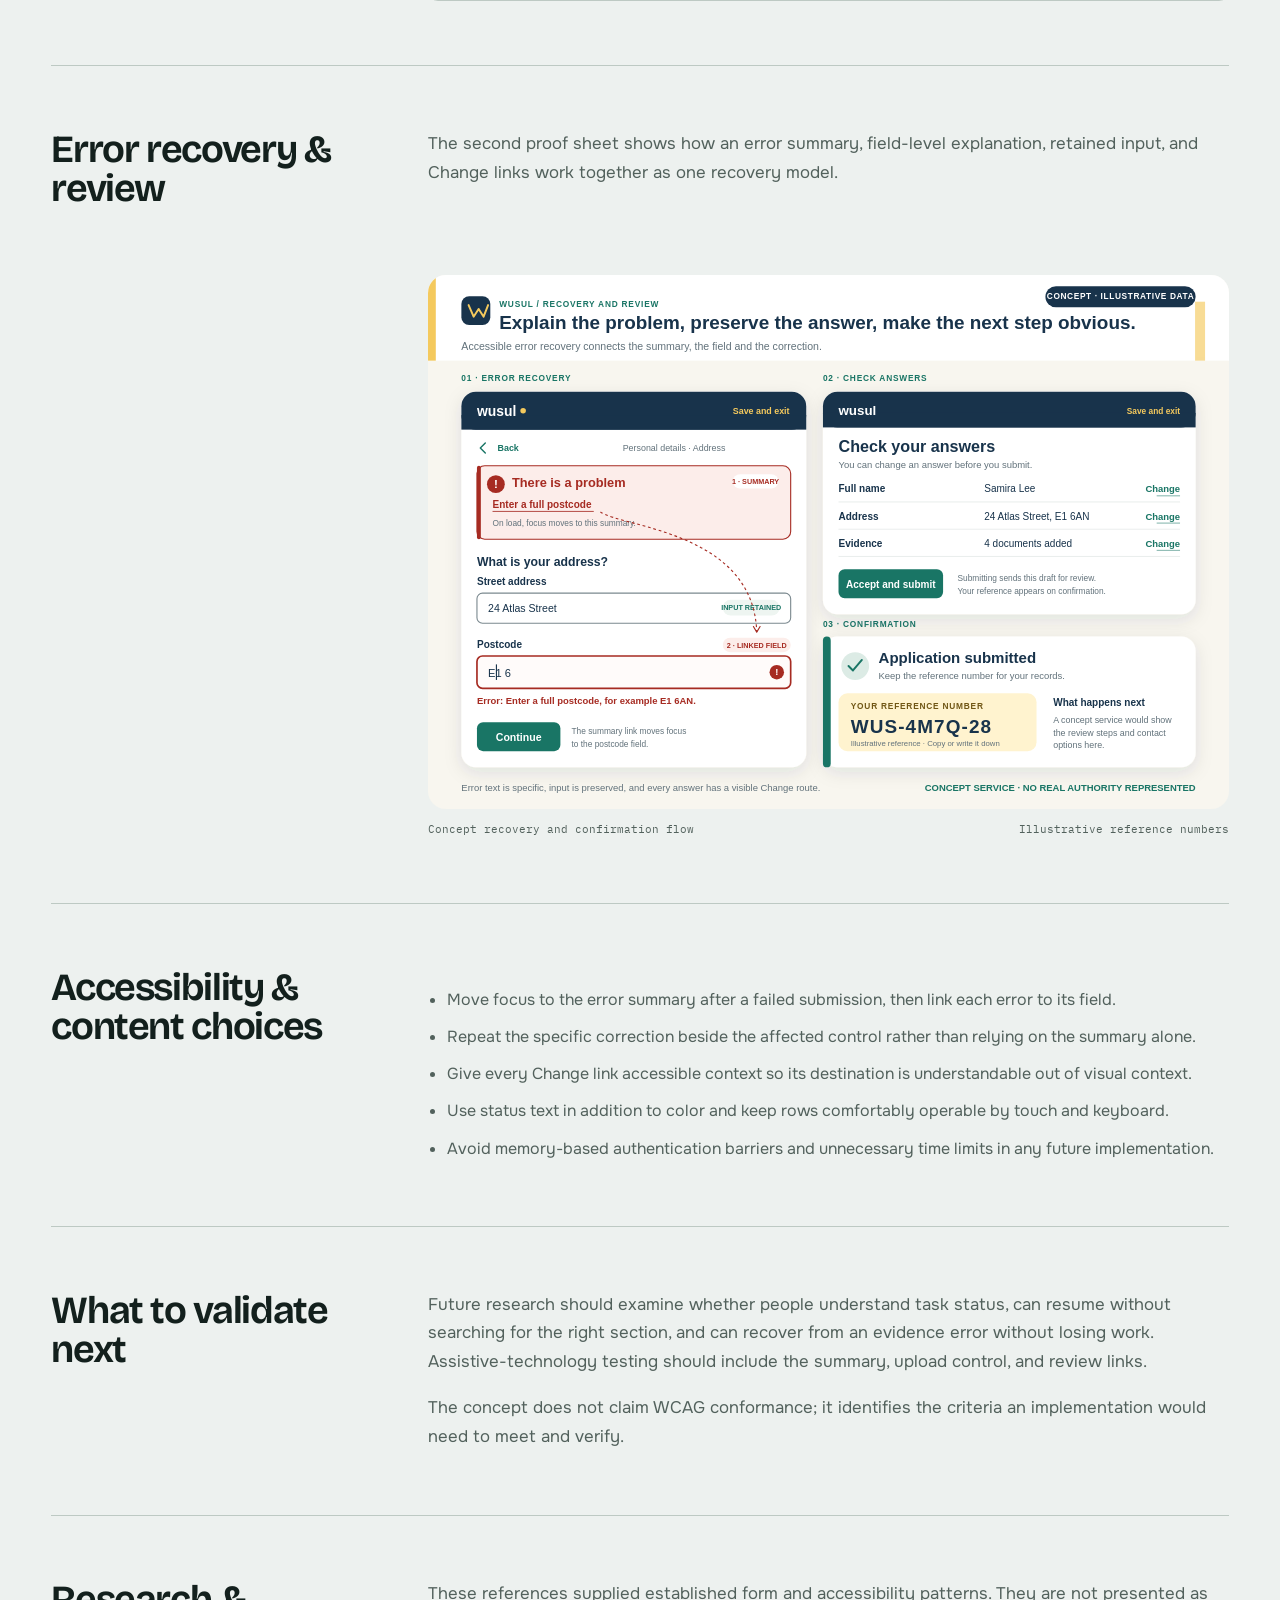
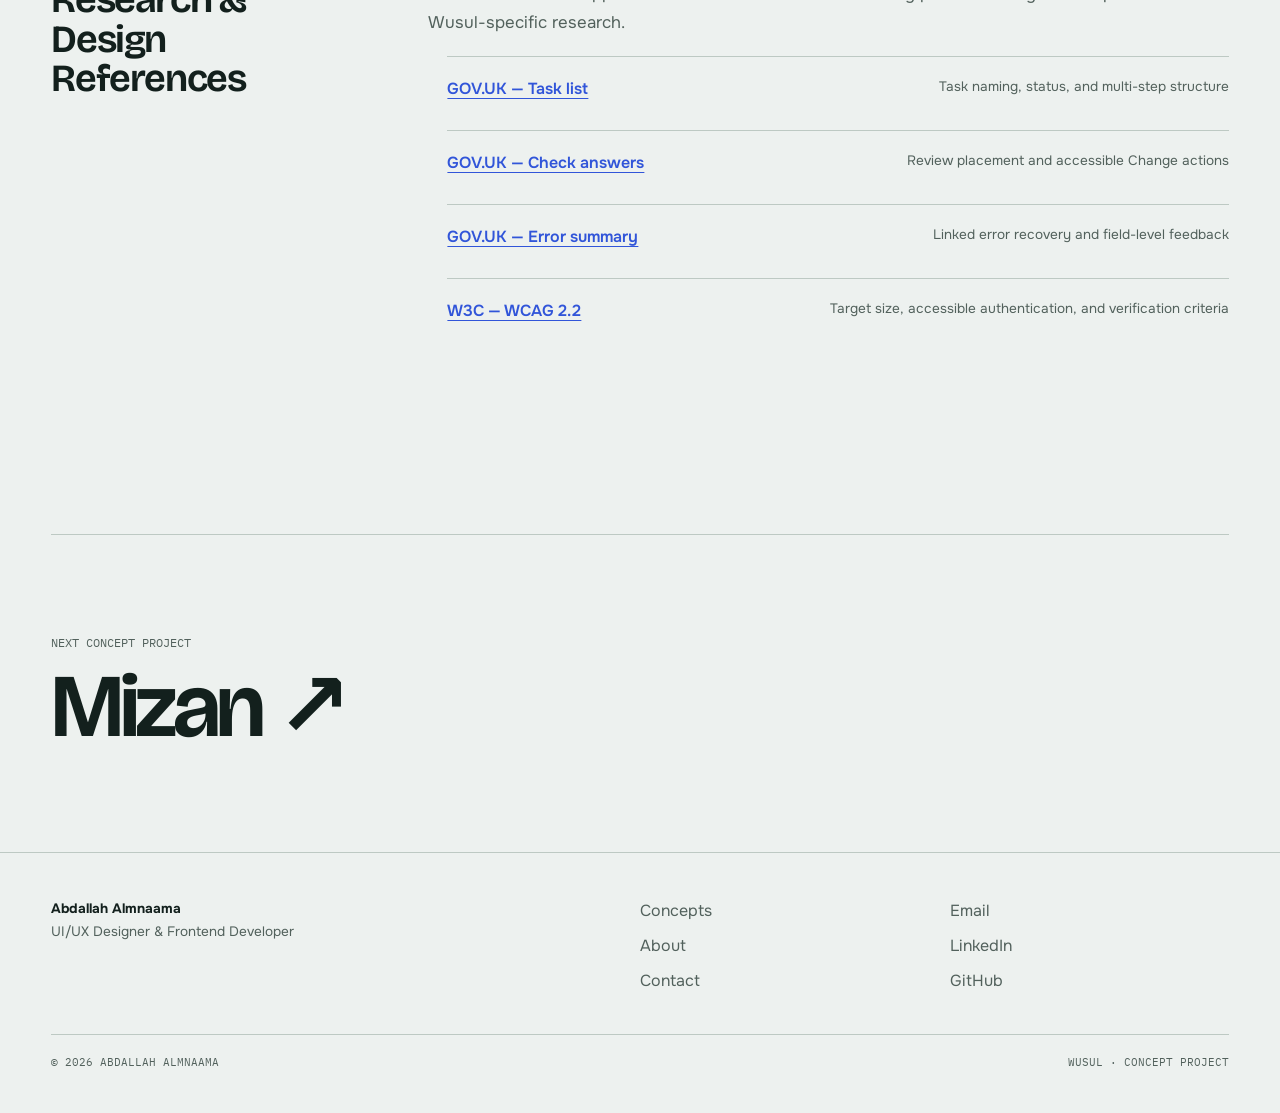
<file: projects/wusul.html>
<!doctype html>
<html lang="en" data-theme="light">
<head>
  <meta charset="utf-8"><meta name="viewport" content="width=device-width, initial-scale=1">
  <title>Wusul — Accessible service Concept Project | Abdallah Almnaama</title>
  <meta name="description" content="Wusul is a self-initiated Concept Project exploring accessible public-service applications, task lists, review pages, and error recovery.">
  <meta name="theme-color" content="#edf1ef"><link rel="canonical" href="https://abdallah4abood-spec.github.io/portfolio-UI-UX-Designer/projects/wusul.html">
  <meta property="og:type" content="article"><meta property="og:title" content="Wusul — Accessible service Concept Project"><meta property="og:description" content="An independent design exploration of clear tasks, answer review, and recoverable forms."><meta property="og:image" content="https://abdallah4abood-spec.github.io/portfolio-UI-UX-Designer/assets/og-image.png"><meta name="twitter:card" content="summary_large_image">
  <link rel="icon" href="../assets/favicon.svg" type="image/svg+xml"><link rel="preconnect" href="https://fonts.googleapis.com"><link rel="preconnect" href="https://fonts.gstatic.com" crossorigin>
  <link href="https://fonts.googleapis.com/css2?family=Bricolage+Grotesque:opsz,wght@12..96,500;12..96,600;12..96,700&family=IBM+Plex+Mono:wght@400;500&family=Noto+Sans+Arabic:wght@400;600;700&family=Onest:wght@400;500;600;700&display=swap" rel="stylesheet">
  <script>try{var t=localStorage.getItem('theme')||(matchMedia('(prefers-color-scheme: dark)').matches?'dark':'light');document.documentElement.dataset.theme=t}catch(e){}document.documentElement.classList.add('js')</script>
  <link rel="stylesheet" href="../css/style.css"><script src="../js/main.js" defer></script>
</head>
<body id="top">
  <a class="skip-link" href="#main">Skip to content</a>
  <header class="site-header"><div class="shell header-inner"><a class="brand" href="../index.html" aria-label="Abdallah Almnaama, home"><span class="brand-mark" aria-hidden="true">AA</span><span class="brand-copy"><strong>Abdallah Almnaama</strong><small>Designer + Frontend Developer</small></span></a><nav class="site-nav" id="nav" aria-label="Primary navigation"><a href="../index.html#work" aria-current="true">Work</a><a href="../index.html#services">Services</a><a href="../index.html#process">Process</a><a href="../index.html#about">About</a><a href="../index.html#contact">Contact</a></nav><button class="icon-button" id="theme" type="button" aria-label="Switch to dark theme" aria-pressed="false"><svg class="moon-icon" viewBox="0 0 24 24" aria-hidden="true"><path d="M20 14.5A8 8 0 0 1 9.5 4a8 8 0 1 0 10.5 10.5z"/></svg><svg class="sun-icon" viewBox="0 0 24 24" aria-hidden="true"><circle cx="12" cy="12" r="4"/><path d="M12 2v2M12 20v2M4.9 4.9l1.4 1.4M17.7 17.7l1.4 1.4M2 12h2M20 12h2M4.9 19.1l1.4-1.4M17.7 6.3l1.4-1.4"/></svg></button><button class="icon-button menu-toggle" id="menu" type="button" aria-label="Open navigation" aria-expanded="false" aria-controls="nav"><svg viewBox="0 0 24 24" aria-hidden="true"><path d="M4 7h16M4 12h16M4 17h16"/></svg></button></div></header>

  <main id="main"><article>
    <header class="shell case-hero">
      <p class="breadcrumb"><a href="../index.html#concepts">Independent explorations</a> / Accessible services</p>
      <div class="case-heading"><div><p class="eyebrow">Concept Project · Self-initiated</p><h1>Wusul</h1><p class="case-kicker">A service application that tells people what to do next—and helps them recover when something goes wrong.</p></div><dl class="case-meta"><div><dt>Project type</dt><dd>Speculative service design</dd></div><div><dt>Focus</dt><dd>Forms, accessibility, recovery, responsive UI</dd></div><div><dt>Artifacts</dt><dd>Task model, application flow, UI screens</dd></div><div><dt>Evidence</dt><dd>Established patterns; no service analytics</dd></div></dl></div>
      <figure class="case-cover"><img src="../assets/concepts/wusul-overview.svg" width="1440" height="960" alt="Wusul Concept Project desktop task list, mobile evidence upload, and check-your-answers screens"><figcaption class="figure-caption"><span>Original concept interface screens · fictional service</span><span>No government affiliation</span></figcaption></figure>
    </header>

    <div class="shell case-body">
      <section class="case-section"><h2>The design brief</h2><div class="case-content">
        <p>Wusul explores a multi-step public-service application that asks for personal details, supporting evidence, and a final review. The central problem is not visual decoration; it is helping someone understand the whole task, preserve their work, and correct mistakes.</p>
        <p>The proposed experience uses a task list as its home base, with each section returning to a clear overall status before final submission.</p>
        <div class="boundary-note"><strong>Concept Project boundary</strong><p>Wusul is not a real government service and has no institutional affiliation. Names, reference numbers, evidence files, and application content are illustrative. No completion-rate or accessibility-testing result is claimed.</p></div>
      </div></section>

      <section class="case-section"><h2>Pattern observations</h2><div class="case-content">
        <p>The GOV.UK task-list pattern is designed to help people complete multiple tasks, understand what remains, and often work through sections in a flexible order. Its check-answers pattern places one review page before confirmation and provides Change links with accessible context.</p>
        <p>These are established design patterns, not evidence that Wusul itself works. The concept translates their principles into a distinct fictional service and visual system.</p>
      </div></section>

      <section class="case-section"><h2>Assumptions</h2><div class="case-content">
        <ul><li>The application can be saved and resumed on the same account.</li><li>Most tasks can be completed in a flexible order, but review remains last.</li><li>Evidence requirements can be explained before a person chooses a file.</li><li>People need a durable reference number and a clear submission receipt.</li><li>Errors should preserve entered information wherever security and privacy allow.</li></ul>
        <p>These assumptions frame the prototype; they are not represented as observed service-user behavior.</p>
      </div></section>

      <section class="case-section"><h2>Proposed experience</h2><div class="case-content">
        <div class="decision-list">
          <article class="decision"><span class="decision-index">A</span><div><h3>The task list is the application’s home</h3><p>Each row names an action and a status. Completed, in-progress, and not-started sections remain visually and verbally distinct.</p></div></article>
          <article class="decision"><span class="decision-index">B</span><div><h3>Requirements arrive before the upload control</h3><p>Accepted formats, size limits, and examples appear before file selection to prevent avoidable errors rather than only explaining them afterward.</p></div></article>
          <article class="decision"><span class="decision-index">C</span><div><h3>Review is a dedicated task</h3><p>Answers are grouped by section with explicit Change actions, followed by one final submission decision and a durable confirmation.</p></div></article>
        </div>
      </div></section>

      <section class="case-section"><h2>Error recovery &amp; review</h2><div class="case-content">
        <p>The second proof sheet shows how an error summary, field-level explanation, retained input, and Change links work together as one recovery model.</p>
        <figure class="case-cover"><img src="../assets/concepts/wusul-flow.svg" width="1440" height="960" loading="lazy" alt="Wusul concept error summary, inline field error, check answers, and confirmation screens"><figcaption class="figure-caption"><span>Concept recovery and confirmation flow</span><span>Illustrative reference numbers</span></figcaption></figure>
      </div></section>

      <section class="case-section"><h2>Accessibility &amp; content choices</h2><div class="case-content">
        <ul><li>Move focus to the error summary after a failed submission, then link each error to its field.</li><li>Repeat the specific correction beside the affected control rather than relying on the summary alone.</li><li>Give every Change link accessible context so its destination is understandable out of visual context.</li><li>Use status text in addition to color and keep rows comfortably operable by touch and keyboard.</li><li>Avoid memory-based authentication barriers and unnecessary time limits in any future implementation.</li></ul>
      </div></section>

      <section class="case-section"><h2>What to validate next</h2><div class="case-content">
        <p>Future research should examine whether people understand task status, can resume without searching for the right section, and can recover from an evidence error without losing work. Assistive-technology testing should include the summary, upload control, and review links.</p>
        <p>The concept does not claim WCAG conformance; it identifies the criteria an implementation would need to meet and verify.</p>
      </div></section>

      <section class="case-section"><h2>Research &amp; Design References</h2><div class="case-content">
        <p>These references supplied established form and accessibility patterns. They are not presented as Wusul-specific research.</p>
        <ul class="reference-list">
          <li><a href="https://design-system.service.gov.uk/components/task-list/" target="_blank" rel="noopener">GOV.UK — Task list</a><span>Task naming, status, and multi-step structure</span></li>
          <li><a href="https://design-system.service.gov.uk/patterns/check-answers/" target="_blank" rel="noopener">GOV.UK — Check answers</a><span>Review placement and accessible Change actions</span></li>
          <li><a href="https://design-system.service.gov.uk/components/error-summary/" target="_blank" rel="noopener">GOV.UK — Error summary</a><span>Linked error recovery and field-level feedback</span></li>
          <li><a href="https://www.w3.org/TR/WCAG22/" target="_blank" rel="noopener">W3C — WCAG 2.2</a><span>Target size, accessible authentication, and verification criteria</span></li>
        </ul>
      </div></section>
    </div>
    <a class="shell next-project" href="mizan.html"><span>Next Concept Project</span><strong>Mizan ↗</strong></a>
  </article></main>
  <footer class="site-footer"><div class="shell"><div class="footer-grid"><div><p><strong>Abdallah Almnaama</strong><br>UI/UX Designer &amp; Frontend Developer</p></div><ul class="footer-links" aria-label="Footer navigation"><li><a href="../index.html#concepts">Concepts</a></li><li><a href="../index.html#about">About</a></li><li><a href="../index.html#contact">Contact</a></li></ul><ul class="footer-links" aria-label="Social links"><li><a href="mailto:abdallah4abood@gmail.com">Email</a></li><li><a href="https://www.linkedin.com/in/abdallah-almnaama-7575a737b/" target="_blank" rel="noopener">LinkedIn</a></li><li><a href="https://github.com/abdallah4abood-spec" target="_blank" rel="noopener">GitHub</a></li></ul></div><div class="footer-bottom"><span>© <span id="year">2026</span> Abdallah Almnaama</span><span>Wusul · Concept Project</span></div></div></footer>
</body>
</html>
</file>
<file: css/style.css>
:root {
  --bg: #edf1ef;
  --surface: #f8faf7;
  --surface-2: #e2e9e5;
  --ink: #13201d;
  --muted: #52615c;
  --line: #bdc9c3;
  --accent: #3155d9;
  --accent-hover: #2444b6;
  --on-accent: #ffffff;
  --amber: #f2b84b;
  --focus: #8757e6;
  --success: #176b4d;
  --shadow: 0 24px 70px rgba(19, 32, 29, .14);
  --display: "Bricolage Grotesque", "Noto Sans Arabic", system-ui, sans-serif;
  --body: "Onest", "Noto Sans Arabic", system-ui, sans-serif;
  --mono: "IBM Plex Mono", ui-monospace, monospace;
  --gutter: clamp(18px, 4vw, 56px);
  --section-space: clamp(76px, 10vw, 152px);
  --radius: 18px;
  color-scheme: light;
}

[data-theme="dark"] {
  --bg: #0d1618;
  --surface: #152225;
  --surface-2: #1d2d30;
  --ink: #edf4f0;
  --muted: #a9b8b2;
  --line: #34474a;
  --accent: #9aadff;
  --accent-hover: #bdc8ff;
  --on-accent: #111b49;
  --amber: #ffd078;
  --focus: #ffd078;
  --success: #7eddb6;
  --shadow: 0 24px 70px rgba(0, 0, 0, .34);
  color-scheme: dark;
}

*, *::before, *::after { box-sizing: border-box; }
* { margin: 0; }
html { scroll-padding-top: 96px; }
body {
  background: var(--bg);
  color: var(--ink);
  font: 400 1rem/1.7 var(--body);
  text-rendering: optimizeLegibility;
  -webkit-font-smoothing: antialiased;
  transition: background-color .2s ease, color .2s ease;
}
body, button, input { font-family: var(--body); }
img, svg { display: block; max-width: 100%; }
img { height: auto; }
a { color: inherit; text-underline-offset: .22em; }
button, a { -webkit-tap-highlight-color: transparent; }
button { color: inherit; }
p, li { max-width: 72ch; }
::selection { background: var(--amber); color: #13201d; }
:focus-visible { outline: 3px solid var(--focus); outline-offset: 4px; }

h1, h2, h3, h4 {
  font-family: var(--display);
  font-weight: 650;
  letter-spacing: -.035em;
  line-height: 1.02;
}
h1 { font-size: clamp(3.5rem, 8vw, 8rem); }
h2 { font-size: clamp(2.25rem, 4.8vw, 4.8rem); }
h3 { font-size: clamp(1.35rem, 2.2vw, 2rem); }
h4 { font-size: 1.1rem; }

.shell { width: min(calc(100% - 2 * var(--gutter)), 1440px); margin-inline: auto; }
.section { padding-block: var(--section-space); border-top: 1px solid var(--line); }
.section-head { display: grid; grid-template-columns: minmax(0, 4fr) minmax(0, 7fr); gap: 32px; align-items: end; margin-bottom: clamp(40px, 6vw, 80px); }
.section-head > div { min-width: 0; }
.section-head p { color: var(--muted); font-size: clamp(1.05rem, 1.5vw, 1.25rem); max-width: 54ch; }
.eyebrow {
  display: inline-flex;
  align-items: center;
  gap: 10px;
  margin-bottom: 22px;
  color: var(--accent);
  font: 500 .72rem/1.4 var(--mono);
  letter-spacing: .1em;
  text-transform: uppercase;
}
.eyebrow::before { content: ""; width: 22px; height: 2px; background: currentColor; }
.muted { color: var(--muted); }
.mono { font-family: var(--mono); }
.sr-only {
  position: absolute;
  width: 1px;
  height: 1px;
  padding: 0;
  margin: -1px;
  overflow: hidden;
  clip: rect(0, 0, 0, 0);
  white-space: nowrap;
  border: 0;
}
.skip-link { position: fixed; top: 12px; left: 12px; z-index: 100; transform: translateY(-180%); background: var(--surface); padding: 12px 18px; border: 2px solid var(--accent); }
.skip-link:focus { transform: none; }

.button {
  display: inline-flex;
  min-height: 48px;
  align-items: center;
  justify-content: center;
  gap: 10px;
  padding: 12px 20px;
  border: 1px solid var(--line);
  border-radius: 8px;
  background: var(--surface);
  color: var(--ink);
  font-weight: 600;
  line-height: 1.2;
  text-decoration: none;
  cursor: pointer;
  transition: transform .18s ease, background-color .18s ease, border-color .18s ease;
}
.button:hover { border-color: var(--ink); transform: translateY(-2px); }
.button--primary { background: var(--accent); border-color: var(--accent); color: var(--on-accent); }
.button--primary:hover { background: var(--accent-hover); border-color: var(--accent-hover); }
.button svg { width: 18px; height: 18px; }
.actions { display: flex; flex-wrap: wrap; gap: 12px; margin-top: 32px; }
.text-link { display: inline-flex; align-items: center; gap: 10px; color: var(--accent); font-weight: 650; text-decoration: none; }
.text-link::after { content: "↗"; transition: transform .18s ease; }
.text-link:hover::after { transform: translate(3px, -3px); }
.text-link--back::before { content: "←"; }
.text-link--back::after { content: none; }
.pill-list { display: flex; flex-wrap: wrap; gap: 8px; padding: 0; list-style: none; }
.pill-list li { padding: 5px 10px; border: 1px solid var(--line); border-radius: 999px; color: var(--muted); font: 500 .72rem/1.5 var(--mono); }

.site-header { position: sticky; top: 0; z-index: 50; background: color-mix(in srgb, var(--bg) 92%, transparent); border-bottom: 1px solid var(--line); backdrop-filter: blur(16px); }
.header-inner { display: flex; align-items: center; gap: 24px; min-height: 80px; }
.brand { display: inline-flex; align-items: center; gap: 12px; margin-right: auto; text-decoration: none; }
.brand-mark { display: grid; place-items: center; width: 40px; height: 40px; flex: 0 0 auto; border-radius: 7px; background: var(--ink); color: var(--bg); font: 700 .8rem var(--mono); letter-spacing: -.08em; }
.brand-copy { display: grid; line-height: 1.2; }
.brand-copy strong { font-family: var(--display); font-size: .95rem; }
.brand-copy small { margin-top: 4px; color: var(--muted); font: 400 .62rem var(--mono); text-transform: uppercase; letter-spacing: .05em; }
.site-nav { display: flex; align-items: center; gap: 2px; }
.site-nav a { position: relative; min-height: 44px; display: inline-flex; align-items: center; padding: 8px 11px; color: var(--muted); font-size: .88rem; font-weight: 550; text-decoration: none; }
.site-nav a:hover, .site-nav a[aria-current="true"], .site-nav a[aria-current="location"] { color: var(--ink); }
.site-nav a[aria-current="location"]::after { content: ""; position: absolute; left: 11px; right: 11px; bottom: 3px; height: 2px; background: var(--accent); }
.icon-button { display: grid; place-items: center; width: 44px; height: 44px; flex: 0 0 auto; border: 1px solid var(--line); border-radius: 8px; background: transparent; cursor: pointer; }
.icon-button svg { width: 19px; height: 19px; fill: none; stroke: currentColor; stroke-width: 1.8; stroke-linecap: round; stroke-linejoin: round; }
.menu-toggle { display: none; }
.sun-icon { display: none; }
[data-theme="dark"] .sun-icon { display: block; }
[data-theme="dark"] .moon-icon { display: none; }

.hero { display: grid; grid-template-columns: minmax(0, 5fr) minmax(0, 7fr); gap: clamp(24px, 4vw, 64px); align-items: center; min-height: min(850px, calc(100svh - 80px)); padding-block: clamp(48px, 6vw, 88px); }
.hero-copy { position: relative; z-index: 2; min-width: 0; }
.hero h1 { max-width: 7ch; font-size: clamp(4.3rem, 8.2vw, 8.4rem); line-height: .86; letter-spacing: -.065em; }
.hero h1 span { display: block; color: var(--accent); }
.hero-lede { margin-top: 32px; max-width: 43ch; color: var(--muted); font-size: clamp(1.05rem, 1.45vw, 1.25rem); }
.hero-lede strong { color: var(--ink); font-weight: 600; }
.hero-footnote { display: flex; align-items: center; gap: 10px; margin-top: 30px; color: var(--muted); font: 400 .7rem/1.5 var(--mono); text-transform: uppercase; letter-spacing: .04em; }
.hero-footnote::before { content: ""; width: 8px; height: 8px; border-radius: 50%; background: var(--success); box-shadow: 0 0 0 4px color-mix(in srgb, var(--success) 15%, transparent); }
.proof-stage { position: relative; min-width: 0; min-height: 650px; isolation: isolate; }
.proof-stage::before { content: ""; position: absolute; inset: 8% 2% 9% 12%; z-index: -1; border-radius: 22px; background: var(--accent); transform: rotate(3deg); }
.proof-sheet { position: absolute; overflow: hidden; border: 1px solid color-mix(in srgb, var(--ink) 24%, transparent); border-radius: 13px; background: #f8faf7; box-shadow: var(--shadow); }
.proof-sheet img { width: 100%; height: 100%; object-fit: cover; object-position: top left; }
.proof-sheet--main { inset: 2% 0 auto 6%; width: 88%; aspect-ratio: 1.25; transform: rotate(-2deg); animation: proof-in .7s cubic-bezier(.2,.8,.2,1) both; }
.proof-sheet--detail { right: -2%; bottom: 3%; width: 46%; aspect-ratio: .96; transform: rotate(4deg); animation: proof-in .7s .12s cubic-bezier(.2,.8,.2,1) both; }
.proof-label { position: absolute; left: 0; bottom: 10%; width: 44%; padding: 18px; border: 1px solid var(--ink); background: var(--amber); color: #13201d; transform: rotate(-3deg); box-shadow: 8px 8px 0 var(--ink); }
.proof-label strong { display: block; font: 650 1.15rem/1.2 var(--display); }
.proof-label span { display: block; margin-top: 8px; font: 500 .65rem/1.5 var(--mono); text-transform: uppercase; }
.proof-pin { position: absolute; top: 0; right: 4%; display: grid; place-items: center; width: 64px; height: 64px; border-radius: 50%; background: var(--ink); color: var(--bg); font: 500 .68rem var(--mono); transform: rotate(8deg); }
@keyframes proof-in { from { transform: translateY(22px) rotate(0); } }

.work-list { display: grid; gap: clamp(72px, 10vw, 140px); }
.project-feature { display: grid; grid-template-columns: minmax(0, 7fr) minmax(0, 4fr); gap: clamp(28px, 5vw, 76px); align-items: center; }
.project-feature:nth-child(even) { grid-template-columns: minmax(0, 4fr) minmax(0, 7fr); }
.project-feature:nth-child(even) .project-visual { order: 2; }
.project-visual { position: relative; min-width: 0; overflow: hidden; border-radius: var(--radius); background: var(--surface-2); }
.project-visual img { width: 100%; aspect-ratio: 1.35; object-fit: cover; object-position: top left; transition: transform .5s cubic-bezier(.2,.8,.2,1); }
.project-feature a:hover .project-visual img { transform: scale(1.018); }
.project-visual--tabibi { background: #dce9e5; }
.project-visual--sarh { background: #e3e8f4; }
.project-visual--khafif { background: #e6eee6; }
.project-index { display: block; margin-bottom: 24px; color: var(--muted); font: 400 .7rem var(--mono); text-transform: uppercase; letter-spacing: .08em; }
.project-copy h3 { font-size: clamp(2.4rem, 4.4vw, 4.8rem); }
.project-copy > p { margin-top: 20px; color: var(--muted); font-size: 1.05rem; }
.project-copy .pill-list { margin-top: 24px; }
.project-copy .text-link { margin-top: 28px; }
.project-status { display: inline-flex; align-items: center; gap: 8px; margin-top: 20px; color: var(--muted); font-size: .78rem; }
.project-status::before { content: ""; width: 6px; height: 6px; border-radius: 50%; background: var(--accent); }
.project-title-link { text-decoration: none; }

.concept-grid { display: grid; grid-template-columns: repeat(3, minmax(0, 1fr)); gap: clamp(18px, 2.5vw, 36px); }
.concept-card { min-width: 0; }
.concept-card > a { display: block; text-decoration: none; }
.concept-card .concept-visual { overflow: hidden; border-radius: 12px; background: var(--surface-2); }
.concept-card img { width: 100%; aspect-ratio: 3 / 2; object-fit: contain; transition: transform .4s ease; }
.concept-card a:hover img { transform: translateY(-5px); }
.concept-card .project-index { margin-top: 24px; margin-bottom: 10px; }
.concept-card h3 { font-size: clamp(1.8rem, 3vw, 3rem); }
.concept-card p { margin-top: 12px; color: var(--muted); }
.concept-card .text-link { margin-top: 18px; }
.concept-note { max-width: 700px; margin-bottom: 48px; padding: 18px 20px; border-left: 3px solid var(--accent); background: var(--surface); color: var(--muted); }

.service-list { border-top: 1px solid var(--line); }
.service-row { display: grid; grid-template-columns: minmax(110px, 2fr) minmax(0, 4fr) minmax(0, 5fr); gap: 24px; padding-block: 32px; border-bottom: 1px solid var(--line); }
.service-row .mono { color: var(--accent); font-size: .75rem; }
.service-row p { color: var(--muted); }

.process-list { display: grid; grid-template-columns: repeat(5, minmax(0, 1fr)); gap: 0; padding: 0; list-style: none; counter-reset: process; }
.process-list li { counter-increment: process; min-width: 0; padding: 24px 22px 24px 0; border-top: 2px solid var(--line); }
.process-list li::before { content: counter(process, decimal-leading-zero); display: block; margin-bottom: 46px; color: var(--accent); font: 500 .75rem var(--mono); }
.process-list h3 { font-size: 1.35rem; }
.process-list p { margin-top: 12px; color: var(--muted); font-size: .9rem; }

.about-grid { display: grid; grid-template-columns: minmax(0, 5fr) minmax(0, 6fr); gap: clamp(40px, 8vw, 120px); }
.about-copy > p { color: var(--muted); font-size: 1.1rem; }
.about-copy > p + p { margin-top: 20px; }
.capability-list { margin-top: 36px; border-top: 1px solid var(--line); }
.capability-list div { display: grid; grid-template-columns: 150px 1fr; gap: 20px; padding-block: 18px; border-bottom: 1px solid var(--line); }
.capability-list dt { font-weight: 650; }
.capability-list dd { color: var(--muted); }

.contact-panel { position: relative; overflow: hidden; padding: clamp(32px, 6vw, 88px); border-radius: 20px; background: #3155d9; color: #fff; }
.contact-panel::after { content: "AA"; position: absolute; right: -2%; bottom: -28%; color: rgba(255,255,255,.08); font: 700 clamp(14rem, 30vw, 32rem)/1 var(--display); letter-spacing: -.12em; pointer-events: none; }
.contact-panel > * { position: relative; z-index: 1; }
.contact-panel .eyebrow { color: #dbe2ff; }
.contact-panel h2 { max-width: 10ch; }
.contact-panel p { margin-top: 24px; color: #e3e8ff; font-size: 1.1rem; }
.contact-email { display: inline-block; margin-top: 36px; font: 600 clamp(1.15rem, 3vw, 2.5rem)/1.3 var(--display); overflow-wrap: anywhere; }
.contact-panel .button { background: #fff; border-color: #fff; color: #172456; }
.contact-panel .button:hover { background: #edf1ef; }
.contact-panel .actions { align-items: center; }
.copy-status { min-height: 1.5em; margin-top: 14px; font-size: .85rem; }

.site-footer { padding-block: 44px; border-top: 1px solid var(--line); }
.footer-grid { display: grid; grid-template-columns: 2fr 1fr 1fr; gap: 32px; }
.footer-grid p { color: var(--muted); font-size: .85rem; }
.footer-grid strong { color: var(--ink); }
.footer-links { display: grid; gap: 8px; padding: 0; list-style: none; }
.footer-links a { color: var(--muted); text-decoration: none; }
.footer-links a:hover { color: var(--ink); }
.footer-bottom { display: flex; justify-content: space-between; gap: 20px; margin-top: 40px; padding-top: 20px; border-top: 1px solid var(--line); color: var(--muted); font: 400 .68rem var(--mono); text-transform: uppercase; }

.case-hero { padding-block: clamp(48px, 7vw, 100px); }
.breadcrumb { margin-bottom: 48px; color: var(--muted); font: 400 .75rem var(--mono); }
.breadcrumb a { color: var(--accent); text-decoration: none; }
.case-heading { display: grid; grid-template-columns: minmax(0, 8fr) minmax(260px, 3fr); gap: 48px; align-items: end; }
.case-heading h1 { font-size: clamp(4rem, 9vw, 9rem); letter-spacing: -.065em; }
.case-heading .case-kicker { margin-top: 20px; color: var(--muted); font-size: clamp(1.1rem, 1.8vw, 1.5rem); max-width: 40ch; }
.case-meta { display: grid; gap: 0; }
.case-meta div { padding-block: 14px; border-top: 1px solid var(--line); }
.case-meta div:last-child { border-bottom: 1px solid var(--line); }
.case-meta dt { color: var(--muted); font: 400 .66rem var(--mono); text-transform: uppercase; letter-spacing: .06em; }
.case-meta dd { margin-top: 4px; font-size: .88rem; }
.case-cover { margin-top: clamp(44px, 7vw, 88px); }
.case-cover img { width: 100%; max-height: 900px; object-fit: cover; object-position: top; border-radius: var(--radius); }
.figure-caption { display: flex; justify-content: space-between; gap: 24px; margin-top: 12px; color: var(--muted); font: 400 .7rem/1.6 var(--mono); }
.case-body { padding-block: var(--section-space); }
.case-section { display: grid; grid-template-columns: minmax(180px, 3fr) minmax(0, 8fr); gap: clamp(28px, 6vw, 88px); padding-block: clamp(36px, 5vw, 64px); border-top: 1px solid var(--line); }
.case-section:first-child { border-top: 0; padding-top: 0; }
.case-section h2 { font-size: clamp(1.8rem, 3vw, 3rem); }
.case-section h3 { margin-top: 32px; font-size: 1.35rem; }
.case-section h3:first-child { margin-top: 0; }
.case-content { min-width: 0; }
.case-content > p + p { margin-top: 18px; }
.case-content > p { color: var(--muted); font-size: 1.05rem; }
.case-content > p strong { color: var(--ink); }
.case-content ul, .case-content ol { margin-top: 18px; padding-left: 1.2rem; color: var(--muted); }
.case-content li + li { margin-top: 10px; }
.case-content .pill-list { padding-left: 0; }
.evidence-grid { display: grid; grid-template-columns: repeat(2, minmax(0, 1fr)); gap: 20px; margin-top: 32px; }
.evidence-grid figure { min-width: 0; }
.evidence-grid img { width: 100%; border: 1px solid var(--line); border-radius: 10px; background: var(--surface); }
.evidence-grid figcaption { margin-top: 10px; color: var(--muted); font-size: .8rem; }
.decision-list { display: grid; gap: 16px; margin-top: 28px; }
.decision { display: grid; grid-template-columns: 44px 1fr; gap: 16px; padding: 20px; border: 1px solid var(--line); border-radius: 10px; background: var(--surface); }
.decision-index { display: grid; place-items: center; width: 36px; height: 36px; border-radius: 50%; background: var(--accent); color: var(--on-accent); font: 500 .72rem var(--mono); }
.decision h3 { margin: 0; font-size: 1.1rem; }
.decision p { margin-top: 8px; color: var(--muted); font-size: .92rem; }
.boundary-note { margin-top: 28px; padding: 22px; border-left: 3px solid var(--amber); background: var(--surface); }
.boundary-note strong { display: block; margin-bottom: 8px; }
.boundary-note p { color: var(--muted); }
.reference-list { display: grid; gap: 0; margin-top: 24px; padding: 0; list-style: none; }
.reference-list li { display: grid; grid-template-columns: minmax(0, 1fr) auto; gap: 20px; padding-block: 18px; border-top: 1px solid var(--line); }
.reference-list a { color: var(--accent); font-weight: 600; }
.reference-list span { color: var(--muted); font-size: .85rem; }
.next-project { display: block; padding-block: clamp(48px, 8vw, 100px); border-top: 1px solid var(--line); text-decoration: none; }
.next-project span { display: block; color: var(--muted); font: 400 .72rem var(--mono); text-transform: uppercase; }
.next-project strong { display: block; margin-top: 12px; font: 650 clamp(2.8rem, 7vw, 7rem)/1 var(--display); letter-spacing: -.05em; }
.next-project:hover strong { color: var(--accent); }

@media (max-width: 1100px) {
  .brand-copy small { display: none; }
  .hero { grid-template-columns: minmax(0, 5fr) minmax(0, 6fr); }
  .proof-stage { min-height: 560px; }
  .process-list { grid-template-columns: repeat(3, minmax(0, 1fr)); row-gap: 32px; }
}

@media (max-width: 860px) {
  .header-inner { min-height: 70px; gap: 12px; }
  .menu-toggle { display: none; }
  .js .menu-toggle { display: grid; }
  .site-nav { position: absolute; top: 70px; left: 0; right: 0; padding: 12px var(--gutter) 20px; border-bottom: 1px solid var(--line); background: var(--bg); }
  .js .site-nav { display: none; }
  .js .site-nav[data-open] { display: grid; }
  .site-nav a { min-height: 48px; border-bottom: 1px solid var(--line); }
  .hero { grid-template-columns: 1fr; min-height: 0; }
  .hero h1 { max-width: 8ch; }
  .proof-stage { min-height: 650px; margin-top: 24px; }
  .section-head, .about-grid, .case-heading { grid-template-columns: 1fr; }
  .section-head { align-items: start; }
  .project-feature, .project-feature:nth-child(even) { grid-template-columns: 1fr; }
  .project-feature:nth-child(even) .project-visual { order: 0; }
  .project-copy { max-width: 640px; }
  .concept-grid { grid-template-columns: 1fr 1fr; }
  .concept-card:last-child { grid-column: 1 / -1; max-width: calc(50% - 10px); }
  .service-row { grid-template-columns: 110px 1fr; }
  .service-row p { grid-column: 2; }
  .case-meta { margin-top: 12px; }
  .case-section { grid-template-columns: 1fr; }
  .case-section > h2 { max-width: 20ch; }
}

@media (max-width: 600px) {
  :root { --section-space: 76px; }
  .brand-copy strong { font-size: .85rem; }
  .hero { padding-top: 42px; }
  .hero h1 { font-size: clamp(4rem, 20vw, 6rem); }
  .hero-lede { margin-top: 24px; }
  .actions .button { flex: 1 1 auto; }
  .proof-stage { min-height: 470px; }
  .proof-sheet--main { left: 2%; width: 94%; }
  .proof-sheet--detail { width: 48%; right: -1%; }
  .proof-label { width: 52%; bottom: 4%; padding: 12px; }
  .proof-label strong { font-size: .9rem; }
  .proof-label span { font-size: .55rem; }
  .proof-pin { width: 48px; height: 48px; font-size: .55rem; }
  .concept-grid { grid-template-columns: 1fr; gap: 48px; }
  .concept-card:last-child { grid-column: auto; max-width: none; }
  .service-row { grid-template-columns: 1fr; gap: 10px; }
  .service-row p { grid-column: auto; }
  .process-list { grid-template-columns: 1fr; }
  .process-list li { padding-right: 0; }
  .process-list li::before { margin-bottom: 16px; }
  .capability-list div { grid-template-columns: 1fr; gap: 4px; }
  .contact-panel { border-radius: 12px; }
  .contact-panel .actions { align-items: stretch; }
  .footer-grid { grid-template-columns: 1fr 1fr; }
  .footer-grid > div:first-child { grid-column: 1 / -1; }
  .footer-bottom { flex-direction: column; }
  .case-heading h1 { font-size: clamp(3.7rem, 19vw, 6.5rem); }
  .figure-caption { flex-direction: column; gap: 4px; }
  .evidence-grid { grid-template-columns: 1fr; }
  .reference-list li { grid-template-columns: 1fr; gap: 4px; }
}

@media (prefers-reduced-motion: reduce) {
  html { scroll-behavior: auto; }
  *, *::before, *::after { animation: none !important; transition: none !important; }
}

@media (prefers-reduced-motion: no-preference) {
  html { scroll-behavior: smooth; }
}
</file>
